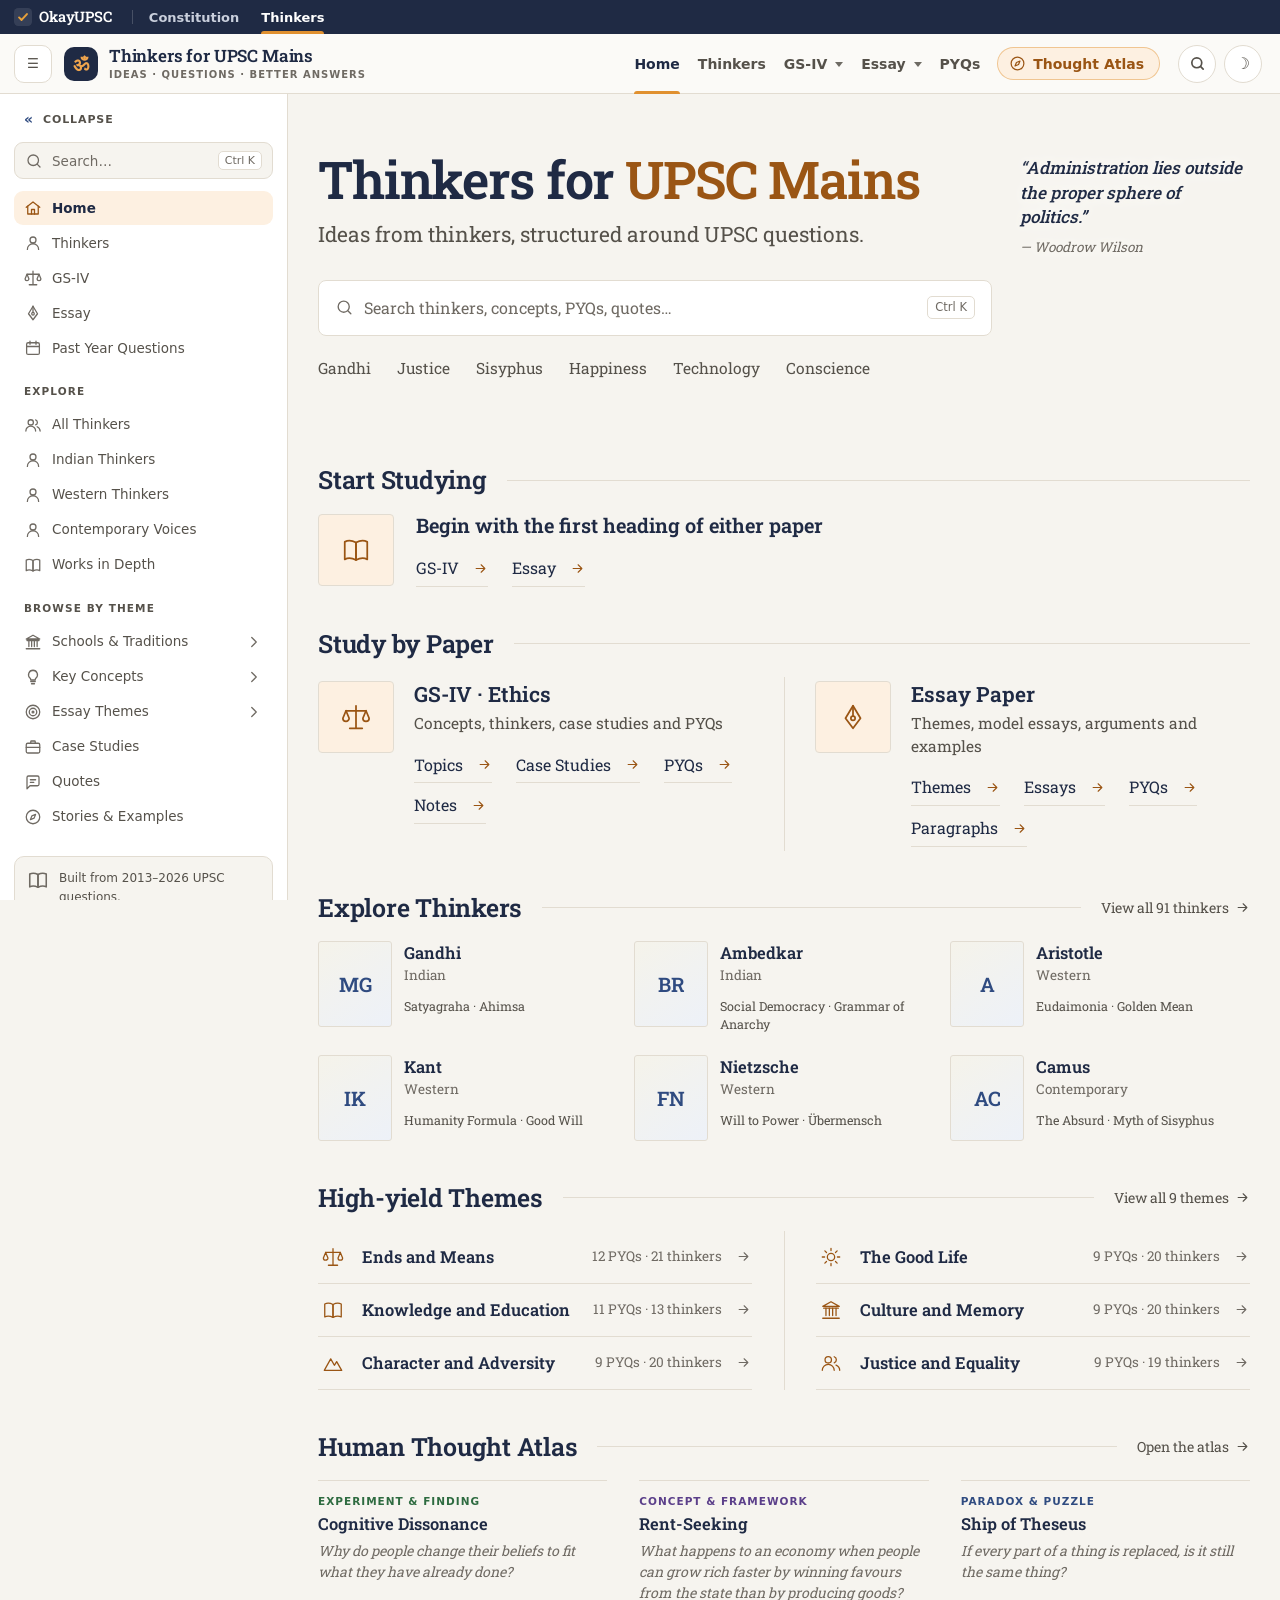
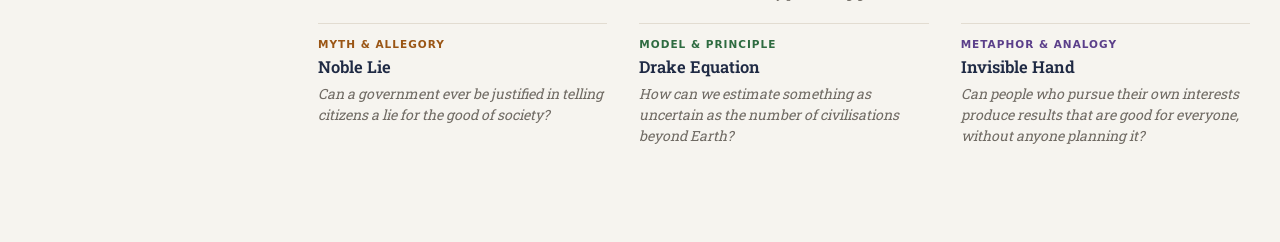
<file: index.html>
<!DOCTYPE html>
<html lang="en" data-theme="light">
<head>
<meta charset="utf-8">
<meta name="viewport" content="width=device-width, initial-scale=1">
<meta name="theme-color" content="#1F2A44">
<meta http-equiv="Cache-Control" content="no-store, no-cache, must-revalidate">
<meta http-equiv="Pragma" content="no-cache">
<meta http-equiv="Expires" content="0">
<title>Thinkers for UPSC Mains — Essay &amp; Ethics</title>
<meta name="description" content="Philosophers and thinkers asked in UPSC Essay and GS-IV Ethics, organised with core ideas, quotations and syllabus links.">
<!-- The app's logo: a simpler cut for browser tabs, the full one for phone home screens. -->
<link rel="icon" href="favicon-32.png" type="image/png" sizes="32x32">
<link rel="icon" href="favicon.svg" type="image/svg+xml">
<link rel="apple-touch-icon" href="apple-touch-icon.png">
<!-- Roboto Slab carries the headings and the reading text, as on the other two
     OkayUPSC sites. Both it and the Devanagari font come from fonts/. -->
<link rel="preload" href="fonts/roboto-slab-latin.woff2" as="font" type="font/woff2" crossorigin>
<!-- The stylesheet and scripts below are loaded with a fresh timestamp every visit,
     so an edited file is never served from a stale browser cache. -->
<script>
  document.write('<link rel="stylesheet" href="okay-ui.css?v=' + Date.now() + '">');
  document.write('<link rel="stylesheet" href="styles.css?v=' + Date.now() + '">');
</script>
<noscript><link rel="stylesheet" href="okay-ui.css"><link rel="stylesheet" href="styles.css"></noscript>
</head>
<body>

<a class="skip" href="#main">Skip to main content</a>
<nav class="ok-suite" aria-label="OkayUPSC">
  <a class="ok-home" href="https://okayupsc.com/"><svg viewBox="0 0 64 64" aria-hidden="true"><rect width="64" height="64" rx="15" fill="rgba(255,255,255,.1)"/><path d="M18 33.5l9 9 19-21" fill="none" stroke="#E8A13A" stroke-width="7" stroke-linecap="round" stroke-linejoin="round"/></svg>OkayUPSC</a>
  <span class="ok-sep" aria-hidden="true"></span>
  <a href="https://constitution.okayupsc.com/">Constitution</a>
  <a href="https://thinkers.okayupsc.com/" aria-current="page">Thinkers</a>
</nav>

<header class="topbar" id="topbar">
  <button class="icon-btn menu-btn" id="menuBtn" aria-label="Show or hide the navigation"
          aria-controls="sidebar" aria-expanded="true" title="Show or hide the navigation">&#9776;</button>
  <a class="brand" href="./" data-to="home|0|" title="Home">
    <div class="brand-mark">&#x0950;</div>
    <div class="brand-text">
      <h1>Thinkers for UPSC Mains</h1>
      <p>Ideas &middot; Questions &middot; Better answers</p>
    </div>
  </a>
  <!-- the sections, on a band that runs out to the right edge -->
  <div class="band">
    <nav class="topnav" id="topNav" aria-label="Sections"></nav>
    <button class="band-btn" id="searchBtn" aria-label="Search" aria-controls="searchBar"
            aria-expanded="false" title="Search (press /)">
      <svg width="17" height="17" viewBox="0 0 24 24" fill="none" stroke="currentColor" stroke-width="2.4" stroke-linecap="round">
        <circle cx="11" cy="11" r="7"></circle><path d="M20 20l-3.5-3.5"></path>
      </svg>
    </button>
    <button class="band-btn band-atlas" data-to="atlas|0|" aria-label="Human Thought Atlas" title="Human Thought Atlas">
      <svg width="18" height="18" viewBox="0 0 24 24" fill="none" stroke="currentColor" stroke-width="2" stroke-linecap="round" stroke-linejoin="round">
        <circle cx="12" cy="12" r="9"></circle><path d="m15.5 8.5-2 5-5 2 2-5z"></path>
      </svg>
    </button>
    <button class="band-btn" id="themeBtn" aria-label="Toggle theme" title="Toggle light / dark">&#9789;</button>
  </div>
  <div class="searchbar" id="searchBar">
    <div class="search-wrap">
      <svg width="16" height="16" viewBox="0 0 24 24" fill="none" stroke="currentColor" stroke-width="2.2" stroke-linecap="round">
        <circle cx="11" cy="11" r="7"></circle><path d="M20 20l-3.5-3.5"></path>
      </svg>
      <input id="search" type="search" placeholder="Search a thinker, idea, quote or theme…" autocomplete="off">
      <span class="kbd">Esc</span>
    </div>
  </div>
</header>

<div class="shell">
  <nav class="sidebar" id="sidebar">
    <button class="rail-btn" id="railBtn" aria-controls="sidebar" aria-expanded="true"
            title="Collapse the panel"><i>&laquo;</i><span>Collapse</span></button>
    <div id="viewNav"></div>
    <div class="side-label" id="catLabel">Schools &amp; Traditions</div>
    <div id="catNav"></div>
  </nav>

  <main class="main" id="main" tabindex="-1"></main>
</div>

<div class="overlay" id="overlay">
  <article class="sheet" id="sheet"></article>
</div>

<script>
  // async=false keeps them executing in this exact order.
  //
  // Locally we bust the cache on every load, so an edited file shows up on a
  // plain refresh. Once deployed that would be wasteful -- the data files are
  // well over a megabyte and never change between releases -- so a published
  // copy uses a fixed version instead and lets the browser cache properly.
  // Bump BUILD when the data files change.
  (function () {
    var BUILD = '2026-10-10e';
    var local = ['localhost', '127.0.0.1', '::1', ''].indexOf(location.hostname) !== -1
                || location.protocol === 'file:';
    var v = local ? Date.now() : BUILD;
    ['data.js', 'portraits.js', 'profiles.js',
     'works.js', 'worklab.js', 'covers.js', 'mcqs.js', 'answers.js', 'guides.js', 'essays.js','pyq.js', 'glossary.js', 'openouts.js', 'gs4pyq.js', 'gs4concepts.js', 'cases.js', 'gs4gloss.js', 'atlas.js', 'app.js'].forEach(function (f) {
      var s = document.createElement('script');
      s.src = f + '?v=' + v;
      s.async = false;
      document.head.appendChild(s);
    });
  })();
</script>
</body>
</html>
</file>
<file: okay-ui.css>
/* OkayUPSC: the look shared by okayupsc.com and its two study sites.

   Each site keeps a copy of this file next to its page. Edit the copy in the
   okayupsc repo only, then run `node tools/sync-ui.js` there to copy it into
   the Constitution and Thinkers sites.

   The file holds the colours, type, borders and shadows every site reads, and
   the navy suite bar at the top of every page that links the three sites.
   Each site maps its own variable names onto these.

   Dark mode follows the site's theme button where it has one (data-theme on
   <html>), and the phone's setting where it does not. */

/* Roboto Slab, served from each site's fonts folder so the app has it offline.
   One variable file holds every weight from 400 to 700. The latin-ext file
   carries the marks on transliterated words, such as ā, ṣ and ṇ. Licence:
   Apache 2.0, in fonts/LICENSE-roboto-slab.txt. */
@font-face {
  font-family: "Roboto Slab"; font-style: normal; font-weight: 400 700; font-display: swap;
  src: url("fonts/roboto-slab-latin-ext.woff2") format("woff2");
  unicode-range: U+0100-02BA, U+02BD-02C5, U+02C7-02CC, U+02CE-02D7, U+02DD-02FF, U+0304, U+0308, U+0329, U+1D00-1DBF, U+1E00-1E9F, U+1EF2-1EFF, U+2020, U+20A0-20AB, U+20AD-20C4, U+2113, U+2C60-2C7F, U+A720-A7FF;
}
@font-face {
  font-family: "Roboto Slab"; font-style: normal; font-weight: 400 700; font-display: swap;
  src: url("fonts/roboto-slab-latin.woff2") format("woff2");
  unicode-range: U+0000-00FF, U+0131, U+0152-0153, U+02BB-02BC, U+02C6, U+02DA, U+02DC, U+0304, U+0308, U+0329, U+2000-206F, U+20AC, U+2122, U+2191, U+2193, U+2212, U+2215, U+FEFF, U+FFFD;
}

:root {
  /* paper and ink */
  --ok-bg: #f6f4ef;            /* the page */
  --ok-surface: #ffffff;       /* cards and panels */
  --ok-surface-2: #fbfaf7;     /* the site header */
  --ok-sunk: #ece8df;          /* wells, inputs and quiet chips */
  --ok-ink: #1d1c1a;           /* body text */
  --ok-ink-2: #55514a;         /* secondary text */
  --ok-ink-3: #6f6a63;         /* captions and labels, 4.8:1 on the page */
  --ok-read-ink: #3a3835;      /* long reading text, a step softer than body ink */
  --ok-head: #1f2a44;          /* headings */
  --ok-line: #e2dcd1;
  --ok-line-2: #ece7de;

  /* the brand: navy for headings and the suite bar, saffron for rules,
     navy blue for links and the item you are on, saffron-brown for buttons */
  --ok-navy: #1f2a44;
  --ok-saffron: #e0902f;       /* rules and underlines, never small text */
  --ok-saffron-ink: #9a5514;   /* saffron as text: the captions over headings */
  --ok-saffron-soft: #fdf0e1;
  --ok-accent: #2f4b80;        /* links and the current item, 8.3:1 */
  --ok-accent-2: #4a6aa6;
  --ok-accent-soft: #edf1f8;
  --ok-cta: #a8501a;           /* filled buttons */
  --ok-cta-h: #8f4415;
  --ok-cta-ink: #ffffff;

  /* the suite bar, and the square mark beside each site's name */
  --ok-suite: #1f2a44;
  --ok-suite-ink: #c9cfdc;
  --ok-mark-bg: #1f2a44;
  --ok-mark-ink: #f0a54d;

  /* type: Roboto Slab for headings and reading, the system sans for menus,
     labels and buttons */
  --ok-serif: "Roboto Slab", Rockwell, Georgia, "Noto Serif", serif;
  --ok-sans: "Segoe UI", Inter, system-ui, -apple-system, Roboto, "Helvetica Neue", Arial, sans-serif;
  --ok-mono: "Cascadia Mono", "SF Mono", Consolas, "Liberation Mono", monospace;

  /* shape */
  --ok-r-sm: 8px;
  --ok-r: 12px;
  --ok-r-lg: 16px;
  --ok-r-mark: 10px;           /* the brand mark and the header's buttons */
  --ok-shadow: 0 1px 2px rgba(31, 26, 18, .05), 0 6px 22px rgba(31, 26, 18, .06);
  --ok-shadow-lg: 0 4px 12px rgba(31, 26, 18, .09), 0 24px 60px rgba(31, 26, 18, .14);

  /* the two bars at the top of every page */
  --ok-suite-h: 34px;
  --ok-header-h: 60px;
  --ok-suite-vis: 0px;         /* how much of the suite bar is on screen, set by each site's script */
}

@media (prefers-color-scheme: dark) {
  :root:not([data-theme="light"]) {
    --ok-bg: #16171a; --ok-surface: #1e2024; --ok-surface-2: #1b1d21; --ok-sunk: #121316;
    --ok-ink: #e8e6e1; --ok-ink-2: #b3afa7; --ok-ink-3: #8f8a82; --ok-head: #e6e8ef; --ok-read-ink: #dcd8d2;
    --ok-line: #2f3238; --ok-line-2: #26282d;
    --ok-saffron: #f0a54d; --ok-saffron-ink: #e8a55a; --ok-saffron-soft: #33261a;
    --ok-accent: #9fb5e3; --ok-accent-2: #bccbee; --ok-accent-soft: #212838;
    --ok-cta: #e8a55a; --ok-cta-h: #f0b672; --ok-cta-ink: #1b1a19;
    --ok-suite: #10141f; --ok-suite-ink: #aab3c5; --ok-mark-bg: #2a3553;
    --ok-shadow: 0 1px 2px rgba(0, 0, 0, .3), 0 6px 22px rgba(0, 0, 0, .28);
    --ok-shadow-lg: 0 4px 12px rgba(0, 0, 0, .4), 0 24px 60px rgba(0, 0, 0, .55);
  }
}
:root[data-theme="dark"] {
  --ok-bg: #16171a; --ok-surface: #1e2024; --ok-surface-2: #1b1d21; --ok-sunk: #121316;
  --ok-ink: #e8e6e1; --ok-ink-2: #b3afa7; --ok-ink-3: #8f8a82; --ok-head: #e6e8ef; --ok-read-ink: #dcd8d2;
  --ok-line: #2f3238; --ok-line-2: #26282d;
  --ok-saffron: #f0a54d; --ok-saffron-ink: #e8a55a; --ok-saffron-soft: #33261a;
  --ok-accent: #9fb5e3; --ok-accent-2: #bccbee; --ok-accent-soft: #212838;
  --ok-cta: #e8a55a; --ok-cta-h: #f0b672; --ok-cta-ink: #1b1a19;
  --ok-suite: #10141f; --ok-suite-ink: #aab3c5; --ok-mark-bg: #2a3553;
  --ok-shadow: 0 1px 2px rgba(0, 0, 0, .3), 0 6px 22px rgba(0, 0, 0, .28);
  --ok-shadow-lg: 0 4px 12px rgba(0, 0, 0, .4), 0 24px 60px rgba(0, 0, 0, .55);
}

/* ---------- the suite bar ----------
   A thin navy bar above each site's own header: OkayUPSC, then the two
   sites, with a saffron rule under the one you are on. It scrolls away with
   the page, and the site's header stays. */
.ok-suite {
  position: relative; z-index: 70;
  display: flex; align-items: center; gap: 2px;
  box-sizing: content-box;
  height: var(--ok-suite-h); padding: env(safe-area-inset-top, 0px) 10px 0;
  background: var(--ok-suite); color: var(--ok-suite-ink);
  font: 600 13px/1 var(--ok-sans);
  overflow-x: auto; scrollbar-width: none;
  -webkit-font-smoothing: antialiased;
}
.ok-suite::-webkit-scrollbar { display: none; }
.ok-suite a {
  position: relative; flex: none;
  display: inline-flex; align-items: center; gap: 7px;
  height: 100%; padding: 0 10px;
  color: inherit; text-decoration: none; white-space: nowrap;
  transition: color .15s ease;
}
.ok-suite a:hover { color: #fff; text-decoration: none; }
.ok-suite a:focus-visible { outline: 2px solid var(--ok-saffron); outline-offset: -4px; border-radius: 6px; }
.ok-suite a[aria-current="page"] { color: #fff; }
.ok-suite a[aria-current="page"]::after {
  content: ""; position: absolute; left: 10px; right: 10px; bottom: 0;
  height: 3px; border-radius: 3px 3px 0 0; background: var(--ok-saffron);
}
.ok-suite .ok-home { margin-right: 4px; padding-left: 4px; color: #fff; font: 600 14.5px/1 var(--ok-serif); letter-spacing: -.01em; }
.ok-suite .ok-home svg { width: 18px; height: 18px; flex: none; }
.ok-suite .ok-sep { flex: none; width: 1px; height: 14px; margin: 0 4px; background: rgba(255, 255, 255, .18); }

@media (prefers-reduced-motion: reduce) {
  .ok-suite a { transition: none; }
}
</file>
<file: styles.css>
/* ================= UPSC THINKERS — STYLES ================= */

/* The colours, type and shapes come from okay-ui.css, the look shared by the
   three OkayUPSC sites. The names below are this site's own, mapped onto it.
   Only what belongs to this site alone is set here. */
:root{
  --bg:var(--ok-bg);
  --bg-2:var(--ok-surface-2);
  --panel:var(--ok-surface);
  /* the brand gradient runs across both of these and carries white text, so it
     stays the same in either theme; --accent alone is too pale in dark mode */
  --brand-a:#2f4b80;
  --brand-b:#1f2a44;
  --ink:var(--ok-ink);
  --ink-2:var(--ok-ink-2);
  --ink-3:var(--ok-ink-3);
  --line:var(--ok-line);
  --line-2:var(--ok-line-2);
  --rail:var(--ok-surface);   /* the sidebar, a step lighter than the page */
  --accent:var(--ok-accent);
  --accent-2:var(--ok-accent-2);
  --accent-soft:var(--ok-accent-soft);
  --head:var(--ok-head);
  --saffron:var(--ok-saffron);
  --saffron-ink:var(--ok-saffron-ink);
  --saffron-soft:var(--ok-saffron-soft);
  --cta:var(--ok-cta);
  --cta-h:var(--ok-cta-h);
  --cta-ink:var(--ok-cta-ink);
  --hero:linear-gradient(180deg,#f3eee5,var(--ok-bg));
  --gold:#7d6a3c;
  --gold-soft:#f5f3ea;
  --shadow:var(--ok-shadow);
  --shadow-lg:var(--ok-shadow-lg);
  --radius:var(--ok-r);
  --serif:var(--ok-serif);
  --sans:var(--ok-sans);
  /* quotations are set in the sans so they stand apart from the serif reading */
  --quote:var(--ok-sans);
  --quote-ink:#2b2927;
  --sidebar-w:288px;
  --read:var(--ok-serif);
  --display:var(--ok-serif);
  --read-ink:var(--ok-read-ink);
  --band:var(--ok-navy);
  /* the masthead: the header paper every OkayUPSC site uses */
  --mast:var(--ok-surface-2);
  --mast-line:var(--ok-line);
  --mast-ink:var(--ok-ink-2);
  --mark-bg:var(--ok-mark-bg);
  --mark-ink:var(--ok-mark-ink);
}

html[data-theme="dark"]{
  --rail:#131316;      /* the sidebar, a step deeper than the page */
  --hero:linear-gradient(180deg,#1f1e1d,var(--ok-bg));
  --gold:#cbb47c;
  --gold-soft:#282318;
  --quote-ink:#eeeae4;
}

*{box-sizing:border-box;margin:0;padding:0}
html{scroll-behavior:smooth}
body{
  background:var(--bg);
  color:var(--ink);
  font-family:var(--sans);
  line-height:1.6;
  -webkit-font-smoothing:antialiased;
}
a{color:var(--accent);text-decoration:none}
button{font-family:inherit;cursor:pointer;border:none;background:none;color:inherit}
::selection{background:var(--accent);color:var(--panel)}

/* ---------------- Header ----------------
   A paper masthead: the page's own warm off-white, the name in navy at the
   left, the sections at the right with a saffron underline under the one you
   are in, and the Thought Atlas as a saffron pill of its own. The colour on the
   page comes from the pictures in the header bands below it. */
.topbar{
  position:sticky;top:0;z-index:60;
  display:flex;align-items:center;gap:12px;
  height:var(--ok-header-h);padding:0 0 0 14px;
  background:var(--mast);color:var(--head);
  border-bottom:1px solid var(--mast-line);
}
.skip{
  position:absolute;left:12px;top:-52px;z-index:90;
  padding:8px 14px;border-radius:8px;background:var(--band);color:#fff;
  font-size:13px;font-weight:600;transition:top .15s}
.skip:focus{top:12px}

.brand{display:flex;align-items:center;gap:11px;flex-shrink:0;min-width:0;color:inherit}
.brand:focus-visible{outline:2px solid var(--saffron);outline-offset:3px;border-radius:8px}
.brand-mark{
  width:34px;height:34px;border-radius:var(--ok-r-mark);flex-shrink:0;
  background:var(--mark-bg);color:var(--mark-ink);
  display:grid;place-items:center;
  font-family:var(--serif);font-size:19px;font-weight:700;line-height:1;
}
.brand-text h1{
  font:600 17px/1.1 var(--serif);letter-spacing:-.01em;
  color:var(--head);white-space:nowrap}
.brand-text p{
  font-size:10px;font-weight:600;color:var(--ink-3);letter-spacing:.1em;text-transform:uppercase;
  margin-top:3px;line-height:1.15;white-space:nowrap}

.band{
  position:relative;align-self:stretch;margin-left:auto;
  display:flex;align-items:center;gap:8px;
  padding:0 18px 0 24px;color:var(--head)}

.topnav{align-self:stretch;margin-right:6px}
.tn-list{display:flex;height:100%;list-style:none}
.tn{position:relative;display:flex}
.tn-btn{
  position:relative;display:flex;align-items:center;gap:8px;height:100%;
  padding:0 11px;font:600 14.5px/1 var(--sans);
  color:var(--mast-ink);white-space:nowrap;transition:color .15s}
.tn:hover .tn-btn,.tn:focus-within .tn-btn,.tn.open .tn-btn,.tn.on .tn-btn{color:var(--head)}
/* a saffron bar under the section you are in; a fainter one under the menu you are in */
.tn-btn::after{
  content:"";position:absolute;left:11px;right:11px;bottom:-1px;height:3px;
  border-radius:3px 3px 0 0;background:var(--saffron);opacity:0;transition:opacity .15s}
.tn:hover .tn-btn::after,.tn:focus-within .tn-btn::after,.tn.open .tn-btn::after{opacity:.5}
.tn.on .tn-btn::after{opacity:1}
.tn-btn:focus-visible{outline:2px solid var(--saffron);outline-offset:-8px;border-radius:10px}
/* the Thought Atlas: a saffron pill with a compass, set apart from the sections */
.tn-feature{align-items:center;margin:0 4px 0 8px}
.tn-feature .tn-btn{
  height:auto;gap:7px;padding:7px 15px 7px 11px;border-radius:20px;
  border:1px solid color-mix(in srgb,var(--saffron) 45%,transparent);background:var(--saffron-soft);color:var(--saffron-ink);font-weight:600}
.tn-feature .tn-btn .ic{width:17px;height:17px}
.tn-feature .tn-btn::after{display:none}
.tn-feature:hover .tn-btn,.tn-feature:focus-within .tn-btn{border-color:var(--saffron);color:var(--saffron-ink)}
.tn-feature.on .tn-btn{background:var(--cta);border-color:var(--cta);color:var(--cta-ink)}
.tn-feature .tn-btn:focus-visible{outline-offset:2px;border-radius:20px}
.tn-caret{
  width:0;height:0;margin-top:2px;opacity:.85;
  border-left:4px solid transparent;border-right:4px solid transparent;border-top:5px solid currentColor}

.dd{
  display:none;position:absolute;top:100%;left:0;z-index:80;
  min-width:300px;padding:6px;
  background:var(--panel);border:1px solid var(--line);border-top:3px solid var(--saffron);
  border-radius:0 0 var(--ok-r) var(--ok-r);box-shadow:var(--shadow-lg)}
.tn:last-child .dd{left:auto;right:0}
@media (hover:hover){ .topnav:not(.shut) .tn:hover > .dd{display:block} }
.topnav:not(.shut) .tn:focus-within > .dd,.tn.open > .dd{display:block}
.dd ul{list-style:none}
.dd-item{
  display:block;width:100%;text-align:left;padding:9px 12px;border-radius:8px;
  transition:background .12s}
.dd-item b{
  display:block;font-family:var(--sans);font-size:14.5px;font-weight:600;
  line-height:1.35;color:var(--ink)}
.dd-item span{display:block;margin-top:2px;font-size:12.5px;line-height:1.45;color:var(--ink-2)}
.dd-item:hover,.dd-item:focus-visible{background:var(--accent-soft)}
.dd-item:hover b,.dd-item:focus-visible b{color:var(--accent)}
.dd-item:focus-visible{outline:none;box-shadow:inset 0 0 0 2px var(--accent)}

.band-btn{
  width:38px;height:38px;border-radius:50%;display:grid;place-items:center;flex-shrink:0;
  border:1px solid var(--mast-line);background:var(--panel);color:var(--ink-2);font-size:16px;transition:.15s}
.band-btn:hover{background:var(--saffron-soft);border-color:var(--saffron);color:var(--saffron-ink)}
/* on a narrow screen the sections leave for the drawer, but the atlas keeps a button */
.band-atlas{display:none;border-color:color-mix(in srgb,var(--saffron) 50%,transparent);background:var(--saffron-soft);color:var(--saffron-ink)}
.band-btn:focus-visible{outline:2px solid var(--saffron);outline-offset:2px}

/* search drops out of the band's end, and stays open while it holds a query */
.searchbar{
  display:none;position:absolute;top:100%;right:14px;z-index:85;
  width:min(560px,calc(100vw - 28px));padding:10px;
  background:var(--panel);border:1px solid var(--line);border-top:0;
  border-radius:0 0 var(--ok-r) var(--ok-r);box-shadow:var(--shadow-lg)}
.searchbar.open{display:block}
.search-wrap{position:relative}
.search-wrap svg{position:absolute;left:13px;top:50%;transform:translateY(-50%);color:var(--ink-3)}
#search{
  width:100%;padding:10px 62px 10px 38px;
  border:1px solid var(--line);border-radius:10px;
  background:var(--panel);color:var(--ink);font-size:14px;
  transition:border-color .15s, box-shadow .15s;
}
#search:focus{outline:none;border-color:var(--accent);box-shadow:0 0 0 3px var(--accent-soft)}
#search::placeholder{color:var(--ink-3)}
.kbd{
  position:absolute;right:10px;top:50%;transform:translateY(-50%);
  font-size:11px;color:var(--ink-3);border:1px solid var(--line);
  border-radius:5px;padding:1px 6px;background:var(--bg);pointer-events:none;
}
.icon-btn{
  width:38px;height:38px;border-radius:10px;display:grid;place-items:center;
  border:1px solid var(--line);background:var(--panel);color:var(--ink-2);
  transition:.15s;flex-shrink:0;
}
.icon-btn:hover{border-color:var(--saffron);color:var(--saffron-ink)}

/* the menu button collapses the sidebar on a wide screen and opens the drawer
   on a narrow one, so one control means one thing: show me the navigation */
.menu-btn{display:grid}
.topbar .menu-btn{background:var(--panel);border-color:var(--mast-line);color:var(--ink-2)}
.topbar .menu-btn:hover{border-color:var(--saffron);color:var(--saffron-ink)}
.topbar .menu-btn:focus-visible{outline:2px solid var(--saffron);outline-offset:2px}

/* The band gives up air first, then the name steps back to its mark, and only
   then do the sections leave for the drawer, which already lists them all. */
@media (max-width:1340px){
  .tn-btn{padding:0 9px;font-size:14px}
  .tn-btn::after{left:9px;right:9px}
  .band{padding-left:16px}
}
@media (max-width:1260px) and (min-width:1001px){ .brand-text{display:none} }
@media (max-width:1000px){ .topnav{display:none} .band-atlas{display:grid} }

/* ---------------- Layout ---------------- */
.shell{display:flex;align-items:flex-start;max-width:1560px;margin:0 auto}

.sidebar{
  width:var(--sidebar-w);flex-shrink:0;
  position:sticky;top:var(--ok-header-h);
  height:calc(100vh - var(--ok-header-h) - var(--ok-suite-vis));overflow-y:auto;
  padding:12px 14px 40px;
  background:var(--rail);
  border-right:1px solid var(--line);
}
/* the panel's own control, where a reader looks for it */
.rail-btn{
  display:flex;align-items:center;gap:9px;width:100%;
  padding:6px 10px;margin-bottom:10px;border:0;border-radius:8px;
  background:none;color:var(--ink-3);cursor:pointer;
  font-family:var(--sans);font-size:11px;font-weight:700;
  letter-spacing:.9px;text-transform:uppercase;transition:.13s}
.rail-btn:hover{background:var(--line-2);color:var(--accent)}
.rail-btn:focus-visible{outline:2px solid var(--accent);outline-offset:1px}
.rail-btn i{font-style:normal;font-size:14px;line-height:1;color:var(--accent)}
/* the panel now sits on a deeper ground, so its small text steps up a shade */
.rail-btn,.sidebar .side-label,.sidebar .syl-no{color:var(--ink-2)}
@media (min-width:881px){
  html[data-side="off"] .rail-btn{justify-content:center;padding:8px 0}
  html[data-side="off"] .rail-btn span{display:none}
  html[data-side="off"] .sidebar{
    width:58px;padding-left:8px;padding-right:8px;overflow-x:hidden}
  html[data-side="off"] .nav-name,
  html[data-side="off"] .nav-count,
  html[data-side="off"] .side-label{display:none}
  html[data-side="off"] .nav-item{justify-content:center;padding:9px 0}
  html[data-side="off"] .nav-ico{width:auto;font-size:16px}
  html[data-side="off"] .syl-no{font-size:12px}
  html[data-side="off"] #catNav{
    margin-top:10px;padding-top:10px;border-top:1px solid var(--line)}
  html[data-side="off"] .nav-back .nav-ico{color:var(--accent)}
}
/* With the header band carrying the sections, a wide screen's sidebar keeps only
   the schools and traditions (and, inside a map, its headings). Below 1001px the
   band has no room for the sections, so the drawer goes on listing them. */
@media (min-width:1001px){
  .sidebar .nav-back{display:none}   /* .nav-item sets display later on */
  #catLabel{margin-top:4px}
  html[data-side="off"] #catNav{margin-top:0;padding-top:0;border-top:0}
}
.sidebar::-webkit-scrollbar{width:8px}
.sidebar::-webkit-scrollbar-thumb{background:var(--line);border-radius:4px}

.side-label{
  font-size:10.5px;font-weight:700;letter-spacing:1.1px;text-transform:uppercase;
  color:var(--ink-3);padding:0 10px;margin:18px 0 8px;
}
#viewNav > .side-label:first-child{margin-top:0}
.nav-item + .side-label{margin-top:18px}
.side-label:first-child{margin-top:0}

.nav-item{
  display:flex;align-items:center;gap:10px;width:100%;
  padding:8px 10px;border-radius:9px;text-align:left;
  font-size:13.5px;color:var(--ink-2);transition:.13s;margin-bottom:1px;
}
.nav-item:hover{background:var(--line-2);color:var(--ink)}
.nav-item.active{background:var(--saffron-soft);color:var(--head);font-weight:600}
.nav-item.active .nav-count{background:rgba(154,85,20,.12);color:var(--saffron-ink)}
html[data-theme="dark"] .nav-item.active .nav-count{background:rgba(232,165,90,.18)}
.nav-ico{font-size:15px;width:20px;text-align:center;flex-shrink:0}
.nav-name{flex:1;line-height:1.3}
.nav-count{
  font-size:11px;font-weight:600;padding:1px 7px;border-radius:20px;
  background:var(--line-2);color:var(--ink-2);flex-shrink:0;
}
/* the sidebar outside a map: line icons, the section you are in on a saffron
   wash, and three browse groups that fold open */
.nav-item > .ic.nav-ico{width:18px;height:18px;color:var(--ink-3)}
.nav-item.active > .ic.nav-ico{color:var(--saffron-ink)}
.nav-item.sub.active{background:none;color:var(--saffron-ink)}
.nav-chev{width:15px;height:15px;margin-left:auto;color:var(--ink-3);transition:transform .15s}
.nav-fold[aria-expanded="true"] .nav-chev{transform:rotate(90deg)}
.nav-kids{margin:2px 0 6px 19px;padding-left:10px;border-left:1px solid var(--line)}
.nav-kid{
  display:flex;align-items:baseline;justify-content:space-between;gap:8px;width:100%;
  padding:5px 8px;border:0;border-radius:7px;background:none;text-align:left;cursor:pointer;
  font:13px/1.4 var(--sans);color:var(--ink-2)}
.nav-kid:hover{background:var(--line-2);color:var(--ink)}
.nav-kid.on{color:var(--saffron-ink);font-weight:600}
.nav-kid i{font-style:normal;font-size:11px;color:var(--ink-3)}
.nav-kid:focus-visible,.side-search:focus-visible{outline:2px solid var(--saffron);outline-offset:1px}
.side-search{
  display:flex;align-items:center;gap:9px;width:100%;margin:0 0 12px;padding:8px 10px;
  border:1px solid var(--line);border-radius:9px;background:var(--bg);color:var(--ink-3);
  font:13.5px/1.2 var(--sans);text-align:left;cursor:pointer;transition:.13s}
.side-search:hover{border-color:var(--saffron)}
.side-search span{flex:1}
.side-search kbd{
  font:11px/1.4 var(--sans);padding:1px 6px;border:1px solid var(--line);border-radius:5px;
  background:var(--panel);color:var(--ink-3)}
.side-foot{
  display:flex;gap:10px;align-items:flex-start;margin:22px 0 0;padding:12px;
  border:1px solid var(--line);border-radius:10px;background:var(--bg)}
.side-foot .ic{width:22px;height:22px;color:var(--ink-3)}
.side-foot p{font:12px/1.55 var(--sans);color:var(--ink-2)}
@media (min-width:881px){
  html[data-side="off"] .side-search{justify-content:center;padding:8px 0}
  html[data-side="off"] .side-search span,
  html[data-side="off"] .side-search kbd,
  html[data-side="off"] .nav-chev,
  html[data-side="off"] .nav-kids,
  html[data-side="off"] .side-foot{display:none}
}

.main{flex:1;min-width:0;padding:26px 30px 80px}

/* ---------------- Section head + filters ---------------- */
.sec-head{margin-bottom:18px}
/* every page heading stands in ink blue behind a saffron rule; where a small
   label sits over it, the rule runs down beside both so they read as one */
.sec-head h3{
  font-family:var(--serif);font-size:23px;font-weight:600;letter-spacing:-.3px;
  color:var(--head);border-left:4px solid var(--saffron);padding-left:14px}
.sec-head p{color:var(--ink-2);font-size:14px;margin-top:3px;max-width:720px}

.chips{display:flex;gap:7px;flex-wrap:wrap;margin:14px 0 20px}
.chip{
  padding:5px 13px;border-radius:20px;font-size:12.5px;font-weight:500;
  border:1px solid var(--line);background:var(--panel);color:var(--ink-2);transition:.13s;
}
.chip:hover{border-color:var(--accent);color:var(--accent)}
.chip.on{background:var(--accent);border-color:var(--accent);color:var(--panel)}

/* ---------------- The front page ----------------
   A hero with the site search and a statue fading in from the right, then the
   reader's place, the two papers, six thinkers and the most-asked themes. The
   pictures are public-domain and CC0 photographs from Wikimedia Commons: Rodin's
   Thinker (National Gallery of Art), Aristotle (Palazzo Altemps) and a pen nib. */
.art-thinker{background-image:url("https://upload.wikimedia.org/wikipedia/commons/thumb/a/a1/Auguste_Rodin%2C_The_Thinker_%28Le_Penseur%29%2C_model_1880%2C_cast_1901%2C_NGA_1005.jpg/960px-Auguste_Rodin%2C_The_Thinker_%28Le_Penseur%29%2C_model_1880%2C_cast_1901%2C_NGA_1005.jpg")}
.art-aristotle{background-image:url("https://upload.wikimedia.org/wikipedia/commons/thumb/a/ae/Aristotle_Altemps_Inv8575.jpg/500px-Aristotle_Altemps_Inv8575.jpg")}
.art-pen{background-image:url("https://upload.wikimedia.org/wikipedia/commons/thumb/e/e7/Fountain_pen_nib_%28Unsplash%29.jpg/500px-Fountain_pen_nib_%28Unsplash%29.jpg")}

.ic{
  width:18px;height:18px;flex-shrink:0;fill:none;stroke:currentColor;stroke-width:1.7;
  stroke-linecap:round;stroke-linejoin:round}

.hero{
  --art:min(27%,330px);   /* the statue's strip at the right; the quote stands just left of it */
  position:relative;isolation:isolate;overflow:hidden;
  display:grid;grid-template-columns:minmax(0,1fr) 200px;gap:28px;align-items:start;
  margin:-26px -30px 0;padding:46px calc(var(--art) + 4px) 34px 30px;
  background:var(--hero);border-bottom:1px solid var(--line)}
/* multiply lets the photograph's grey ground take on the page's warm colour */
.hero-art{
  position:absolute;z-index:-1;top:0;right:0;bottom:0;width:calc(var(--art) + 70px);
  background-repeat:no-repeat;background-size:cover;background-position:50% 22%;
  -webkit-mask-image:linear-gradient(90deg,transparent 0,#000 40%);
          mask-image:linear-gradient(90deg,transparent 0,#000 40%);
  mix-blend-mode:multiply;opacity:.7;filter:sepia(.4) saturate(.85)}
.hero-body{min-width:0}
.hero-t{
  font-family:var(--read);font-size:clamp(30px,4.2vw,46px);font-weight:600;line-height:1.1;
  letter-spacing:-.6px;color:var(--head)}
.hero-s{
  font-family:var(--read);font-size:clamp(16px,1.6vw,19px);line-height:1.5;
  color:var(--ink-2);margin:10px 0 22px}
.hero-q{
  margin-top:14px;padding:0;border:0;background:none;text-align:left;cursor:pointer;
  font-family:var(--read);color:var(--ink-2)}
.hero-q q{display:block;font-style:italic;font-size:17px;line-height:1.5;color:var(--head)}
.hero-q span{display:block;margin-top:8px;font:500 12.5px/1.4 var(--sans);color:var(--ink-3)}
.hero-q:hover q{color:var(--saffron-ink)}
.hero-q:focus-visible{outline:2px solid var(--saffron);outline-offset:4px;border-radius:4px}

.hsearch{
  display:flex;align-items:center;gap:10px;max-width:720px;padding:5px 5px 5px 16px;
  background:var(--panel);border:1px solid var(--line);border-radius:12px;box-shadow:var(--shadow)}
.hsearch:focus-within{border-color:var(--saffron);box-shadow:0 0 0 3px var(--saffron-soft),var(--shadow)}
.hsearch > .ic{width:19px;height:19px;color:var(--ink-3)}
.hsearch input{
  flex:1;min-width:0;border:0;outline:0;background:none;color:var(--ink);
  font:15px/1.4 var(--sans);padding:10px 0}
.hsearch input::placeholder{color:var(--ink-3)}
.hsearch input::-webkit-search-cancel-button{cursor:pointer}

.hero-pop{display:flex;flex-wrap:wrap;align-items:center;gap:8px;margin-top:16px;max-width:720px}
.hero-pop > span{font:600 12.5px/1 var(--sans);color:var(--ink-2);margin-right:2px}
.pop{
  padding:6px 12px;border:1px solid var(--line);border-radius:7px;background:var(--panel);
  font:500 12.5px/1.2 var(--sans);color:var(--ink-2);cursor:pointer;transition:.13s}
.pop:hover{border-color:var(--saffron);background:var(--saffron-soft);color:var(--saffron-ink)}

/* the two buttons of the page: a filled one to go, an outlined one to explore */
.cta{
  display:inline-flex;align-items:center;justify-content:center;gap:8px;padding:10px 20px;
  border:0;border-radius:9px;background:var(--cta);color:var(--cta-ink);
  font:600 14px/1.2 var(--sans);white-space:nowrap;cursor:pointer;transition:.15s}
.cta:hover{background:var(--cta-h)}
.obtn{
  display:inline-flex;align-items:center;gap:8px;padding:9px 16px;
  border:1px solid var(--saffron);border-radius:9px;background:var(--saffron-soft);color:var(--saffron-ink);
  font:600 13.5px/1.2 var(--sans);white-space:nowrap;cursor:pointer;transition:.15s}
.obtn:hover{background:var(--saffron);color:var(--band)}
.cta .ic,.obtn .ic,.hb-link .ic{width:16px;height:16px}
.cta:focus-visible,.obtn:focus-visible,.pop:focus-visible,.hb-link:focus-visible,
.tcard:focus-visible,.topic:focus-visible,.srow:focus-visible{outline:2px solid var(--saffron);outline-offset:2px}

.home{max-width:1240px}
.hblock{margin-top:28px}
.hb-head{display:flex;align-items:flex-end;justify-content:space-between;gap:16px;margin-bottom:14px}
.hb-t{
  font-family:var(--read);font-size:21px;font-weight:600;line-height:1.25;color:var(--head);
  border-left:4px solid var(--saffron);padding-left:12px}
.hb-t small{margin-left:6px;font:600 12px/1 var(--sans);color:var(--ink-3);vertical-align:middle}
.hb-s{font-family:var(--read);font-size:14px;line-height:1.5;color:var(--ink-2);margin-top:5px;padding-left:16px}
.hb-link{
  display:inline-flex;align-items:center;gap:6px;padding:4px 0;border:0;background:none;
  font:600 13px/1.3 var(--sans);color:var(--accent);white-space:nowrap;cursor:pointer}
.hb-link:hover{color:var(--saffron-ink)}

.cont{
  display:grid;grid-template-columns:112px minmax(0,1fr) auto;align-items:center;gap:20px;
  padding:14px 20px 14px 14px;background:var(--panel);border:1px solid var(--line);
  border-radius:12px;box-shadow:var(--shadow)}
.cont-art{
  width:112px;height:84px;border-radius:8px;background-color:var(--line-2);
  background-size:cover;background-position:center 28%;filter:sepia(.2)}
.cont-t{display:flex;align-items:center;flex-wrap:wrap;gap:6px 10px}
.cont-t b{font-family:var(--read);font-size:19px;font-weight:600;line-height:1.3;color:var(--head)}
.cont-tag{
  font:600 11.5px/1 var(--sans);color:var(--saffron-ink);background:var(--saffron-soft);
  border-radius:6px;padding:5px 9px}
.cont-w{font-family:var(--read);font-size:14px;line-height:1.5;color:var(--ink-2);margin-top:4px}
.cont-bar{height:6px;max-width:520px;margin-top:12px;border-radius:6px;background:var(--line-2);overflow:hidden}
.cont-bar i{display:block;height:100%;border-radius:6px;background:var(--saffron)}
.cont-n{display:flex;justify-content:space-between;gap:12px;max-width:520px;margin-top:6px;font:500 12px/1.4 var(--sans);color:var(--ink-3)}
.cont-n b{color:var(--ink-2)}
.cont-go{display:flex;flex-wrap:wrap;gap:8px}

.pcards{display:grid;grid-template-columns:repeat(auto-fit,minmax(min(100%,380px),1fr));gap:18px}
.pcard{
  position:relative;isolation:isolate;overflow:hidden;
  display:flex;flex-direction:column;align-items:flex-start;padding:22px 24px;
  background:var(--panel);border:1px solid var(--line);border-radius:12px;box-shadow:var(--shadow)}
.pcard-art{
  position:absolute;z-index:-1;top:0;right:0;width:48%;height:132px;
  background-size:cover;background-position:center 30%;
  -webkit-mask-image:radial-gradient(ellipse 100% 100% at 100% 0,#000 35%,transparent 80%);
          mask-image:radial-gradient(ellipse 100% 100% at 100% 0,#000 35%,transparent 80%);
  mix-blend-mode:multiply;opacity:.5;filter:sepia(.35)}
.pcard-h{display:flex;gap:16px;align-items:flex-start;max-width:72%}
.pcard-ico{
  flex:0 0 auto;width:52px;height:52px;border-radius:11px;display:grid;place-items:center;
  background:var(--saffron-soft);color:var(--saffron-ink)}
.pcard-ico .ic{width:26px;height:26px}
.pcard h4{font-family:var(--read);font-size:23px;font-weight:600;line-height:1.2;color:var(--head)}
.pcard-h p{font-family:var(--read);font-size:14.5px;line-height:1.5;color:var(--ink-2);margin-top:5px}
/* where each paper's material lives: plain named links, a quiet tile each */
.pcard-links{display:grid;grid-template-columns:repeat(2,minmax(0,1fr));gap:10px;width:100%;margin-top:22px}
.pcard-links button{
  display:flex;align-items:center;gap:10px;min-height:48px;padding:9px 12px 9px 9px;text-align:left;
  background:var(--bg);border:1px solid var(--line);border-radius:10px;cursor:pointer;
  transition:border-color .15s,background .15s}
.pl-ico{
  flex:0 0 auto;width:30px;height:30px;border-radius:8px;display:grid;place-items:center;
  background:var(--saffron-soft);color:var(--saffron-ink)}
.pl-ico .ic{width:16px;height:16px}
.pcard-links b{flex:1;min-width:0;font:600 15px/1.25 var(--read);color:var(--head)}
.pcard-links button > .ic{flex:0 0 auto;width:15px;height:15px;color:var(--ink-3);transition:transform .15s,color .15s}
.pcard-links button:hover{border-color:var(--saffron);background:var(--panel)}
.pcard-links button:hover > .ic{color:var(--saffron-ink);transform:translateX(2px)}
.pcard-links button:focus-visible{outline:2px solid var(--saffron);outline-offset:2px}

.tcards{display:grid;grid-template-columns:repeat(auto-fill,minmax(min(100%,150px),1fr));gap:12px}
.tcard{
  display:flex;flex-direction:column;gap:10px;padding:12px;text-align:left;
  background:var(--panel);border:1px solid var(--line);border-radius:10px;box-shadow:var(--shadow);
  cursor:pointer;transition:.15s}
.tcard:hover{border-color:var(--saffron);box-shadow:var(--shadow-lg);transform:translateY(-2px)}
.tcard-top{display:flex;gap:10px;align-items:flex-start}
.tcard .portrait{width:58px;height:66px;border-radius:7px}
.tcard .portrait img{filter:grayscale(1)}
.tcard:hover .portrait img{filter:none}
.tcard-id{min-width:0}
.tcard-id b{display:block;font-family:var(--read);font-size:15.5px;font-weight:600;line-height:1.3;color:var(--head)}
.tcard-id span{font:12.5px/1.4 var(--sans);color:var(--ink-3)}
.tcard-tags{display:flex;flex-wrap:wrap;gap:5px}
.tcard-tags span{font:500 11.5px/1.3 var(--sans);color:var(--ink-2);background:var(--line-2);border-radius:5px;padding:4px 8px}

.topics{display:grid;grid-template-columns:repeat(auto-fill,minmax(min(100%,200px),1fr));gap:12px}
.topic{
  display:flex;align-items:center;gap:12px;padding:14px;text-align:left;
  background:var(--panel);border:1px solid var(--line);border-radius:10px;box-shadow:var(--shadow);
  cursor:pointer;transition:.15s}
.topic:hover{border-color:var(--saffron);transform:translateY(-2px)}
.topic-ico{flex:0 0 auto;width:40px;height:40px;border-radius:50%;display:grid;place-items:center}
.topic-ico .ic{width:20px;height:20px}
.topic-t b{display:block;font-family:var(--read);font-size:14.5px;font-weight:600;line-height:1.3;color:var(--head)}
.topic-t small{display:block;margin-top:3px;font:12px/1.4 var(--sans);color:var(--ink-3)}
.tone-0{background:#fdefe0;color:#a8581a}
.tone-1{background:#e9eef7;color:#2f4b80}
.tone-2{background:#fbf3d9;color:#86660e}
.tone-3{background:#e7f3ea;color:#2e6b40}
.tone-4{background:#efeaf6;color:#5b3f8a}
.tone-5{background:#e6f1f3;color:#1f6470}
html[data-theme="dark"] .tone-0{background:rgba(232,165,90,.16);color:#f0b672}
html[data-theme="dark"] .tone-1{background:rgba(159,181,227,.16);color:#b6c8ee}
html[data-theme="dark"] .tone-2{background:rgba(226,196,110,.16);color:#e6cd7c}
html[data-theme="dark"] .tone-3{background:rgba(126,196,146,.16);color:#9ad3aa}
html[data-theme="dark"] .tone-4{background:rgba(178,152,222,.16);color:#c8b4ea}
html[data-theme="dark"] .tone-5{background:rgba(120,190,202,.16);color:#9fd2db}

/* the photographs sit on a dark page as faint grey prints */
html[data-theme="dark"] .hero-art,
html[data-theme="dark"] .pcard-art{mix-blend-mode:normal;opacity:.16;filter:grayscale(1)}
html[data-theme="dark"] .cont-art{filter:grayscale(.4) brightness(.85)}

/* ---------------- The front page, quietly ----------------
   Fewer boxes and more air: a display serif for names and headings, hairline
   rules beside each heading, links set as underlined words with an arrow, and
   lists in place of cards. The statue stands larger in the hero and fades into
   the page. In the dark theme the page reads as ink and gold. */
.hero.hero-home{
  --art:min(44%,560px);
  grid-template-columns:minmax(0,1fr) 230px;padding:58px 30px 40px;
  background:none;border-bottom:0}
.hero-home .hero-body{max-width:780px}
.hero-home .hero-art{
  width:calc(var(--art) + 120px);background-position:60% 18%;
  -webkit-mask-image:linear-gradient(90deg,transparent 0,#000 45%),linear-gradient(0deg,transparent 0,#000 30%);
          mask-image:linear-gradient(90deg,transparent 0,#000 45%),linear-gradient(0deg,transparent 0,#000 30%);
  -webkit-mask-composite:source-in;mask-composite:intersect;opacity:.55}
html[data-theme="dark"] .hero-home .hero-art{opacity:.62;filter:grayscale(.55) sepia(.35) brightness(.5) contrast(1.15)}
.hero-home .hero-t{font:600 clamp(34px,4.6vw,52px)/1.06 var(--display);letter-spacing:-.022em;color:var(--head)}
.hero-home .hero-t span{color:var(--saffron-ink)}
.hero-home .hero-s{margin:12px 0 30px;font:400 clamp(17px,1.7vw,21px)/1.45 var(--serif);color:var(--ink-2)}
.hero-home .hsearch{max-width:700px;padding:4px 16px;background:var(--panel);border-color:var(--line);border-radius:8px;box-shadow:none}
html[data-theme="dark"] .hero-home .hsearch{background:rgba(25,24,23,.72)}
.hero-home .hsearch:focus-within{border-color:var(--saffron);box-shadow:0 0 0 3px var(--saffron-soft)}
.hero-home .hsearch input{font:16px/1.4 var(--serif);padding:12px 0}
.hs-kbd{
  flex:0 0 auto;padding:3px 7px;border:1px solid var(--line);border-radius:5px;
  font:500 11.5px/1.3 var(--sans);color:var(--ink-3);background:none;white-space:nowrap}
@media (hover:none){ .hs-kbd{display:none} }
.hero-home .hero-pop{gap:6px 26px;margin-top:18px}
.hero-home .pop{
  padding:4px 0;border:0;border-bottom:1px solid transparent;border-radius:0;background:none;
  font:400 15.5px/1.3 var(--serif);color:var(--ink-2)}
.hero-home .pop:hover{background:none;border-bottom-color:var(--saffron);color:var(--saffron-ink)}
.hero-home .hero-q{margin-top:4px;text-align:left}
.hero-home .hero-q q{font:italic 500 17px/1.45 var(--display);color:var(--head)}
.hero-home .hero-q span{font:italic 400 13.5px/1.4 var(--serif);color:var(--ink-3)}
.hero-home .hero-q q,.hero-home .hero-q span{text-shadow:0 0 18px var(--bg),0 0 6px var(--bg),0 0 2px var(--bg)}

.home{max-width:1240px}
.home .hblock{margin-top:42px}
.home .hb-head{align-items:center;gap:20px;margin-bottom:18px}
.home .hb-head > :first-child{flex:1;min-width:0;display:flex;align-items:center;gap:20px}
.home .hb-head > :first-child::after{content:"";flex:1;height:1px;background:var(--line)}
.home .hb-t{border:0;padding:0;font:600 clamp(21px,2vw,25px)/1.2 var(--display);letter-spacing:-.01em;white-space:nowrap}
.home .hb-link{font:400 14px/1.3 var(--serif);color:var(--ink-2)}
.home .hb-link:hover{color:var(--saffron-ink)}
.home .hb-link .ic{width:15px;height:15px}

/* a square tile carries each section's mark in gold */
.cont-tile,.home .pcard-ico{
  flex:0 0 auto;display:grid;place-items:center;width:76px;height:72px;border-radius:4px;
  background:var(--saffron-soft);border:1px solid var(--line);color:var(--saffron-ink)}
.cont-tile .ic,.home .pcard-ico .ic{width:30px;height:30px;stroke-width:1.4}
.home .cont{
  display:flex;align-items:center;gap:22px;width:100%;padding:0;text-align:left;
  background:none;border:0;border-radius:0;box-shadow:none;cursor:pointer}
.home .cont-body{display:flex;flex-direction:column;min-width:0;flex:1}
.cont-name{font:600 20px/1.25 var(--display);color:var(--head)}
.home .cont:hover .cont-name{color:var(--saffron-ink)}
.home .cont-w{margin-top:4px;font:400 15px/1.4 var(--serif);color:var(--ink-2)}
.cont-prog{display:flex;align-items:center;gap:16px;max-width:460px;margin-top:12px}
.home .cont-bar{flex:1;height:5px;max-width:none;margin:0;background:var(--line)}
.cont-prog b{font:400 13px/1 var(--serif);color:var(--ink-2)}

/* links as words: underlined, with an arrow that moves on hover */
.hlinks{display:flex;flex-wrap:wrap;gap:12px 24px;margin-top:20px}
.hlinks button{
  display:inline-flex;align-items:center;gap:14px;padding:0 0 7px;border:0;
  border-bottom:1px solid var(--line);background:none;cursor:pointer;
  font:400 16px/1.3 var(--serif);color:var(--head);transition:border-color .15s,color .15s}
.hlinks button .ic{width:15px;height:15px;color:var(--saffron-ink);transition:transform .15s}
.hlinks button:hover{border-bottom-color:var(--saffron);color:var(--saffron-ink)}
.hlinks button:hover .ic{transform:translateX(3px)}
.hlinks button:focus-visible,.home .cont:focus-visible,.arow:focus-visible{outline:2px solid var(--saffron);outline-offset:3px}

.home .pcards{grid-template-columns:repeat(2,minmax(0,1fr));gap:0}
.home .pcard{
  flex-direction:row;align-items:flex-start;gap:20px;padding:4px 30px 4px 0;
  background:none;border:0;border-radius:0;box-shadow:none;overflow:visible}
.home .pcard + .pcard{padding:4px 0 4px 30px;border-left:1px solid var(--line)}
.home .pcard-main{min-width:0}
.home .pcard h4{font:600 21px/1.25 var(--display);color:var(--head)}
.home .pcard-main p{margin-top:5px;font:400 15.5px/1.45 var(--serif);color:var(--ink-2)}

.home .tcards{grid-template-columns:repeat(6,minmax(0,1fr));gap:22px 16px}
@media (max-width:1320px){ .home .tcards{grid-template-columns:repeat(3,minmax(0,1fr))} }
.home .tcard{
  flex-direction:row;align-items:flex-start;gap:14px;padding:0;
  background:none;border:0;border-radius:0;box-shadow:none}
.home .tcard:hover{box-shadow:none;transform:none}
.home .tcard{gap:12px}
.home .tcard .portrait{flex:0 0 auto;width:74px;height:86px;border-radius:3px}
.home .tcard-id{display:flex;flex-direction:column;min-width:0;padding-top:2px}
.home .tcard-id b{font:600 16.5px/1.25 var(--display);color:var(--head)}
.home .tcard:hover .tcard-id b{color:var(--saffron-ink)}
.home .tcard-id > span{margin-top:3px;font:400 13.5px/1.35 var(--serif);color:var(--ink-3)}
.home .tcard-id small{margin-top:12px;font:400 12.5px/1.45 var(--serif);color:var(--ink-2)}

/* the themes as a list in two columns, read down each column */
.home .topics{
  grid-template-columns:repeat(2,minmax(0,1fr));grid-template-rows:repeat(3,auto);grid-auto-flow:column;
  gap:0 0}
.home .topic{
  display:grid;grid-template-columns:30px minmax(0,1fr) auto 16px;align-items:center;gap:14px;
  padding:15px 0;margin:0 32px 0 0;background:none;border:0;border-bottom:1px solid var(--line);
  border-radius:0;box-shadow:none}
.home .topic:nth-child(n+4){margin:0 0 0 32px}
.home .topics{background:linear-gradient(var(--line),var(--line)) 50% 0/1px 100% no-repeat}
.home .topic:hover{transform:none}
.home .topic-ico{width:auto;height:auto;border-radius:0;background:none;color:var(--saffron-ink)}
.home .topic-ico .ic{width:22px;height:22px;stroke-width:1.4}
.home .topic b{font:600 16.5px/1.3 var(--display);color:var(--head)}
.home .topic small{font:400 13.5px/1.3 var(--serif);color:var(--ink-3);white-space:nowrap}
.home .topic > .ic{width:15px;height:15px;color:var(--ink-3);transition:transform .15s,color .15s}
.home .topic:hover b,.home .topic:hover > .ic{color:var(--saffron-ink)}
.home .topic:hover > .ic{transform:translateX(3px)}

/* atlas entries: kind, name and question, under a hairline */
.arows{display:grid;grid-template-columns:repeat(3,minmax(0,1fr));gap:4px 32px}
.arow{
  display:flex;flex-direction:column;gap:5px;padding:14px 0 16px;text-align:left;
  background:none;border:0;border-top:1px solid var(--line);cursor:pointer}
.arow-k{font:600 10.5px/1.3 var(--sans);letter-spacing:1px;text-transform:uppercase;color:var(--fam)}
.arow b{font:600 16.5px/1.3 var(--display);color:var(--head)}
.arow-q{font:italic 400 14px/1.5 var(--serif);color:var(--ink-3)}
.arow:hover b{color:var(--saffron-ink)}

@media (max-width:900px){
  .hero.hero-home{grid-template-columns:minmax(0,1fr);padding-top:40px}
  .hero-home .hero-q{max-width:420px}
  .home .pcards{grid-template-columns:minmax(0,1fr);gap:26px}
  .home .pcard,.home .pcard + .pcard{padding:0;border-left:0}
  .home .topics{grid-template-columns:minmax(0,1fr);grid-template-rows:none;grid-auto-flow:row;background:none}
  .home .topic,.home .topic:nth-child(n+4){margin:0}
  .arows{grid-template-columns:repeat(2,minmax(0,1fr))}
}
@media (max-width:620px){
  .hero-home .hero-art{opacity:.3}
  html[data-theme="dark"] .hero-home .hero-art{opacity:.4}
  .cont-tile,.home .pcard-ico{width:60px;height:58px}
  .cont-tile .ic,.home .pcard-ico .ic{width:24px;height:24px}
  .home .cont,.home .pcard{gap:16px}
  .home .tcards{grid-template-columns:minmax(0,1fr)}
  .home .topic{grid-template-columns:26px minmax(0,1fr) 16px}
  .home .topic small{grid-column:2;grid-row:2;margin-top:-8px}
  .home .topic > .ic{grid-column:3;grid-row:1 / 3}
  .arows{grid-template-columns:minmax(0,1fr)}
  .hb-atlas .arow:nth-child(n+4){display:none}
  .home .hb-t{white-space:normal}
  /* a heading with a description (the Quote Bank's schools): the description
     goes on its own line under the title, instead of squeezing in beside it */
  .home .hb-head > :first-child{flex-wrap:wrap;row-gap:6px}
  .home .hb-head .hb-s{flex-basis:100%;order:1;margin-top:0;padding-left:0}
}

/* ---------------- Site search ---------------- */
.srch{max-width:1100px}
.srch .hsearch{max-width:none}
.srch-sum{margin:14px 0 0;font:14px/1.5 var(--sans);color:var(--ink-2)}
.srch-g{margin-top:24px}
.srows{display:grid;gap:8px}
.srow{
  display:flex;flex-direction:column;gap:3px;width:100%;padding:12px 16px;text-align:left;
  background:var(--panel);border:1px solid var(--line);border-radius:10px;cursor:pointer;transition:.13s}
.srow:hover{border-color:var(--saffron)}
.srow b{font-family:var(--read);font-size:15px;font-weight:500;line-height:1.45;color:var(--ink)}
.srow span{font:12.5px/1.4 var(--sans);color:var(--ink-3)}
.srch-more{margin-top:12px}

/* ---------------- One section for past questions, two papers ---------------- */
.pyq-switch{display:inline-flex;gap:4px;padding:4px;margin:0 0 18px;background:var(--line-2);border-radius:10px}
.pyq-switch button{
  padding:7px 16px;border:0;border-radius:7px;background:none;cursor:pointer;
  font:600 13px/1.2 var(--sans);color:var(--ink-2)}
.pyq-switch button:hover{color:var(--head)}
.pyq-switch button.on{background:var(--panel);color:var(--head);box-shadow:var(--shadow)}
.pyq-switch button:focus-visible{outline:2px solid var(--saffron);outline-offset:1px}

@media (max-width:1100px){
  .hero{grid-template-columns:minmax(0,1fr);padding-right:calc(var(--art) - 30px)}
  .hero-q{display:none}
}
@media (max-width:880px){
  .hero{margin:-20px -16px 0;padding:30px 16px 24px}
  .hero-art{width:60%;opacity:.35}
}
@media (max-width:620px){
  .hsearch{padding-left:12px}
  .hsearch .cta{padding:10px 14px}
  .cont{grid-template-columns:72px minmax(0,1fr);gap:14px;padding:12px}
  .cont-art{width:72px;height:72px}
  .cont-go{grid-column:1 / -1}
  .pcard{padding:18px 16px}
  .pcard-h{max-width:none}
  .pcard-art{width:60%;opacity:.3}
  .pcard-links{gap:8px;margin-top:18px}
  .pcard-links button{padding:8px 10px 8px 8px}
  .hb-head{flex-wrap:wrap;align-items:flex-start}
}
/* one column of atlas cards on a phone: three are enough for the home page */
@media (max-width:540px){ .hb-atlas .acard:nth-child(n+4){display:none} }
/* narrow phones: the tile itself reads as a link, so the label keeps the room */
@media (max-width:420px){
  .pcard-links button{gap:8px;padding:8px}
  .pcard-links button > .ic{display:none}
  .pl-ico{width:26px;height:26px}
  .pcard-links b{font-size:14px}
}

/* ---------------- The Thought Atlas in the Essay paper ---------------- */
.essay-stories{
  margin-top:30px;padding:18px 20px;border:1px solid var(--line);border-radius:12px;
  background:var(--bg)}
.essay-stories > b{
  display:block;font:700 10.5px/1.4 var(--sans);letter-spacing:.8px;text-transform:uppercase;
  color:var(--accent)}
.essay-doc .essay-stories p{
  font-family:var(--read);font-size:14.5px;line-height:1.6;color:var(--ink-2);margin:6px 0 12px}
@media print{ .essay-stories{break-inside:avoid} }

/* ---------------- Thinker cards ----------------
   Who they were, the line to remember, three ideas to name in an answer, and
   the paper they serve. The portrait stays grey until the card is pointed at. */
.tgrid{display:grid;grid-template-columns:repeat(auto-fill,minmax(min(100%,270px),1fr));gap:14px}
.tk{
  display:flex;flex-direction:column;gap:11px;padding:16px;text-align:left;
  background:var(--panel);border:1px solid var(--line);border-radius:12px;box-shadow:var(--shadow);
  cursor:pointer;transition:.15s}
.tk:hover{border-color:var(--saffron);box-shadow:var(--shadow-lg);transform:translateY(-2px)}
.tk:focus-visible{outline:2px solid var(--saffron);outline-offset:2px}
.tk-top{display:flex;gap:13px;align-items:flex-start}
.tk .portrait{width:64px;height:72px;border-radius:8px}
.tk .portrait img{filter:grayscale(1);transition:filter .2s}
.tk:hover .portrait img{filter:none}
.tk-id{min-width:0;display:flex;flex-direction:column;gap:2px}
.tk-id b{font-family:var(--read);font-size:17px;font-weight:600;line-height:1.25;color:var(--head)}
.tk-meta{font:12px/1.4 var(--sans);color:var(--ink-3)}
.tk-school{font:600 12px/1.35 var(--sans);color:var(--saffron-ink)}
.tk-gist{flex:1;font-family:var(--read);font-size:14px;line-height:1.6;color:var(--ink-2)}
.tk-tags{display:flex;flex-wrap:wrap;gap:5px}
.tk-tags span{font:500 11.5px/1.3 var(--sans);color:var(--ink-2);background:var(--line-2);border-radius:5px;padding:4px 8px}
.tk-foot{display:flex;align-items:center;gap:6px;padding-top:10px;border-top:1px solid var(--line-2)}
.tk-paper{
  font:700 10px/1 var(--sans);letter-spacing:.6px;text-transform:uppercase;
  padding:4px 8px;border-radius:5px;background:var(--accent-soft);color:var(--accent)}
.tk-go{margin-left:auto;display:inline-flex;align-items:center;gap:5px;font:600 12.5px/1 var(--sans);color:var(--accent)}
.tk-go .ic{width:14px;height:14px}
.tk:hover .tk-go{color:var(--saffron-ink)}
.portrait{
  width:60px;height:60px;border-radius:11px;flex-shrink:0;overflow:hidden;
  background:linear-gradient(145deg,var(--gold-soft),var(--accent-soft));
  display:grid;place-items:center;position:relative;
  border:1px solid var(--line);
}
.portrait img{
  position:absolute;inset:0;width:100%;height:100%;
  object-fit:cover;object-position:center top;display:block;
}
.portrait .mono{font-family:var(--serif);font-size:20px;font-weight:600;color:var(--accent)}

/* ---------------- The thinkers page ----------------
   The home page's header band, smaller, with The School of Athens (public
   domain, Wikimedia Commons) at the right; then region and school filters. */
.art-athens{background-image:url("https://upload.wikimedia.org/wikipedia/commons/thumb/4/49/%22The_School_of_Athens%22_by_Raffaello_Sanzio_da_Urbino.jpg/960px-%22The_School_of_Athens%22_by_Raffaello_Sanzio_da_Urbino.jpg")}
.hero-sm{padding-top:34px;padding-bottom:26px}
.hero-sm .hero-art{background-position:50% 42%}
.hero-k{
  margin-bottom:8px;font:700 11px/1.4 var(--sans);letter-spacing:.9px;text-transform:uppercase;
  color:var(--saffron-ink)}
.hero-sm .hero-t{font-size:clamp(28px,3.4vw,40px)}
.hero-sm .hero-s{max-width:640px;margin-bottom:18px}
.t-paper{
  display:inline-flex;gap:4px;margin-top:14px;padding:4px;
  background:var(--panel);border:1px solid var(--line);border-radius:10px}
.t-paper button,.t-regions button{
  padding:7px 15px;border:0;border-radius:7px;background:none;cursor:pointer;
  font:600 13px/1.2 var(--sans);color:var(--ink-2)}
.t-paper button:hover,.t-regions button:hover{color:var(--head)}
.t-paper button.on{background:var(--saffron-soft);color:var(--saffron-ink)}
.t-paper button:focus-visible,.t-regions button:focus-visible,
.hero-aside button:focus-visible{outline:2px solid var(--saffron);outline-offset:1px}
.hero-aside{display:grid;gap:10px;margin-top:4px}
.hero-aside button{
  display:flex;align-items:baseline;gap:9px;padding:10px 14px;text-align:left;cursor:pointer;
  background:var(--panel);border:1px solid var(--line);border-radius:10px;transition:.13s}
.hero-aside button:hover{border-color:var(--saffron)}
.hero-aside b{font-family:var(--read);font-size:22px;font-weight:600;line-height:1.1;color:var(--head)}
.hero-aside span{font:13px/1.3 var(--read);color:var(--ink-2)}
.t-scope{display:grid;gap:12px;margin-top:22px}
.t-regions{display:inline-flex;justify-self:start;gap:4px;padding:4px;background:var(--line-2);border-radius:10px}
.t-regions button.on{background:var(--panel);color:var(--head);box-shadow:var(--shadow)}
.t-cats{display:flex;flex-wrap:wrap;gap:7px}
.t-cats i{margin-left:3px;font-style:normal;font-size:11.5px;color:var(--ink-3)}
.pop.on{border-color:var(--saffron);background:var(--saffron-soft);color:var(--saffron-ink)}
.t-count{margin:18px 0 0;font:500 13px/1.4 var(--sans);color:var(--ink-3)}
.t-group{margin-top:22px}
.t-group[hidden],.tk[hidden]{display:none}
@media (max-width:1100px){ .hero-aside{display:none} }
/* on a phone the schools scroll sideways in one row instead of filling a screen */
@media (max-width:620px){
  .t-cats{flex-wrap:nowrap;overflow-x:auto;margin:0 -16px;padding:0 16px 4px;scrollbar-width:none}
  .t-cats::-webkit-scrollbar{display:none}
  .t-cats .pop{flex:0 0 auto}
}

.empty{text-align:center;padding:70px 20px;color:var(--ink-3)}
.empty b{display:block;font-family:var(--serif);font-size:19px;color:var(--ink);margin-bottom:6px}

/* ---------------- Detail modal ---------------- */
.overlay{
  position:fixed;inset:0;z-index:100;
  background:rgba(30,22,16,.55);backdrop-filter:blur(4px);
  display:none;padding:34px 20px;overflow-y:auto;
}
.overlay.open{display:block}
.sheet{
  max-width:820px;margin:0 auto;background:var(--bg-2);
  border-radius:18px;box-shadow:var(--shadow-lg);overflow:hidden;
  border:1px solid var(--line);
}
.sheet-head{
  display:flex;gap:20px;padding:28px;align-items:flex-start;
  background:linear-gradient(135deg,var(--brand-a) 0%,var(--brand-b) 100%);color:#fff;position:relative;
}
.sheet-head .portrait{
  width:104px;height:104px;border-radius:13px;border:2px solid rgba(255,255,255,.3);
  background:rgba(255,255,255,.12);
}
.sheet-head .portrait .mono{color:#fff;font-size:34px}
.sheet-title{flex:1;min-width:0;padding-right:34px}
.sheet-title h2{font-family:var(--serif);font-size:27px;font-weight:600;line-height:1.2;letter-spacing:-.4px}
.sheet-meta{font-size:13px;opacity:.86;margin-top:5px}
.sheet-school{
  display:inline-block;margin-top:11px;font-size:11.5px;font-weight:600;
  background:rgba(255,255,255,.17);padding:3px 11px;border-radius:20px;
}
.sheet-gist{
  font-family:var(--serif);font-size:15.5px;font-style:italic;
  margin-top:13px;opacity:.95;line-height:1.5;
}
.close-btn{
  position:absolute;top:16px;right:16px;width:32px;height:32px;border-radius:8px;
  background:rgba(255,255,255,.16);color:#fff;display:grid;place-items:center;font-size:19px;line-height:1;
}
.close-btn:hover{background:rgba(255,255,255,.3)}

.sheet-body{padding:26px 28px 32px}

/* ---- Expandable 200-word introduction ---- */
.profile{
  border:1px solid var(--line);border-radius:11px;
  background:var(--panel);margin-bottom:26px;overflow:hidden;
}
.profile summary{
  display:flex;align-items:center;gap:10px;
  padding:12px 16px;cursor:pointer;list-style:none;
  font-size:13.5px;font-weight:600;color:var(--accent);
  transition:background .13s;
}
.profile summary::-webkit-details-marker{display:none}
.profile summary:hover{background:var(--accent-soft)}
.profile summary:focus-visible{outline:2px solid var(--accent);outline-offset:-2px}
.profile .chev{font-size:11px;transition:transform .18s;display:inline-block}
.profile[open] .chev{transform:rotate(90deg)}
.profile .ptitle{flex:1}
.profile .pmeta{font-size:11px;font-weight:500;color:var(--ink-3);letter-spacing:.3px}
.profile[open] summary{border-bottom:1px solid var(--line)}

.profile-body{padding:22px 26px 24px}
.profile-body p:last-child{margin-bottom:0}
.profile-body .essence{
  font-family:var(--serif);font-size:14.5px;font-style:italic;color:var(--ink);
  border-left:3px solid var(--gold);background:var(--gold-soft);
  padding:11px 14px;border-radius:0 8px 8px 0;line-height:1.6;
}
.profile-body .essence b{font-style:normal;color:var(--gold);font-weight:700}

/* ---------------- Practice questions ---------------- */
.quiz{
  border:1px solid var(--line);border-radius:11px;background:var(--panel);
  margin-top:26px;overflow:hidden;
}
.quiz summary{
  display:flex;align-items:center;gap:10px;padding:12px 16px;cursor:pointer;list-style:none;
  font-size:13.5px;font-weight:600;color:var(--accent);transition:background .13s;
}
.quiz summary::-webkit-details-marker{display:none}
.quiz summary:hover{background:var(--accent-soft)}
.quiz summary:focus-visible{outline:2px solid var(--accent);outline-offset:-2px}
.quiz[open] summary{border-bottom:1px solid var(--line)}
.quiz .chev{font-size:11px;transition:transform .18s;display:inline-block}
.quiz[open] .chev{transform:rotate(90deg)}
.quiz .ptitle{flex:1}
.quiz .pmeta{font-size:11px;font-weight:500;color:var(--ink-3)}
.quiz-body{padding:18px}

.q{padding-bottom:18px;margin-bottom:18px;border-bottom:1px dashed var(--line)}
.q:last-child{padding-bottom:0;margin-bottom:0;border-bottom:none}
.q-head{font-size:13.6px;font-weight:600;line-height:1.55;color:var(--ink);margin-bottom:9px}
.q-no{
  display:inline-block;font-size:10px;font-weight:700;letter-spacing:.5px;
  background:var(--accent);color:var(--panel);border-radius:4px;padding:1.5px 6px;margin-right:8px;
  vertical-align:1px;
}
.q-stmts{margin:0 0 9px 0;padding-left:24px}
.q-stmts li{font-size:13.3px;line-height:1.6;color:var(--ink-2);margin-bottom:5px}
.q-ask{font-size:13.2px;font-weight:600;color:var(--ink);margin-bottom:9px}

.opts{display:grid;gap:6px}
.opt{
  display:flex;align-items:flex-start;gap:9px;width:100%;text-align:left;
  padding:8px 12px;border:1px solid var(--line);border-radius:8px;
  background:var(--bg);font-size:13.2px;color:var(--ink);transition:.13s;
}
.opt:hover:not(.right):not(.wrong):not(.muted){border-color:var(--accent);background:var(--accent-soft)}
.opt .tick{
  flex-shrink:0;width:19px;height:19px;border-radius:50%;display:grid;place-items:center;
  font-size:10.5px;font-weight:700;text-transform:uppercase;
  background:var(--line-2);color:var(--ink-3);transition:.13s;
}
.opt.right{border-color:#2e7d52;background:rgba(46,125,82,.10);font-weight:600}
.opt.right .tick{background:#2e7d52;color:#fff}
.opt.right .tick::after{content:"\2713";font-size:11px}
.opt.right .tick{font-size:0}
.opt.wrong{border-color:#b3402f;background:rgba(179,64,47,.09)}
.opt.wrong .tick{background:#b3402f;color:#fff;font-size:0}
.opt.wrong .tick::after{content:"\00d7";font-size:13px}
.opt.muted{opacity:.5}
.q.done .opt{cursor:default}

.why{
  margin-top:10px;padding:11px 14px;border-radius:0 8px 8px 0;
  border-left:3px solid var(--gold);background:var(--gold-soft);
  font-size:13px;line-height:1.62;color:var(--ink-2);
}
.why b{color:var(--gold);font-weight:700}

/* ---------------- Major works ---------------- */
.works{display:grid;grid-template-columns:repeat(auto-fill,minmax(240px,1fr));gap:14px}
.work{display:flex;gap:12px;align-items:flex-start}
.cover{
  width:58px;flex-shrink:0;aspect-ratio:3/4;border-radius:5px;overflow:hidden;position:relative;
  background:linear-gradient(150deg,var(--brand-a) 0%,var(--brand-b) 100%);
  box-shadow:0 1px 3px rgba(60,45,30,.25);border:1px solid var(--line);
  display:grid;place-items:center;
}
.cover img{position:absolute;inset:0;width:100%;height:100%;object-fit:cover;display:block}
.cover .spine{display:none}
.cover.nocover .spine{
  display:block;font-family:var(--serif);font-size:8.5px;line-height:1.25;color:#fff;
  padding:5px;text-align:center;overflow:hidden;max-height:100%;
}
.work-txt{min-width:0;flex:1}
.work-txt b{display:block;font-size:13.2px;font-weight:650;line-height:1.3;color:var(--ink)}
.work-txt .yr{display:block;font-size:11px;color:var(--accent);font-weight:600;margin:2px 0 3px}
.work-txt .note{display:block;font-size:12.4px;color:var(--ink-2);line-height:1.5}
.block{margin-bottom:28px}
.block:last-child{margin-bottom:0}
.block-h{
  display:flex;align-items:center;gap:9px;margin-bottom:13px;
  font-family:var(--read);font-size:18px;font-weight:600;color:var(--head);
  border-left:4px solid var(--saffron);padding-left:11px;
}
.block-h::after{content:"";flex:1;height:1px;background:var(--line)}
.block-h .dot{display:none}   /* the saffron rule marks the heading now */

.idea{
  border-left:2.5px solid var(--line);padding:2px 0 2px 15px;margin-bottom:15px;
  transition:border-color .15s;
}
.idea:hover{border-left-color:var(--saffron)}
.idea b{display:block;font-family:var(--read);font-size:14.5px;font-weight:600;margin-bottom:3px;color:var(--head)}
.idea span{font-size:13.6px;color:var(--ink-2);line-height:1.62}

.quote{
  background:var(--gold-soft);border-left:4px solid var(--gold);
  border-radius:0 9px 9px 0;padding:16px 20px 17px;margin-bottom:14px;
  font-family:var(--quote);font-size:15.5px;font-weight:400;font-style:normal;
  color:var(--quote-ink);line-height:1.72;letter-spacing:.1px;
}
.quote::before{content:"\201C";font-size:21px;color:var(--gold);margin-right:3px;vertical-align:-5px;font-weight:500}
.quote::after{content:"\201D";font-size:21px;color:var(--gold);margin-left:3px;vertical-align:-5px;font-weight:500}

.uselist{list-style:none}
.uselist li{
  position:relative;padding:6px 0 6px 22px;font-size:13.6px;color:var(--ink-2);
  border-bottom:1px dashed var(--line-2);line-height:1.55;
}
.uselist li:last-child{border-bottom:none}
.uselist li::before{
  content:"";position:absolute;left:6px;top:14px;
  width:5px;height:5px;border-radius:50%;background:var(--accent);
}
/* collapsible section — the heading itself is the toggle */
.fold > summary{
  cursor:pointer;list-style:none;user-select:none;
  transition:color .13s;
}
.fold > summary::-webkit-details-marker{display:none}
.fold > summary:hover{color:var(--accent-2)}
.fold > summary:focus-visible{outline:2px solid var(--accent);outline-offset:3px;border-radius:4px}
.fold > summary::after{order:1}            /* keep the rule between title and hint */
.fold .foldhint{
  order:2;font-family:var(--sans);font-size:10.5px;font-weight:600;
  letter-spacing:.3px;color:var(--ink-3);white-space:nowrap;
}
.fold .chev{order:3;font-size:11px;transition:transform .18s;display:inline-block;color:var(--ink-3)}
.fold[open] > summary .chev{transform:rotate(90deg)}
.fold[open] > summary{margin-bottom:13px}
.fold:not([open]) > summary{margin-bottom:0}

.two-col{display:grid;grid-template-columns:1fr 1fr;gap:22px}
.usebox{background:var(--panel);border:1px solid var(--line);border-radius:11px;padding:15px 17px}
.usebox h5{
  font-size:11px;font-weight:700;letter-spacing:.9px;text-transform:uppercase;
  color:var(--accent);margin-bottom:7px;
}

.wiki-link{
  display:inline-flex;align-items:center;gap:6px;margin-top:6px;
  font-size:12.5px;color:var(--ink-3);
}
.wiki-link:hover{color:var(--accent)}

/* ---------------- Quote bank ----------------
   The thinkers page's look, with Maccari's fresco of Cicero speaking in the
   Senate (1889, public domain) in the band. Each thinker is a card holding their
   quotations; the cards flow in columns because they differ in length. */
.art-cicero{background-image:url("https://upload.wikimedia.org/wikipedia/commons/thumb/8/81/Cicero_Denounces_Catiline_in_the_Roman_Senate_by_Cesare_Maccari_-_3.jpg/960px-Cicero_Denounces_Catiline_in_the_Roman_Senate_by_Cesare_Maccari_-_3.jpg")}
.hero-sm .hero-art.art-cicero{background-position:30% 40%}
.q-tools{display:flex;flex-wrap:wrap;align-items:center;gap:10px 14px;margin-top:26px;scroll-margin-top:84px}
.q-short[aria-pressed="true"]{border-color:var(--saffron);background:var(--saffron-soft);color:var(--saffron-ink)}
.q-group{scroll-margin-top:84px}
.q-group[hidden],.qk[hidden],.qk-q[hidden]{display:none}
.qgrid{columns:2 320px;column-gap:14px}
.qk{
  break-inside:avoid;margin:0 0 14px;padding:14px 18px 6px;
  background:var(--panel);border:1px solid var(--line);border-radius:12px;box-shadow:var(--shadow)}
.qk-top{display:flex;align-items:center;gap:12px;padding-bottom:10px;border-bottom:1px solid var(--line-2)}
.qk-top .portrait{width:40px;height:40px;border-radius:50%}
.qk-top .portrait .mono{font-size:14px}
.qk-name{display:flex;flex-direction:column;gap:2px;min-width:0;padding:0;border:0;background:none;text-align:left;cursor:pointer}
.qk-name b{font:600 15.5px/1.25 var(--read);color:var(--head)}
.qk-name span{font:12px/1.35 var(--sans);color:var(--ink-3)}
.qk-name:hover b{color:var(--saffron-ink)}
.qk-name:focus-visible{outline:2px solid var(--saffron);outline-offset:3px;border-radius:4px}
.qk-list{list-style:none;margin:0;padding:0}
.qk-q{position:relative;padding:11px 0 11px 24px;border-top:1px solid var(--line-2)}
.qk-q:first-child{border-top:0}
.qk-q::before{
  content:"\201C";position:absolute;left:0;top:7px;
  font:700 28px/1 var(--read);color:var(--saffron)}
.qk-q p{font-family:var(--quote);font-size:15px;line-height:1.62;color:var(--quote-ink)}

/* ---------------- Syllabus map ---------------- */
.map-card{
  background:var(--panel);border:1px solid var(--line);border-radius:var(--radius);
  padding:20px 22px;margin-bottom:14px;
}
.map-card h4{font-family:var(--serif);font-size:17px;font-weight:600;margin-bottom:4px}
.map-card .sub{font-size:12.5px;color:var(--ink-3);margin-bottom:12px}
.pills{display:flex;gap:7px;flex-wrap:wrap}
.pill{
  padding:5px 12px;border-radius:8px;font-size:12.5px;font-weight:500;
  background:var(--accent-soft);color:var(--accent);border:1px solid transparent;transition:.13s;
}
.pill:hover{border-color:var(--accent);transform:translateY(-1px)}

/* ---------------- Model paragraphs ---------------- */
.answers{
  margin-top:14px;border:1px solid var(--line);border-radius:10px;
  background:var(--bg);overflow:hidden;
}
.answers summary{
  display:flex;align-items:center;gap:10px;padding:10px 14px;cursor:pointer;list-style:none;
  font-size:13px;font-weight:600;color:var(--accent);transition:background .13s;
}
.answers summary::-webkit-details-marker{display:none}
.answers summary:hover{background:var(--accent-soft)}
.answers summary:focus-visible{outline:2px solid var(--accent);outline-offset:-2px}
.answers[open] summary{border-bottom:1px solid var(--line)}
.answers .chev{font-size:11px;transition:transform .18s;display:inline-block}
.answers[open] .chev{transform:rotate(90deg)}
.answers .ptitle{flex:1}
.answers .pmeta{font-size:11px;font-weight:500;color:var(--ink-3)}
.answers-body{padding:16px 18px 18px}
.ans-note{
  font-size:12.2px;color:var(--ink-3);font-style:italic;
  padding-bottom:12px;margin-bottom:16px;border-bottom:1px dashed var(--line);
}
.ans{padding-bottom:20px;margin-bottom:20px;border-bottom:1px dashed var(--line)}
.ans:last-child{padding-bottom:0;margin-bottom:0;border-bottom:none}
.ans h5{
  font-family:var(--serif);font-size:15.5px;font-weight:600;color:var(--accent);
  line-height:1.35;margin-bottom:10px;display:flex;gap:9px;align-items:baseline;
}
.ans-no{
  flex-shrink:0;font-family:var(--sans);font-size:10px;font-weight:700;
  background:var(--accent);color:var(--panel);border-radius:4px;padding:2px 7px;
}
.ans p{font-size:13.8px;line-height:1.72;color:var(--ink-2);margin-bottom:10px}
.ans-open{
  margin-top:12px;padding:12px 15px;border-radius:0 8px 8px 0;
  background:var(--bg);border:1px solid var(--line);
  border-left:3px solid var(--accent);
}
.ans-open b{
  display:block;font-size:10.5px;font-weight:700;letter-spacing:.8px;
  text-transform:uppercase;color:var(--accent);margin-bottom:7px;
}
.ans-open ul{list-style:none;padding:0;margin:0}
.ans-open li{
  position:relative;padding:3px 0 3px 16px;font-size:12.8px;
  color:var(--ink);line-height:1.55;
}
.ans-open li::before{
  content:"";position:absolute;left:3px;top:11px;
  width:4px;height:4px;border-radius:50%;background:var(--accent);
}

/* ---------------- Model essay: launcher, index, page ---------------- */
.essay-launch{
  display:flex;align-items:center;gap:12px;width:100%;text-align:left;
  margin-top:18px;padding:13px 16px;border-radius:10px;
  border:1px solid var(--accent);background:var(--accent-soft);transition:.15s;
}
.essay-launch:hover{background:var(--accent);border-color:var(--accent)}
.essay-launch:hover .el-txt b,.essay-launch:hover .el-txt span,.essay-launch:hover .el-go{color:var(--panel)}
.essay-launch:hover .radio{border-color:var(--panel)}
.essay-launch:hover .radio::after{background:var(--panel)}
.essay-launch .radio{
  flex-shrink:0;width:17px;height:17px;border-radius:50%;
  border:2px solid var(--accent);position:relative;transition:.15s;
}
.essay-launch .radio::after{
  content:"";position:absolute;inset:3px;border-radius:50%;
  background:var(--accent);transform:scale(0);transition:transform .15s;
}
.essay-launch:hover .radio::after{transform:scale(1)}
.el-txt{flex:1;min-width:0}
.el-txt b{display:block;font-size:13.2px;font-weight:650;color:var(--accent);transition:.15s}
.el-txt span{display:block;font-size:11.8px;color:var(--ink-3);margin-top:2px;transition:.15s}
.el-go{font-size:16px;color:var(--accent);flex-shrink:0;transition:.15s}

.backlink{
  display:inline-flex;align-items:center;gap:6px;margin-bottom:16px;
  font-size:12.5px;font-weight:600;color:var(--accent);
  padding:5px 11px;border:1px solid var(--line);border-radius:20px;background:var(--panel);
}
.backlink:hover{border-color:var(--accent);background:var(--accent-soft)}

/* ---------------- The Model Essays page ----------------
   The maps' look: a header band with Durer's Saint Jerome in His Study (1514,
   CC0, National Gallery of Art), then the essays by theme as cards. */
.art-jerome{background-image:url("https://upload.wikimedia.org/wikipedia/commons/thumb/b/b1/Albrecht_D%C3%BCrer%2C_Saint_Jerome_in_His_Study%2C_1514%2C_NGA_6642.jpg/960px-Albrecht_D%C3%BCrer%2C_Saint_Jerome_in_His_Study%2C_1514%2C_NGA_6642.jpg")}
.hero-sm .hero-art.art-jerome{background-position:50% 55%}
.es-theme{display:flex;align-items:center;gap:9px}
.es-theme .ic{width:20px;height:20px;color:var(--saffron-ink)}
.escard-open{
  display:-webkit-box;-webkit-line-clamp:3;-webkit-box-orient:vertical;overflow:hidden;
  font:italic 14.5px/1.55 var(--read);color:var(--ink-2)}
.escard .scard-top > .ic{width:18px;height:18px}
.escard.done .scard-top em{color:var(--accent);font-weight:700}
.scard-top-c small{font:600 11.5px/1 var(--sans);color:var(--ink-3)}
/* an essay: where it sits, and what it holds, before the argument starts */
.es-crumbs{margin:0 0 14px;max-width:760px}
.es-stats{
  display:flex;flex-wrap:wrap;gap:6px 16px;margin:0 0 16px !important;padding:0 0 16px;
  border-bottom:1px solid var(--line);font:13px/1.4 var(--sans) !important;color:var(--ink-3) !important}
.es-stats b{font-weight:700;color:var(--head)}
.essay-stories .arelated{margin:6px 0 0}

/* switch between the thinker-led and editorial versions */
.modebar{display:flex;gap:6px;margin-bottom:14px}
.modebtn{
  font-size:11.5px;font-weight:600;padding:4px 13px;border-radius:20px;
  border:1px solid var(--line);background:var(--bg);color:var(--ink-3);transition:.13s;
}
.modebtn:hover{border-color:var(--accent);color:var(--accent)}
.modebtn.on{background:var(--accent);border-color:var(--accent);color:var(--panel)}
.mode-note{
  font-family:var(--sans)!important;font-size:12.2px!important;font-style:italic;
  color:var(--ink-3)!important;line-height:1.55!important;
  padding-bottom:16px;margin-bottom:20px!important;border-bottom:1px dashed var(--line);
}

.essay-doc{
  max-width:760px;background:var(--panel);border:1px solid var(--line);
  border-radius:var(--radius);padding:38px 44px 44px;box-shadow:var(--shadow);
}
.essay-kicker{
  font-size:10.5px;font-weight:700;letter-spacing:1px;text-transform:uppercase;
  color:var(--saffron-ink);padding:0 0 9px 14px;border-left:4px solid var(--saffron);
}
/* the style buttons sit between the label and the title, so the rule runs past them */
.essay-kicker + .modebar{margin:0;padding:0 0 14px 14px;border-left:4px solid var(--saffron)}
.essay-doc h1{
  font-family:var(--read);font-size:28px;font-weight:500;line-height:1.3;
  letter-spacing:-.4px;color:var(--head);margin-bottom:8px;
  border-left:4px solid var(--saffron);padding-left:14px;
}
.essay-meta{
  font-size:11.5px;color:var(--ink-3);padding-bottom:18px;margin-bottom:22px;
  border-bottom:1px solid var(--line);
}
.essay-doc p{margin-bottom:1.05em}
/* the conclusion, set apart */
.essay-doc p.es-close{
  margin-bottom:0;margin-top:24px;padding:15px 18px;border-radius:0 9px 9px 0;
  border-left:4px solid var(--gold);background:var(--gold-soft);font-weight:500;
}
.essay-doc p b{font-weight:650;color:var(--ink)}

@media (max-width:620px){
  .essay-doc{padding:24px 20px 28px}
  .essay-doc h1{font-size:22px}
}
@media print{
  .backlink,.essay-launch{display:none!important}
  .essay-doc{border:none;box-shadow:none;padding:0;max-width:100%}
}

/* ---------------- Responsive ---------------- */
@media (max-width:880px){
  .menu-btn{display:grid}
  .rail-btn{display:none}   /* the drawer has nothing to collapse into */
  .topbar{gap:10px;padding-left:12px}
  .brand-mark{width:34px;height:34px;font-size:18px}
  .brand-text h1{font-size:15px}
  .sidebar{
    position:fixed;left:0;top:calc(var(--ok-header-h) + var(--ok-suite-vis));z-index:70;background:var(--bg-2);
    transform:translateX(-100%);transition:transform .22s;box-shadow:var(--shadow-lg);
  }
  .sidebar.open{transform:translateX(0)}
  .main{padding:20px 16px 70px}
  .brand-text p{display:none}
  .two-col{grid-template-columns:1fr}
  .sheet-head{flex-direction:column;padding:22px}
  .overlay{padding:0}
  .sheet{border-radius:0;min-height:100vh}
  .kbd{display:none}
}
@media (max-width:620px){
  .brand-text{display:none}          /* logo mark alone — keeps the search box usable */
  .icon-btn{width:34px;height:34px}
  .band{padding:0 12px;gap:6px}
  .band-btn{width:34px;height:34px}
}

/* ---------------- Print ---------------- */
@media print{
  .topbar,.sidebar,.chips{display:none!important}
  .main{padding:0}
  .tk{break-inside:avoid;box-shadow:none}
  .overlay{position:static;display:block;background:none;padding:0}
  .sheet{box-shadow:none;max-width:100%}
  .sheet-head{background:none!important;color:#000!important;border-bottom:2px solid #000}
  .close-btn{display:none}
  /* print collapsed sections in full, whatever their state on screen */
  .profile summary{display:none}
  .profile-body{display:block!important;padding:0}
  .profile{border:none;break-inside:avoid}
  .fold > summary .chev, .fold > summary .foldhint{display:none}
  .fold > *{display:revert!important}
  .quiz{break-inside:avoid}
}

/* ================= PAST QUESTIONS =================
   The maps' look: a header band with Socrates (public domain, Vatican Museums)
   holding the switch between the papers, then the groups as cards, each with a
   bar for its share and a strip of the years it was asked. Questions are read,
   so both pages use the reading face. */
.art-socrates{background-image:url("https://upload.wikimedia.org/wikipedia/commons/thumb/9/92/Socrates_Pio-Clementino_Inv314.jpg/500px-Socrates_Pio-Clementino_Inv314.jpg")}
.hero-sm .hero-art.art-socrates{background-position:50% 25%}
.hero-body .pyq-switch{margin:18px 0 0;background:var(--panel);border:1px solid var(--line)}
.hero-body .pyq-switch button.on{background:var(--saffron-soft);color:var(--saffron-ink);box-shadow:none}
.pyq.page{margin-top:0;padding-top:0;border-top:0}
.pyq .sec-head{margin-bottom:16px}

/* the two views are a segmented control, as elsewhere */
.pyq-tabs.t-regions{margin:24px 0 14px}
.pyq-tabs .pyqtab:focus-visible{outline:2px solid var(--saffron);outline-offset:1px}

/* --- by theme --- */
.pyqt{
  background:var(--panel);border:1px solid var(--line);border-radius:var(--radius);
  padding:0 18px;margin-bottom:9px;box-shadow:var(--shadow)}
.pyqt > summary{
  display:grid;grid-template-columns:26px minmax(0,1fr) auto 14px;column-gap:12px;row-gap:10px;
  align-items:center;padding:14px 0}
.pyqt .pyq-rank{grid-column:1;grid-row:1}
.pyqt .pyq-name{grid-column:2;grid-row:1}
.pyqt > summary .foldhint{grid-column:3;grid-row:1}
.pyqt > summary .chev{grid-column:4;grid-row:1}
.pyq-viz{
  grid-column:2 / 4;grid-row:2;display:grid;grid-template-columns:minmax(80px,1fr) minmax(0,1.7fr);
  gap:18px;align-items:center}
.pyq-viz .pyq-bar{margin:0;min-width:0;height:6px}
.pyqt[open] > summary{border-bottom:1px solid var(--line)}
.pyqt[open] > summary .chev{transform:rotate(90deg)}
.pyq-rank{
  flex:0 0 auto;width:26px;height:26px;border-radius:50%;background:var(--saffron-soft);
  color:var(--saffron-ink);font-family:var(--sans);font-size:12px;font-weight:700;
  display:grid;place-items:center;order:0}
.pyq-name{
  order:0;font-family:var(--read);font-size:16.5px;font-weight:600;color:var(--head);
  letter-spacing:-.2px}
.pyq-bar{
  min-width:44px;height:5px;border-radius:3px;
  background:var(--line);overflow:hidden;margin:0 2px}
.pyq-bar i{display:block;height:100%;border-radius:3px;background:var(--viz-a)}
.pyqt .foldhint{white-space:nowrap}

.pyq-body{padding:15px 0 19px}
.pyq-why{
  font-size:13.5px;line-height:1.68;color:var(--ink-2);
  border-left:2px solid var(--gold);padding-left:13px;margin-bottom:15px;max-width:780px}
.pyq-list{list-style:none;display:grid;gap:11px}
.pyq-list li{display:flex;flex-wrap:wrap;align-items:baseline;gap:10px}
.pyq-yr{
  flex:0 0 auto;font-family:var(--sans);font-size:10.5px;font-weight:700;letter-spacing:.4px;
  color:var(--ink-3);background:var(--bg);border:1px solid var(--line);border-radius:5px;
  padding:2px 6px;line-height:1.5}
.pyq-yr i{font-style:normal;color:var(--accent);margin-left:5px}
.pyq-q{
  flex:1 1 260px;font-family:var(--read);font-size:15px;line-height:1.66;
  color:var(--read-ink)}
.pyq-also{
  flex:0 0 100%;font-size:11.5px;color:var(--ink-3);padding-left:44px;font-style:italic}

.pyq-foot{margin-top:17px;padding-top:14px;border-top:1px dashed var(--line);display:grid;gap:9px}
.pyq-row{display:flex;flex-wrap:wrap;align-items:center;gap:7px}
.pyq-row > b{
  font-family:var(--sans);font-size:10.5px;font-weight:700;letter-spacing:.8px;
  text-transform:uppercase;color:var(--ink-3);margin-right:3px}
.pyq-link{
  font-family:var(--sans);font-size:12px;font-weight:600;padding:5px 12px;
  border:1px solid var(--accent);border-radius:999px;background:var(--accent-soft);
  color:var(--accent);cursor:pointer;transition:.15s}
.pyq-link:hover{background:var(--accent);color:var(--panel)}

/* --- by year --- */
.pyq-paper{
  background:var(--panel);border:1px solid var(--line);border-radius:var(--radius);
  padding:16px 20px 18px;margin-bottom:11px;box-shadow:var(--shadow)}
.pyq-paper > h4{
  font-family:var(--read);font-size:19px;font-weight:600;color:var(--head);
  display:flex;align-items:baseline;gap:10px;margin-bottom:11px;
  border-left:4px solid var(--saffron);padding-left:12px}
.pyq-paper > h4 span{
  font-family:var(--sans);font-size:11px;font-weight:600;color:var(--ink-3);letter-spacing:.3px}
.pyq-sec{margin-top:12px}
.pyq-sec > b{
  font-family:var(--sans);font-size:10.5px;font-weight:700;letter-spacing:.9px;
  text-transform:uppercase;color:var(--ink-3);display:block;margin-bottom:7px}
.pyq-sec ol{list-style:none;counter-reset:pq;display:grid;gap:9px}
.pyq-sec li{counter-increment:pq;padding-left:24px;position:relative}
.pyq-sec li::before{
  content:counter(pq) ".";position:absolute;left:0;top:1px;font-family:var(--sans);
  font-size:11.5px;font-weight:700;color:var(--ink-3)}
.pyq-tag{
  display:inline-block;margin-top:4px;font-family:var(--sans);font-size:10.5px;
  font-weight:600;padding:2px 9px;border:1px solid var(--line);border-radius:999px;
  background:var(--bg);color:var(--ink-3);cursor:pointer;transition:.15s}
.pyq-tag:hover{border-color:var(--accent);color:var(--accent);background:var(--accent-soft)}

/* --- GS-IV: theory and cases apart inside a topic; a long case folds --- */
.g4-sub{
  display:flex;align-items:baseline;gap:8px;margin:2px 0 10px;
  font-family:var(--sans);font-size:10.5px;font-weight:700;letter-spacing:.9px;
  text-transform:uppercase;color:var(--ink-3)}
.g4-sub span{color:var(--accent);letter-spacing:0}
.pyq-list + .g4-sub{margin-top:22px}
.g4pyq .pyq-list li{gap:12px}
.g4-case{flex:1 1 260px;min-width:0}
.g4-case > summary{cursor:pointer;list-style:none}
.g4-case > summary::-webkit-details-marker{display:none}
.g4-case > summary:focus-visible{outline:2px solid var(--accent);outline-offset:3px;border-radius:4px}
.g4-case .pyq-q{display:block}
.g4-case .g4-clip{display:inline}
.g4-more{
  display:inline-block;margin-left:7px;font-family:var(--sans);font-size:11.5px;
  font-weight:600;color:var(--accent);white-space:nowrap}
.g4-more::after{content:"Read the whole case \25B8"}
.g4-case[open] .g4-clip{display:none}
.g4-case[open] .g4-more{margin:0 0 6px}
.g4-case[open] .g4-more::after{content:"Fold the case \25B4"}
.g4-case > summary:hover .g4-more{text-decoration:underline}
.pyq-sec .g4-case{display:block}
@media (max-width:700px){ .g4pyq .pyqt .foldhint{white-space:normal} }

@media (max-width:700px){
  .pyqt > summary{grid-template-columns:26px minmax(0,1fr) 14px}
  .pyqt > summary .foldhint{grid-column:2;grid-row:2;white-space:normal;font-size:11px}
  .pyqt > summary .chev{grid-column:3}
  .pyq-viz{grid-column:2 / 4;grid-row:3;grid-template-columns:minmax(0,1fr);gap:8px}
  .pyq-also{padding-left:0}
}

@media print{
  .pyq-tabs,.pyq-tag,.pyq-link,.pyq-bar{display:none}
  .pyqt .pyq-body{display:block !important}
}

/* --- sub-theme model paragraphs, and the ties between the three sections --- */
.ans-for{
  font-size:12.5px;color:var(--ink-3);font-style:italic;margin:-2px 0 9px 30px;max-width:700px}
.ans-serves{
  display:flex;flex-wrap:wrap;gap:6px;align-items:flex-start;margin:0 0 12px 30px}
.ans-serves > b{
  font-family:var(--sans);font-size:10px;font-weight:700;letter-spacing:.8px;
  text-transform:uppercase;color:var(--ink-3);padding-top:4px;margin-right:2px}
.ans-q{
  display:inline-flex;align-items:baseline;gap:7px;max-width:100%;
  font-family:var(--quote);font-size:12.5px;line-height:1.45;color:var(--quote-ink);
  background:var(--gold-soft);border:1px solid var(--line);border-radius:8px;padding:3px 9px}
.ans-q i{
  font-style:normal;font-family:var(--sans);font-size:9.5px;font-weight:700;
  letter-spacing:.4px;color:var(--accent);white-space:nowrap}
.pyq-para{
  flex:0 0 100%;text-align:left;margin-top:3px;margin-left:44px;
  font-family:var(--sans);font-size:11.5px;font-weight:600;color:var(--accent);
  background:none;border:0;padding:0;cursor:pointer}
.pyq-para:hover{text-decoration:underline}
@media (max-width:700px){
  .ans-for,.ans-serves{margin-left:0}
  .pyq-para{margin-left:0}
}

/* --- the past questions an essay is the home for --- */
.essay-serves{
  border:1px solid var(--line);border-left:3px solid var(--gold);border-radius:10px;
  background:var(--gold-soft);padding:12px 16px 13px;margin:0 0 26px}
.essay-serves > b{
  display:block;font-family:var(--sans);font-size:10px;font-weight:700;letter-spacing:.9px;
  text-transform:uppercase;color:var(--ink-3);margin-bottom:8px}
.essay-serves ul{list-style:none;display:grid;gap:7px}
.essay-serves li{
  display:flex;flex-wrap:wrap;align-items:baseline;gap:9px;
  font-family:var(--quote);font-size:13.5px;line-height:1.5;color:var(--quote-ink)}
.essay-serves li i{
  flex:0 0 auto;font-style:normal;font-family:var(--sans);font-size:10px;font-weight:700;
  letter-spacing:.4px;color:var(--accent);white-space:nowrap}
@media print{ .essay-serves{break-inside:avoid} }

/* ================= WORKS IN DEPTH ================= */
.block-hint{
  font-family:var(--sans);font-size:10.5px;font-weight:600;letter-spacing:.2px;
  text-transform:none;color:var(--ink-3);margin-left:10px}

/* a Major Works card that leads somewhere */
button.work.deep{
  text-align:left;background:none;border:1px solid transparent;border-radius:12px;
  padding:8px;margin:-8px;cursor:pointer;transition:.15s;font:inherit;color:inherit;
  display:flex;gap:14px;align-items:flex-start;width:100%}
button.work.deep:hover{border-color:var(--accent);background:var(--accent-soft)}
button.work.deep:focus-visible{outline:2px solid var(--accent);outline-offset:2px}
button.work.deep .work-txt{position:relative;padding-left:20px}
button.work.deep .radio{
  position:absolute;left:0;top:4px;width:12px;height:12px;border-radius:50%;
  border:2px solid var(--accent);background:var(--panel);display:block}
button.work.deep:hover .radio{background:var(--accent);box-shadow:inset 0 0 0 2px var(--panel)}
.work-go{
  display:block;margin-top:5px;font-family:var(--sans);font-size:11px;font-weight:700;
  letter-spacing:.2px;color:var(--accent)}

/* the deep-dive page */
.worklab{max-width:760px}
.worklab h1{
  font-family:var(--serif);font-size:31px;font-weight:600;line-height:1.2;
  letter-spacing:-.5px;margin:0 0 8px;color:var(--head);
  border-left:4px solid var(--saffron);padding-left:14px}
.worklab > p{
  font-family:var(--serif);font-size:16.5px;line-height:1.78;margin-bottom:17px;color:var(--ink)}
.wl-close{
  margin-top:30px;padding:16px 20px 4px;border-left:4px solid var(--gold);
  background:var(--gold-soft);border-radius:0 12px 12px 0}
.wl-close > b{
  display:block;margin-bottom:8px;font:700 11px/1.4 var(--sans);letter-spacing:.8px;
  text-transform:uppercase;color:var(--saffron-ink)}
.wl-close p{
  font-family:var(--serif);font-size:16px;line-height:1.78;margin-bottom:14px;color:var(--ink)}
.wl-open{margin-top:22px}
.atl-work{display:inline-flex;align-items:center;gap:6px;margin-top:6px}

/* ---------------- Share ---------------- */
.share-btn{
  display:inline-flex;align-items:center;gap:6px;margin-left:auto;padding:5px 12px 5px 10px;
  border:1px solid var(--line);border-radius:20px;background:var(--panel);color:var(--accent);
  font:700 11px/1.3 var(--sans);letter-spacing:.7px;text-transform:uppercase;cursor:pointer;transition:.13s}
.share-btn .ic{width:14px;height:14px}
.share-btn:hover{border-color:var(--accent)}
.share-btn:focus-visible{outline:2px solid var(--accent);outline-offset:2px}
.share-ico{
  position:absolute;top:16px;right:56px;width:32px;height:32px;padding:0;margin:0;justify-content:center;
  border:0;border-radius:8px;background:rgba(255,255,255,.16);color:#fff}
.share-ico:hover{background:rgba(255,255,255,.3)}
.share-ico .ic{width:16px;height:16px}
#toast{
  position:fixed;left:50%;bottom:26px;z-index:400;transform:translate(-50%,16px);opacity:0;pointer-events:none;
  max-width:calc(100vw - 32px);padding:9px 16px;border-radius:20px;background:var(--head);color:var(--panel);
  font:600 13px/1.4 var(--sans);box-shadow:0 6px 20px rgba(0,0,0,.18);transition:opacity .2s,transform .2s;overflow-wrap:anywhere}
#toast.on{opacity:1;transform:translate(-50%,0)}
@media print{ .share-btn{display:none} }

/* ---------------- A scene that opens a work ---------------- */
.wl-scene{margin:4px 0 26px}
.wl-scene-frame{
  position:relative;overflow:hidden;border-radius:14px;aspect-ratio:16/10;background:#0b0a22;
  box-shadow:0 12px 32px rgba(20,14,40,.28)}
.wl-scene-frame img{position:absolute;inset:0;width:100%;height:100%;object-fit:cover;display:block}
.wl-scene figcaption{margin:12px 0 0}
@media (max-width:700px){ .wl-scene-frame{aspect-ratio:4/3} }

@media (max-width:700px){
  .worklab > h1{font-size:25px}
}
@media print{
  .work-go,.wl-open,.atl-work,.backlink{display:none}
}

/* --- Works in Depth: the page ---
   The other pages' look, with Carl Spitzweg's The Bookworm (about 1850, public
   domain) in the band; then every work on one rail of time, and a shelf of
   cards for each thinker. */
.art-bookworm{background-image:url("https://upload.wikimedia.org/wikipedia/commons/thumb/9/99/Carl_Spitzweg_-_%22The_Bookworm%22.jpg/500px-Carl_Spitzweg_-_%22The_Bookworm%22.jpg")}
.hero-sm .hero-art.art-bookworm{background-position:50% 30%}
#wl-time,.wl-grp{scroll-margin-top:84px}

.wlt-card{
  background:var(--panel);border:1px solid var(--line);border-radius:12px;
  padding:12px 18px;box-shadow:var(--shadow)}
.wlt-line{--wlt-w:128px;position:relative;list-style:none;margin:0;padding:0}
.wlt-line::before{
  content:"";position:absolute;left:calc(var(--wlt-w) + 19px);top:16px;bottom:16px;
  width:2px;background:var(--saffron);opacity:.4}
.wlt{
  display:grid;grid-template-columns:var(--wlt-w) 12px minmax(0,1fr);gap:0 14px;align-items:center;
  width:100%;padding:7px 0;border:0;background:none;text-align:left;cursor:pointer}
.wlt-when{font:600 12px/1.3 var(--sans);font-style:normal;color:var(--ink-3);text-align:right}
.wlt-dot{
  position:relative;z-index:1;width:12px;height:12px;border-radius:50%;
  background:var(--panel);border:2px solid var(--saffron)}
.wlt-txt{min-width:0}
.wlt-txt b{font:600 15px/1.35 var(--read);color:var(--head)}
.wlt-txt span{font:12.5px/1.35 var(--sans);color:var(--ink-3);margin-left:4px}
.wlt:hover .wlt-dot{background:var(--saffron)}
.wlt:hover .wlt-txt b{color:var(--saffron-ink)}
.wlt:focus-visible{outline:2px solid var(--saffron);outline-offset:2px;border-radius:6px}
/* a break in the rail, where centuries pass */
.wlt-gap{position:relative;padding:8px 0 8px calc(var(--wlt-w) + 40px);font:italic 13px/1.3 var(--read);color:var(--ink-3)}
.wlt-gap::before{
  content:"";position:absolute;left:calc(var(--wlt-w) + 14px);top:50%;width:12px;height:6px;
  transform:translateY(-50%) skewY(-20deg);background:var(--panel);
  border-top:2px solid var(--ink-3);border-bottom:2px solid var(--ink-3)}

.wl-grp-id{display:flex;align-items:center;gap:14px;min-width:0}
.wl-grp-id .portrait{width:50px;height:50px;border-radius:50%}
.wl-grp-id .portrait .mono{font-size:16px}
.wl-grp-ico{
  flex:0 0 50px;width:50px;height:50px;border-radius:50%;display:grid;place-items:center;
  background:var(--saffron-soft);color:var(--saffron-ink)}
.wl-grp-ico .ic{width:22px;height:22px}
.wl-grp .hb-t{border:0;padding:0}
.wl-grp .hb-s{padding:0;margin-top:3px;font:600 12px/1.4 var(--sans);letter-spacing:.3px;color:var(--ink-3)}
.wl-why{margin:0 0 14px;max-width:780px;font:italic 14.5px/1.6 var(--read);color:var(--ink-2)}

.wlc-top{display:flex;gap:13px;align-items:flex-start}
.wlc .cover{flex:0 0 54px;width:54px}
.wlc-id{display:flex;flex-direction:column;gap:5px;min-width:0}
.wlc-id em{font:700 11px/1.2 var(--sans);font-style:normal;letter-spacing:.4px;color:var(--saffron-ink)}
.wlc-id b{font:600 17px/1.3 var(--read);color:var(--head)}
.wlc-gist{font:14px/1.5 var(--read);color:var(--ink-2)}
.wlc-meta{font:12px/1.5 var(--sans);color:var(--ink-3)}
.wlc-meta i{
  margin-right:7px;font:700 10px/1 var(--sans);font-style:normal;letter-spacing:.7px;
  text-transform:uppercase;color:var(--accent)}
.wlc-go{
  margin-top:auto;padding-top:4px;display:inline-flex;align-items:center;gap:6px;
  font:600 12.5px/1 var(--sans);color:var(--accent)}
.wlc-go .ic{width:14px;height:14px}
.wlc:hover .wlc-go{color:var(--saffron-ink)}
.worklab .wl-shelf{margin:24px 0 6px}

@media (max-width:620px){
  .wlt-line{--wlt-w:86px}
  .wlt{gap:0 10px}
  .wlt-line::before{left:calc(var(--wlt-w) + 15px)}
  .wlt-gap{padding-left:calc(var(--wlt-w) + 32px)}
  .wlt-gap::before{left:calc(var(--wlt-w) + 10px)}
  .wlt-txt span{display:block;margin:1px 0 0}
  .wl-grp .hb-head{flex-wrap:wrap}
}

/* --- a single work --- */
.work-one .wl-head{display:flex;gap:20px;align-items:flex-start;margin-bottom:22px}
.work-one .wl-head .cover{flex:0 0 84px;width:84px}
.work-one .wl-head > div{min-width:0}
.wl-tags{display:grid;gap:6px;margin-top:11px}
.wl-tag{
  font-size:12.5px;line-height:1.5;color:var(--ink-2);
  border-left:2px solid var(--gold);padding-left:11px}
.wl-tag i{
  font-style:normal;font-family:var(--sans);font-size:10px;font-weight:700;letter-spacing:.8px;
  text-transform:uppercase;color:var(--ink-3);margin-right:8px}
.work-one > p{
  font-family:var(--serif);font-size:16.5px;line-height:1.8;margin-bottom:17px;color:var(--ink)}
.wl-sibs{margin-top:30px;padding-top:18px;border-top:1px solid var(--line)}
.wl-sibs > b{
  display:block;margin-bottom:12px;font:700 11px/1.4 var(--sans);letter-spacing:.8px;
  text-transform:uppercase;color:var(--saffron-ink)}

@media (max-width:700px){
  .work-one .wl-head{gap:14px}
  .work-one .wl-head .cover{flex:0 0 62px;width:62px}
}
@media print{ .wl-sibs,.wlc-go,.sm-move{display:none} }

/* --- long-form work pages: sections, lists, timeline --- */
.wl-prose h2{
  font-family:var(--serif);font-size:20px;font-weight:600;letter-spacing:-.2px;
  color:var(--head);margin:32px 0 12px;padding-bottom:7px;border-bottom:1px solid var(--line)}
.wl-prose h2:first-child{margin-top:6px}
.wl-prose p{
  font-family:var(--serif);font-size:16.5px;line-height:1.8;margin-bottom:16px;color:var(--ink)}
.wl-prose ul{list-style:none;display:grid;gap:8px;margin:0 0 18px}
.wl-prose li{
  font-size:15px;line-height:1.65;color:var(--ink);padding-left:17px;position:relative}
.wl-prose li::before{
  content:"";position:absolute;left:0;top:.66em;width:5px;height:5px;border-radius:50%;
  background:var(--gold)}
.wl-covernote{
  font-size:12.5px;line-height:1.55;color:var(--ink-3);font-style:italic;
  border-left:2px solid var(--line);padding-left:12px;margin:-8px 0 24px}

.wl-timeline{
  margin-top:30px;background:var(--gold-soft);border:1px solid var(--line);
  border-radius:var(--radius);padding:18px 20px 16px}
.wl-timeline > b{
  display:block;font-family:var(--sans);font-size:10.5px;font-weight:700;letter-spacing:.9px;
  text-transform:uppercase;color:var(--ink-3);margin-bottom:12px}
.wl-timeline ol{list-style:none;display:grid;gap:11px;position:relative}
.wl-timeline li{display:flex;gap:14px;align-items:baseline}
.wl-timeline li i{
  flex:0 0 132px;font-style:normal;font-family:var(--sans);font-size:11px;font-weight:700;
  letter-spacing:.3px;color:var(--accent);text-align:right}
.wl-timeline li span{
  flex:1 1 auto;font-size:13.5px;line-height:1.55;color:var(--ink-2);
  border-left:2px solid var(--line);padding-left:14px}

@media (max-width:700px){
  .wl-prose h2{font-size:18px;margin-top:26px}
  .wl-timeline li{display:block}
  .wl-timeline li i{display:block;text-align:left;margin-bottom:3px}
  .wl-timeline li span{border-left:0;padding-left:0}
}
@media print{ .wl-prose h2{break-after:avoid} .wl-timeline{break-inside:avoid} }

/* ================= GS-IV SYLLABUS MAP: FIRST PAGE =================
   The home page's look: a header band, how a heading is built, where the paper
   asks most, and every heading as a card. The chart's two colours were checked
   for lightness, chroma, colour-blind separation and contrast in both themes. */
:root{--viz-a:#3d68b8;--viz-b:#c97218}
html[data-theme="dark"]{--viz-a:#5a86d4;--viz-b:#c9792b}
.hero-note{max-width:640px;margin-top:14px;font:13.5px/1.6 var(--sans);color:var(--ink-3)}

.schart-card{padding:18px 20px 12px;background:var(--panel);border:1px solid var(--line);border-radius:12px;box-shadow:var(--shadow)}
.schart-legend{display:flex;flex-wrap:wrap;gap:6px 20px;margin:0 0 12px;font:500 12.5px/1.3 var(--sans);color:var(--ink-2)}
.schart-legend span{display:inline-flex;align-items:center;gap:7px}
.schart-legend i{width:12px;height:12px;border-radius:3px}
.sw-a{background:var(--viz-a)}
.sw-b{background:var(--viz-b)}
.schart{list-style:none;margin:0;padding:0}
.schart-row{
  display:grid;grid-template-columns:minmax(0,38%) minmax(0,1fr);gap:14px;align-items:center;
  width:100%;padding:6px 8px;margin:0 -8px;border:0;border-radius:8px;background:none;text-align:left;cursor:pointer}
.schart-row:hover,.schart-row:focus-visible{background:var(--line-2)}
.schart-row:focus-visible{outline:2px solid var(--saffron);outline-offset:0}
.schart-t{font:13.5px/1.35 var(--sans);color:var(--ink-2)}
.schart-row:hover .schart-t{color:var(--head)}
.schart-track{display:flex;align-items:center;gap:8px;min-width:0}
/* bars grow from one baseline: square there, a 4px rounded data-end, a 2px gap
   in the surface colour between the two segments */
.schart-bar{display:flex;gap:2px;height:14px;flex:0 0 auto}
.schart-bar i{display:block;height:100%;min-width:3px}
.schart-bar i:last-child{border-radius:0 4px 4px 0}
.seg-a{background:var(--viz-a)}
.seg-b{background:var(--viz-b)}
.schart-row:hover .schart-bar i{filter:brightness(1.08)}
.schart-n{font:600 13px/1 var(--sans);font-variant-numeric:tabular-nums;color:var(--ink)}
.schart-table{margin:10px 0 4px}
.schart-table summary{
  display:inline-block;cursor:pointer;font:600 12.5px/1.4 var(--sans);color:var(--accent)}
.schart-table table{width:100%;margin-top:10px;border-collapse:collapse;font:13px/1.45 var(--sans);color:var(--ink-2)}
.schart-table th,.schart-table td{padding:6px 8px;border-top:1px solid var(--line);text-align:left}
.schart-table td{text-align:right;font-variant-numeric:tabular-nums}
.schart-table thead th{border-top:0;font-weight:700;color:var(--ink-3);font-size:11.5px;letter-spacing:.4px;text-transform:uppercase}
.schart-table thead th:not(:first-child){text-align:right}
.schart-table tbody th{font-weight:500;color:var(--ink)}
/* the tooltip: values first, in ink; the series keyed by a short line */
.viz-tip{
  position:fixed;z-index:95;pointer-events:none;min-width:160px;max-width:280px;padding:9px 12px;
  background:var(--panel);border:1px solid var(--line);border-radius:8px;box-shadow:var(--shadow-lg);
  font:12.5px/1.5 var(--sans);color:var(--ink-2)}
.viz-tip div{display:flex;align-items:center;gap:7px}
.viz-tip b{font-weight:700;color:var(--ink);font-variant-numeric:tabular-nums}
.viz-tip i{width:12px;height:2px;border-radius:2px}
.viz-tip .tk-a{background:var(--viz-a)}
.viz-tip .tk-b{background:var(--viz-b)}
.viz-tip span{display:block;margin-top:4px;padding-top:4px;border-top:1px solid var(--line);color:var(--ink-3)}

.scards{display:grid;grid-template-columns:repeat(auto-fill,minmax(min(100%,300px),1fr));gap:14px}
.scard{
  display:flex;flex-direction:column;gap:9px;padding:16px 16px 14px;text-align:left;
  background:var(--panel);border:1px solid var(--line);border-radius:12px;box-shadow:var(--shadow);
  cursor:pointer;transition:.15s}
.scard:hover{border-color:var(--saffron);box-shadow:var(--shadow-lg);transform:translateY(-2px)}
.scard:focus-visible{outline:2px solid var(--saffron);outline-offset:2px}
.scard-top{display:flex;align-items:center;gap:9px}
.scard-no{
  display:inline-grid;place-items:center;width:26px;height:26px;border-radius:50%;
  background:var(--saffron-soft);color:var(--saffron-ink);font:700 12.5px/1 var(--sans)}
.scard-top > .ic{width:20px;height:20px;color:var(--saffron-ink)}
.scard-top em{margin-left:auto;font:500 11.5px/1 var(--sans);font-style:normal;color:var(--ink-3)}
.scard > b{font:600 16.5px/1.3 var(--read);color:var(--head)}
.scard-s{
  display:-webkit-box;-webkit-line-clamp:3;-webkit-box-orient:vertical;overflow:hidden;
  font:13px/1.5 var(--sans);color:var(--ink-3)}
.scard-stats{display:flex;gap:6px}
.scard-stats span{
  flex:1;display:flex;flex-direction:column;gap:1px;padding:7px 9px;border-radius:8px;background:var(--line-2);
  font:12px/1.2 var(--sans);color:var(--ink-3)}
.scard-stats b{font:600 17px/1.1 var(--read);color:var(--head)}
.scard-top-c{font:13px/1.5 var(--read);color:var(--ink-2)}
.scard-top-c i{
  display:block;margin-bottom:2px;font:700 10px/1.4 var(--sans);font-style:normal;letter-spacing:.8px;
  text-transform:uppercase;color:var(--saffron-ink)}
.scard .atile-bar{margin-top:auto}

/* a heading page says what the heading holds */
.rd-stats{display:flex;flex-wrap:wrap;align-items:center;gap:6px 16px;margin-top:10px;font:13px/1.4 var(--sans);color:var(--ink-3)}
.rd-stats .ic{width:18px;height:18px;color:var(--saffron-ink)}
.rd-stats b{font-weight:700;color:var(--head)}
.rd-stat{padding:0 0 1px;font:inherit;color:inherit;border-bottom:1px solid var(--line)}
.rd-stat:hover{color:var(--saffron-ink);border-color:currentColor}
.rd-stat.on{color:var(--saffron-ink);border-color:currentColor}
.rd-stat.on b{color:inherit}

/* a concept note's strip of its parts */
.gc-jump{margin-top:-4px}
.gc-jump button span{max-width:24ch;overflow:hidden;text-overflow:ellipsis}
.gc-jump button i .ic{width:11px;height:11px}
.gc-item [id^="cp-"]{scroll-margin-top:132px}
@media (max-width:620px){
  .schart-row{grid-template-columns:minmax(0,1fr);gap:5px}
  .schart-card{padding:14px 14px 8px}
}

/* ---------------- The Essay Theme Map's cards ----------------
   A strip of the paper's years under each theme: pale where the theme was
   asked once, full saffron where it was asked more than once. */
.tyears{display:flex;align-items:center;gap:3px}
.tyears .ty{flex:1;height:10px;border-radius:2px;background:var(--line-2)}
.tyears .ty1{background:var(--viz-b);opacity:.45}
.tyears .ty2{background:var(--viz-b)}
.tyears-l{padding:0 4px;font:600 10.5px/1 var(--sans);font-style:normal;color:var(--ink-3)}

/* ---------------- Continue where you left off ---------------- */
.resume{
  display:grid;grid-template-columns:minmax(0,1fr) auto;align-items:center;column-gap:14px;
  width:100%;max-width:720px;text-align:left;margin:0 0 22px;padding:14px 18px;
  border:1px solid var(--line);border-left:4px solid var(--accent);border-radius:12px;
  background:var(--panel);box-shadow:var(--shadow);cursor:pointer;font:inherit;color:inherit;transition:.15s}
.resume:hover{border-color:var(--accent);box-shadow:var(--shadow-lg)}
.resume:focus-visible{outline:2px solid var(--accent);outline-offset:2px}
.resume-k{
  grid-column:1;font:700 10.5px/1.5 var(--sans);letter-spacing:.8px;text-transform:uppercase;
  color:var(--accent)}
.resume b{
  grid-column:1;font-family:var(--read);font-size:17px;font-weight:500;line-height:1.35;
  color:var(--ink);margin:2px 0}
.resume-w{grid-column:1;font-size:12.5px;line-height:1.45;color:var(--ink-2)}
.resume i{grid-column:2;grid-row:1 / span 3;font-style:normal;font-size:20px;color:var(--accent)}

/* the panel's own link back to it */
.nav-intro .nav-ico{color:var(--accent);font-size:15px}
.nav-intro .nav-name{font-weight:600}

/* ================= READING A MAP =================
   One column of navigation and one of reading. The sidebar carries the map's
   contents as a tree: every heading, the open one showing what is in it, and a
   tick against whatever has been read. The reading column is capped at a
   comfortable measure and opens with a header that says where the reader is. */

/* the contents tree, inside the sidebar */
.tree{
  display:flex;flex-direction:column;gap:1px;
  margin:3px 0 12px 19px;padding-left:9px;border-left:1.5px solid var(--line)}
.tree-g{
  display:flex;justify-content:space-between;gap:8px;padding:11px 8px 5px;
  font-size:10px;font-weight:700;letter-spacing:.9px;text-transform:uppercase;color:var(--ink-3)}
.tree-g:first-child{padding-top:5px}
.tree-g span{font-weight:600;letter-spacing:0}
.tree-item{
  display:flex;align-items:flex-start;gap:9px;width:100%;text-align:left;
  padding:6px 8px;border:0;border-radius:7px;background:none;cursor:pointer;
  font:inherit;font-size:13px;line-height:1.42;color:var(--ink-2);transition:.12s}
.tree-item:hover{background:var(--line-2);color:var(--ink)}
.tree-item:focus-visible{outline:2px solid var(--accent);outline-offset:1px}
.tree-item.on{background:var(--accent-soft);color:var(--accent);font-weight:600}
.tree-t{flex:1;min-width:0}
/* an empty ring until read, then a filled tick */
.tree-mark{
  position:relative;flex:0 0 auto;width:13px;height:13px;margin-top:2.5px;
  border-radius:50%;border:1.5px solid var(--line)}
.tree-item.on .tree-mark{border-color:var(--accent)}
.tree-item.done .tree-mark{border-color:var(--accent);background:var(--accent)}
.tree-item.done .tree-mark::after{
  content:"";position:absolute;left:3.2px;top:.6px;width:3px;height:6.5px;
  border:solid var(--panel);border-width:0 1.6px 1.6px 0;transform:rotate(45deg)}
/* the count against each heading reads as progress */
.nav-count.full{background:var(--accent-soft);color:var(--accent)}
.nav-item.active .nav-count.full{background:rgba(0,0,0,.20);color:var(--panel)}
@media (min-width:881px){
  html[data-side="off"] .tree,
  html[data-side="off"] .atl-side{display:none}
}
@media (max-width:880px){
  /* a finger needs more than a pointer does */
  .tree-item{padding:10px 10px;font-size:14px}
}

/* the reading column */
.rd{max-width:860px}
.rd-head{margin:0 0 22px;padding:0 0 16px;border-bottom:1px solid var(--line)}
.rd-crumbs{
  display:flex;align-items:center;flex-wrap:wrap;gap:8px;margin:0;padding:0 0 9px 14px;
  border-left:4px solid var(--saffron);
  font-family:var(--sans);font-size:11px;font-weight:700;letter-spacing:.8px;
  text-transform:uppercase;color:var(--saffron-ink)}
.rd-up{
  border:0;background:none;padding:0;cursor:pointer;color:var(--accent);
  font:inherit;letter-spacing:inherit;text-transform:inherit}
.rd-up:hover{text-decoration:underline;text-underline-offset:3px}
.rd-up:focus-visible{outline:2px solid var(--accent);outline-offset:2px;border-radius:3px}
.rd-sep{color:var(--line)}
.rd-toc{display:none}
.rd-title{
  font-family:var(--read);font-size:27px;font-weight:500;line-height:1.22;
  letter-spacing:-.3px;color:var(--head);border-left:4px solid var(--saffron);padding-left:14px}
.rd-sub{
  font-family:var(--read);font-size:15px;line-height:1.66;color:var(--ink-2);
  margin-top:7px;max-width:70ch}
.rd-where{display:flex;align-items:center;justify-content:space-between;gap:12px;margin-top:14px}
.rd-kind{
  font-family:var(--sans);font-size:12px;font-weight:700;line-height:1;
  color:var(--accent);background:var(--accent-soft);border-radius:20px;padding:6px 12px}
.rd-steps{display:flex;gap:6px}
.rd-step{
  width:34px;height:34px;border-radius:50%;display:grid;place-items:center;
  border:1px solid var(--line);background:var(--panel);color:var(--ink-2);
  font-size:15px;line-height:1;cursor:pointer;transition:.13s}
.rd-step:hover{border-color:var(--accent);color:var(--accent)}
.rd-step:focus-visible{outline:2px solid var(--accent);outline-offset:2px}
.rd-step.off{opacity:.35;cursor:default}
.rd .sm-move{margin-top:22px}
@media (max-width:880px){
  .rd-toc{
    display:inline-flex;align-items:center;gap:7px;margin-right:4px;padding:8px 13px;
    border:1px solid var(--accent);border-radius:20px;background:var(--accent-soft);
    color:var(--accent);font:700 12px/1 var(--sans);letter-spacing:0;text-transform:none;cursor:pointer}
  .rd-title{font-size:23px}
}

/* ---------------- The item being read ----------------
   A paragraph, a concept, a list of thinkers or questions: a plain sheet. */
.sm-pane{
  background:var(--panel);border:1px solid var(--line);
  border-left:3px solid var(--accent);border-radius:var(--radius);
  padding:20px 22px 18px}
.sm-pane .ans-head{margin-top:0}

/* ---------------- Reading ----------------
   A plain white sheet with room inside it, and the prose set in Roboto Slab at
   17px on 1.78 leading, left-aligned. The accent stripe comes off the sheet:
   the reference has none, and the type now does the work the stripe was doing. */
.sm-pane,.sm-pane.gc-item,.sm-pane.ans{
  background:var(--panel);border:1px solid var(--line);border-radius:10px;
  padding:34px 40px 32px;box-shadow:0 1px 3px rgba(30,30,28,.04)}
.sm-pane.ans{border-bottom:1px solid var(--line);margin-bottom:0}

.sm-pane.gc-item h5,.sm-pane.ans h5{
  font-family:var(--read);font-size:21px;font-weight:500;line-height:1.35;
  letter-spacing:-.1px;margin:0 0 18px}

.sm-pane.gc-item > p,.sm-pane.ans > p,.profile-body p,.essay-doc p{
  font-family:var(--read);font-size:17px;font-weight:400;line-height:1.78;
  color:var(--read-ink);text-align:left;
  margin:0 0 1.05em}
.sm-pane.gc-item > p b,.sm-pane.ans > p b{font-weight:600;color:var(--ink)}

/* call-outs: the same face, a size down */
.sm-pane .gc-q,.sm-pane .ans-open li,.sm-pane .oo p,.sm-pane .ans-q{
  font-family:var(--read);font-size:15px;line-height:1.66;color:var(--read-ink)}
.sm-pane .gc-qs,.sm-pane .ans-open{padding:16px 20px;margin-top:22px}
.sm-pane .ans-open li::before{top:12px}
.sm-pane .gc-src{margin-top:18px !important;padding-top:12px}
.sm-pane .sm-move{margin-top:26px}
/* previous and next run across the whole map, not just this heading */
.sm-move{
  display:grid;grid-template-columns:1fr 1fr;gap:12px;margin-top:18px;
  padding-top:16px;border-top:1px solid var(--line)}
.mv{
  display:flex;flex-direction:column;gap:2px;text-align:left;
  padding:12px 15px;border:1px solid var(--line);border-radius:var(--radius);
  background:var(--panel);cursor:pointer;transition:.15s;min-width:0}
.mv:hover{border-color:var(--accent);box-shadow:var(--shadow)}
.mv:focus-visible{outline:2px solid var(--accent);outline-offset:2px}
.mv.next{text-align:right}
.mv em{
  font-style:normal;font-family:var(--sans);font-size:10px;font-weight:700;
  letter-spacing:.9px;text-transform:uppercase;color:var(--accent)}
.mv > span{
  font-family:var(--serif);font-size:14.5px;font-weight:600;color:var(--ink);
  line-height:1.32}
.mv i{font-style:normal;font-size:11.5px;color:var(--ink-3);line-height:1.4}
.mv-end{
  display:flex;align-items:center;padding:12px 15px;font-size:12px;
  color:var(--ink-3);border:1px dashed var(--line);border-radius:var(--radius)}
.sm-move .mv.next,.sm-move .mv-end:last-child{justify-content:flex-end;text-align:right}

/* the sidebar, while it is carrying a map's contents */
.nav-back{color:var(--accent) !important;font-weight:600}
.syl-no{
  font-family:var(--sans);font-size:10.5px;font-weight:700;
  color:var(--ink-3);font-variant-numeric:tabular-nums}
.nav-item.active .syl-no{color:inherit}

@media (max-width:1120px){ .sm-move{grid-template-columns:1fr} }
@media (max-width:700px){
  .sm-pane,.sm-pane.gc-item,.sm-pane.ans{padding:22px 18px 20px}
  .sm-pane.gc-item > p,.sm-pane.ans > p,.profile-body p,.essay-doc p{
    font-size:16px;line-height:1.72}
  .sm-pane.gc-item h5,.sm-pane.ans h5{font-size:19px}
  .profile-body{padding:18px 16px 20px}
}

@media print{
  .sm-move,.rd-steps,.rd-toc,.rd-kind{display:none}
  .rd{max-width:100%}
}

/* ================= HUMAN THOUGHT ATLAS =================
   An overview page shows how every entry is built and lays all of them out as
   cards; the sidebar keeps the same list for moving between entries. Every
   entry carries its eight parts as a numbered strip, and each part has a look
   of its own, so a reader always knows what they are reading and what is next. */
.atl-side{display:flex;flex-direction:column;gap:9px;padding:0 2px 6px}
.atl-tree{margin:0;padding:0;border:0}
.atl-search{
  width:100%;padding:8px 11px;border:1px solid var(--line);border-radius:8px;
  background:var(--panel);color:var(--ink);font:13.5px/1.3 var(--sans)}
.atl-search::placeholder{color:var(--ink-3)}
.atl-search:focus{outline:2px solid var(--accent);outline-offset:-1px}
.atl-modes{display:flex;flex-wrap:wrap;gap:5px}
.atl-mode{
  font:600 11.5px/1 var(--sans);padding:6px 10px;border-radius:20px;cursor:pointer;
  border:1px solid var(--line);background:var(--panel);color:var(--ink-2)}
.atl-mode:hover{border-color:var(--accent);color:var(--accent)}
.atl-mode.on{background:var(--accent);border-color:var(--accent);color:var(--panel)}
.atl-mode:focus-visible{outline:2px solid var(--accent);outline-offset:2px}
.atl-none{padding:6px 8px;font-size:13px;line-height:1.55;color:var(--ink-3)}

.atl-eyebrow{
  font-family:var(--sans);font-size:10.5px;font-weight:700;letter-spacing:.9px;
  text-transform:uppercase;color:var(--saffron-ink);margin:0;padding:0 0 8px 14px;
  border-left:4px solid var(--saffron)}
.sm-pane.atl-entry h5{
  font-family:var(--read);font-size:28px;font-weight:500;line-height:1.22;
  letter-spacing:-.3px;color:var(--head);margin:0 0 18px;
  border-left:4px solid var(--saffron);padding-left:14px}
.atl-meta{
  display:grid;grid-template-columns:max-content minmax(0,1fr);gap:8px 18px;
  padding:14px 0;margin:0 0 14px;border-top:1px solid var(--line);border-bottom:1px solid var(--line)}
.atl-meta dt{
  padding-top:3px;font-family:var(--sans);font-size:10px;font-weight:700;letter-spacing:.8px;
  text-transform:uppercase;color:var(--ink-3);white-space:nowrap}
.atl-meta dd{font-family:var(--read);font-size:14.5px;line-height:1.55;color:var(--read-ink)}
/* ---- Kinds of entry: one colour each, wherever an entry appears ---- */
.fam-imagined{--fam:#2f4b80;--fam-bg:#e9eef7}
.fam-story{--fam:#9a5514;--fam-bg:#fdefe0}
.fam-finding{--fam:#2e6b40;--fam-bg:#e7f3ea}
.fam-idea{--fam:#5b3f8a;--fam-bg:#efeaf6}
html[data-theme="dark"] .fam-imagined{--fam:#b6c8ee;--fam-bg:rgba(159,181,227,.16)}
html[data-theme="dark"] .fam-story{--fam:#f0b672;--fam-bg:rgba(232,165,90,.16)}
html[data-theme="dark"] .fam-finding{--fam:#9ad3aa;--fam-bg:rgba(126,196,146,.16)}
html[data-theme="dark"] .fam-idea{--fam:#c8b4ea;--fam-bg:rgba(178,152,222,.16)}
.akind{
  display:inline-flex;align-items:center;gap:6px;padding:4px 9px 4px 7px;border-radius:6px;
  font:600 11.5px/1.2 var(--sans);white-space:nowrap;color:var(--fam);background:var(--fam-bg)}
.akind .ic{width:14px;height:14px}

/* ---- The overview: every entry as a card ---- */
.atl-ix{max-width:1180px}
.atl-bar{display:flex;flex-wrap:wrap;align-items:center;gap:12px}
.atl-bar .hsearch{flex:1 1 320px;max-width:none}
.atl-arrange{flex-wrap:wrap}
.atl-legend{display:flex;flex-wrap:wrap;gap:8px 18px;margin:16px 0 0}
.akey{display:inline-flex;align-items:center;gap:7px;font:500 12.5px/1.3 var(--sans);color:var(--ink-2);cursor:help}
.akey i{width:11px;height:11px;border-radius:3px;background:var(--fam)}
.akey em{font-style:normal;color:var(--ink-3)}
.atl-tiles{display:grid;grid-template-columns:repeat(auto-fill,minmax(min(100%,205px),1fr));gap:10px;margin-top:16px}
.atile{
  display:grid;grid-template-columns:auto minmax(0,1fr);column-gap:10px;row-gap:2px;align-items:center;
  padding:12px 14px;text-align:left;background:var(--panel);border:1px solid var(--line);
  border-radius:10px;cursor:pointer;transition:.13s}
.atile:hover{border-color:var(--saffron)}
.atile > .ic{grid-row:1 / span 2;width:22px;height:22px;color:var(--saffron-ink)}
.atile b{font:600 13.5px/1.3 var(--read);color:var(--head)}
.atile > span{font:12px/1.3 var(--sans);color:var(--ink-3)}
.atile-bar{grid-column:1 / -1;height:4px;margin-top:8px;border-radius:4px;background:var(--line-2);overflow:hidden}
.atile-bar i{display:block;height:100%;background:var(--saffron)}
.atile[hidden],.atl-group[hidden],.acard[hidden]{display:none}
.atl-group{scroll-margin-top:84px}
.acards{display:grid;grid-template-columns:repeat(auto-fill,minmax(min(100%,250px),1fr));gap:12px}
.acard{
  display:flex;flex-direction:column;gap:8px;padding:14px 15px;text-align:left;
  background:var(--panel);border:1px solid var(--line);border-top:3px solid var(--fam);
  border-radius:10px;box-shadow:var(--shadow);cursor:pointer;transition:.15s}
.acard:hover{box-shadow:var(--shadow-lg);transform:translateY(-2px)}
.acard-top{display:flex;align-items:center;justify-content:space-between;gap:8px}
.acard-tick{flex:0 0 auto;width:18px;height:18px;border-radius:50%;border:1.5px solid var(--line)}
.acard.done .acard-tick{
  border-color:var(--accent);background:var(--accent) center/12px no-repeat
  url("data:image/svg+xml,%3Csvg xmlns='http://www.w3.org/2000/svg' viewBox='0 0 24 24' fill='none' stroke='white' stroke-width='3.2' stroke-linecap='round' stroke-linejoin='round'%3E%3Cpath d='M5 12.5l4.5 4.5L19 7.5'/%3E%3C/svg%3E")}
.acard b{font:600 16px/1.3 var(--read);color:var(--head)}
.acard-q{flex:1;font:14px/1.55 var(--read);color:var(--ink-2)}
.acard-foot{font:12px/1.4 var(--sans);color:var(--ink-3)}
.acard:focus-visible,.atile:focus-visible,.arel:focus-visible,
.atl-jump button:focus-visible{outline:2px solid var(--saffron);outline-offset:2px}

/* ---- One entry: a summary, a strip of its eight parts, then the parts ---- */
.atl-crumbs{margin-bottom:14px}
.atl-top-row{display:flex;flex-wrap:wrap;align-items:center;gap:8px;margin:-6px 0 16px}
.atl-time{font:500 12px/1 var(--sans);color:var(--ink-3)}
.atl-theme{font:600 11.5px/1 var(--sans);padding:5px 10px;border-radius:20px;background:var(--line-2);color:var(--ink-2)}
/* the strip stays in view, and marks the part being read */
.atl-jump{
  position:sticky;top:var(--ok-header-h);z-index:5;display:flex;gap:4px;overflow-x:auto;
  margin:0 -40px 26px;padding:10px 40px;background:var(--panel);
  border-top:1px solid var(--line);border-bottom:1px solid var(--line);scrollbar-width:none}
.atl-jump::-webkit-scrollbar{display:none}
.atl-jump button{
  flex:0 0 auto;display:inline-flex;align-items:center;gap:6px;padding:6px 11px 6px 7px;
  border:0;border-radius:20px;background:none;cursor:pointer;white-space:nowrap;
  font:600 12.5px/1 var(--sans);color:var(--ink-3)}
.atl-jump button i{
  display:inline-grid;place-items:center;width:18px;height:18px;border-radius:50%;
  font-style:normal;font-size:10.5px;background:var(--line-2);color:var(--ink-2)}
.atl-jump button:hover{color:var(--head)}
.atl-jump button.on{background:var(--saffron-soft);color:var(--saffron-ink)}
.atl-jump button.on i{background:var(--saffron);color:#fff}
.apart{margin:0 0 36px;scroll-margin-top:132px}
.apart-h{display:flex;align-items:center;gap:10px;margin:0 0 14px;font:600 19px/1.3 var(--read);color:var(--head)}
.apart-h .ic{width:20px;height:20px;color:var(--saffron-ink)}
.apart-n{
  display:inline-grid;place-items:center;width:26px;height:26px;border-radius:50%;
  background:var(--saffron-soft);color:var(--saffron-ink);font:700 12.5px/1 var(--sans)}
.apart p,.abreaks li{font-family:var(--read);font-size:17px;line-height:1.78;color:var(--read-ink)}
.apart > p{margin:0 0 1.05em}
.apart > p:last-child{margin-bottom:0}
/* the question stands out as a question; the insight as the thing to keep */
.ap-question .atl-q{
  margin:0;padding:18px 22px;border-left:4px solid var(--accent);border-radius:0 10px 10px 0;
  background:var(--accent-soft);font-size:21px;font-weight:500;line-height:1.45;color:var(--head)}
.abox{padding:18px 22px;border-radius:0 10px 10px 0;background:var(--saffron-soft);border-left:4px solid var(--saffron)}
.abox p{margin:0;color:var(--ink)}
.areadings{display:grid;grid-template-columns:repeat(auto-fit,minmax(min(100%,230px),1fr));gap:12px}
.areading{padding:14px 16px;border:1px solid var(--line);border-radius:10px;background:var(--bg)}
.areading b{display:block;margin-bottom:6px;font:600 15px/1.35 var(--read);color:var(--head)}
.apart .areading p{margin:0;font-size:15px;line-height:1.65}
.abreaks{list-style:none;display:grid;gap:10px;margin:0;padding:0}
.abreaks li{
  position:relative;padding:12px 16px 12px 46px;border:1px solid var(--line);border-radius:10px;
  background:var(--bg);font-size:16px;line-height:1.7}
.abreaks li::before{
  content:"!";position:absolute;left:15px;top:14px;width:20px;height:20px;border-radius:50%;
  background:#f6e3de;color:#a33a26;font:700 12px/20px var(--sans);text-align:center}
html[data-theme="dark"] .abreaks li::before{background:rgba(221,128,100,.2);color:#eba08a}
.auses{display:grid;gap:12px}
.ause{padding:14px 16px;border:1px solid var(--line);border-left:3px solid var(--accent);border-radius:0 10px 10px 0}
.ause b{display:block;margin-bottom:4px;font:700 11px/1.4 var(--sans);letter-spacing:.7px;text-transform:uppercase;color:var(--accent)}
.apart .ause p{margin:0;font-size:16px;line-height:1.7}
.aexam{border:1px solid var(--line);border-radius:10px;overflow:hidden;background:var(--panel)}
.aexam-row{display:grid;grid-template-columns:130px minmax(0,1fr);gap:14px;align-items:start;padding:13px 16px;border-top:1px solid var(--line)}
.aexam-row:first-child{border-top:0;background:var(--saffron-soft)}
.aexam-row > b{font:700 12px/1.6 var(--sans);letter-spacing:.4px;color:var(--saffron-ink)}
.aexam-row > span{font:15.5px/1.65 var(--read);color:var(--read-ink)}
.aexam-row > span.pills{display:flex}
.arelated{display:grid;grid-template-columns:repeat(auto-fill,minmax(min(100%,220px),1fr));gap:10px;margin-bottom:24px}
.arel{
  display:flex;flex-direction:column;align-items:flex-start;gap:6px;padding:12px 14px;text-align:left;
  background:var(--panel);border:1px solid var(--line);border-radius:10px;cursor:pointer;transition:.13s}
.arel:hover{border-color:var(--saffron)}
.arel b{font:600 15px/1.3 var(--read);color:var(--head)}
.arel > span:last-child{font:12.5px/1.45 var(--sans);color:var(--ink-3)}
.apart-sub{margin:0 0 10px;font:700 10.5px/1.4 var(--sans);letter-spacing:.9px;text-transform:uppercase;color:var(--ink-3)}
.atl-refs{list-style:none;display:grid;gap:12px}
.atl-refs li{font-family:var(--read);font-size:15px;line-height:1.55;color:var(--read-ink)}
.atl-refs a{
  color:var(--accent);text-decoration:underline;text-decoration-thickness:1px;
  text-underline-offset:3px}
.atl-refs span{display:block;font-family:var(--sans);font-size:12.5px;line-height:1.5;color:var(--ink-3)}
@media (max-width:700px){
  .sm-pane.atl-entry h5{font-size:23px}
  .apart p,.abreaks li{font-size:16px;line-height:1.72}
  .ap-question .atl-q{font-size:18.5px;padding:14px 16px}
  .atl-meta{grid-template-columns:minmax(0,1fr);gap:2px}
  .atl-meta dd{margin-bottom:8px}
  .atl-jump{margin:0 -18px 20px;padding:8px 18px}
  .aexam-row{grid-template-columns:minmax(0,1fr);gap:4px}
}

/* ---- The atlas in the other pages' look ----
   The overview and every entry open on the header band, with the Flammarion
   engraving (1888, public domain): a traveller putting his head through the sky
   to see how the world works. An entry read in the atlas is a run of cards, one
   per part, under a strip that works like the other pages' segmented controls. */
.art-flammarion{background-image:url("https://upload.wikimedia.org/wikipedia/commons/thumb/8/87/Flammarion.jpg/960px-Flammarion.jpg")}
.hero-sm .hero-art.art-flammarion{background-position:12% 30%}
.hero-k .rd-toc{margin-right:10px;vertical-align:middle}
.hero-k .rd-sep{margin:0 4px}
.atl-hero .atl-top-row{margin:4px 0 0}
.atl-hero .hero-s{margin-bottom:14px}
.hero-aside button[data-apart].on{border-color:var(--line)}

.atl-read{margin-top:26px}
.atl-glance{
  margin:0 0 18px;padding:18px 22px 16px;background:var(--panel);border:1px solid var(--line);
  border-left:4px solid var(--saffron);border-radius:0 12px 12px 0;box-shadow:var(--shadow)}
.atl-glance .hb-t{border:0;padding:0;margin-bottom:12px;font-size:17px}
.atl-glance dl{display:grid;grid-template-columns:repeat(2,minmax(0,1fr));gap:12px 22px;margin:0}
.atl-glance dl > div{min-width:0}
.atl-glance dl > .wide{grid-column:1 / -1}
.atl-glance dt{
  margin-bottom:3px;font:700 10px/1.4 var(--sans);letter-spacing:.8px;text-transform:uppercase;
  color:var(--saffron-ink)}
.atl-glance dd{margin:0;font:14.5px/1.55 var(--read);color:var(--read-ink)}

.atl-cards .atl-jump{
  top:70px;margin:0 0 16px;padding:4px;background:var(--line-2);border:0;border-radius:10px;
  box-shadow:0 0 0 6px var(--bg)}
.atl-cards .atl-jump button{border-radius:7px;padding:7px 12px 7px 8px;color:var(--ink-2)}
.atl-cards .atl-jump button i{background:var(--panel)}
.atl-cards .atl-jump button.on{background:var(--panel);color:var(--head);box-shadow:var(--shadow)}
.atl-cards .atl-jump button.on i{background:var(--saffron);color:#fff}
.atl-cards .apart{
  margin:0 0 16px;padding:22px 28px 24px;background:var(--panel);border:1px solid var(--line);
  border-radius:12px;box-shadow:var(--shadow);scroll-margin-top:130px}
.atl-cards .apart-h{margin:0 0 16px;padding:0 0 12px;border-bottom:1px solid var(--line-2);font-size:20px}
.atl-cards .areading{background:var(--bg)}
.atl-cards .arelated{margin-bottom:22px}
.atl-cards .sm-move{margin-top:6px}

@media (max-width:620px){
  .atl-glance{padding:16px 16px 14px}
  .atl-glance dl{grid-template-columns:minmax(0,1fr)}
  .atl-cards .apart{padding:18px 16px 20px}
  .atl-cards .apart-h{font-size:18px}
  .atl-cards .atl-jump{top:var(--ok-header-h)}
}

/* ---- A story told in chapters (an entry's saga) ----
   Each chapter has a tone: --k for its text and marks, --k-soft for washes,
   --k-line for hairlines and --k-bar for rules. Every --k passes 4.5:1 on the
   page, on the panel and on its own wash, in both themes. Verses are set in
   Noto Serif Devanagari. */
@font-face{
  font-family:"Noto Serif Devanagari";font-style:normal;font-weight:400 700;font-display:swap;
  src:url("fonts/noto-serif-devanagari.woff2") format("woff2");
  unicode-range:U+0900-097F,U+1CD0-1CF4,U+1CF7-1CF9,U+200C-200D,U+20A8,U+20B9,U+20F0,U+25CC,U+A830-A839,U+A8E0-A8FF,U+11B00-11B0A}
.saga{--dev:"Noto Serif Devanagari","Nirmala UI","Mangal",serif}
.saga,.k-dawn{--k:#9a5514;--k-soft:#fdf0e1;--k-line:#f0d3ad;--k-bar:#e0902f}
.k-ember{--k:#a63a26;--k-soft:#fbebe7;--k-line:#efc6bc;--k-bar:#d0573e}
.k-night{--k:#34418a;--k-soft:#eceffa;--k-line:#c9cfee;--k-bar:#5566c0}
.k-gold{--k:#735709;--k-soft:#faf4df;--k-line:#e9daa8;--k-bar:#c9a227}
.k-leaf{--k:#276643;--k-soft:#e8f4ec;--k-line:#c0dfcb;--k-bar:#3f9a66}
.k-violet{--k:#5f4190;--k-soft:#f2edf9;--k-line:#d8cbec;--k-bar:#8a68c0}
.k-sky{--k:#255b92;--k-soft:#e7f0fa;--k-line:#bed4ec;--k-bar:#4a8ad0}
.k-river{--k:#17646a;--k-soft:#e2f2f2;--k-line:#b8dcdc;--k-bar:#2f9aa0}
html[data-theme="dark"] .saga,html[data-theme="dark"] .k-dawn{--k:#f0b672;--k-soft:rgba(232,165,90,.12);--k-line:rgba(232,165,90,.32);--k-bar:#e0902f}
html[data-theme="dark"] .k-ember{--k:#f09a86;--k-soft:rgba(221,110,90,.12);--k-line:rgba(221,110,90,.34);--k-bar:#d8705a}
html[data-theme="dark"] .k-night{--k:#aab6f0;--k-soft:rgba(130,145,230,.13);--k-line:rgba(130,145,230,.36);--k-bar:#7d8de0}
html[data-theme="dark"] .k-gold{--k:#e2c66e;--k-soft:rgba(214,180,80,.12);--k-line:rgba(214,180,80,.32);--k-bar:#c9a227}
html[data-theme="dark"] .k-leaf{--k:#8fd3a8;--k-soft:rgba(110,190,140,.12);--k-line:rgba(110,190,140,.32);--k-bar:#4fb07a}
html[data-theme="dark"] .k-violet{--k:#c8b4ea;--k-soft:rgba(178,152,222,.13);--k-line:rgba(178,152,222,.34);--k-bar:#a184d6}
html[data-theme="dark"] .k-sky{--k:#9cc4ee;--k-soft:rgba(120,170,225,.13);--k-line:rgba(120,170,225,.34);--k-bar:#5e9ee0}
html[data-theme="dark"] .k-river{--k:#8fd6d8;--k-soft:rgba(90,190,195,.12);--k-line:rgba(90,190,195,.32);--k-bar:#3fb0b5}

/* the chapters as a row of stops to jump to */
.sg-route{display:flex;flex-wrap:wrap;gap:6px;margin:0 0 8px;padding:12px;border:1px solid var(--line);border-radius:12px;background:var(--bg)}
.sg-route button{
  display:inline-flex;align-items:center;gap:7px;padding:4px 12px 4px 4px;border-radius:999px;
  background:var(--panel);border:1px solid var(--k-line);font:600 12.5px/1.2 var(--sans);color:var(--ink-2);transition:.13s}
.sg-route button i{
  display:inline-grid;place-items:center;min-width:26px;height:26px;padding:0 4px;border-radius:999px;
  background:var(--k-soft);color:var(--k);font:600 14px/1 var(--dev);font-style:normal}
.sg-route button:hover{border-color:var(--k-bar);color:var(--k)}

/* a chapter: a coloured head with its mark, then the telling */
.sg-ch{padding:22px 0 4px;scroll-margin-top:140px}
.sg-head{
  display:flex;gap:16px;align-items:flex-start;margin:0 0 20px;padding:18px 20px;border-radius:14px;
  border-top:3px solid var(--k-bar);background:linear-gradient(120deg,var(--k-soft) 0%,var(--k-soft) 45%,transparent 100%)}
.sg-mark{
  flex:none;display:grid;place-items:center;width:58px;height:58px;border-radius:50%;
  border:2px solid var(--k-bar);background:var(--panel);box-shadow:0 0 0 5px var(--k-soft);
  font:600 28px/1 var(--dev);color:var(--k)}
.saga p.sg-kick{margin:3px 0 5px;font:700 11px/1.4 var(--sans);letter-spacing:1.1px;text-transform:uppercase;color:var(--k)}
.sg-t{margin:0;font:600 clamp(23px,2.5vw,29px)/1.2 var(--read);letter-spacing:-.2px;color:var(--head)}
.saga p.sg-lede{margin:7px 0 0;font:italic 400 15.5px/1.55 var(--read);color:var(--ink-2)}
.saga .sg-ch > p{margin:0 0 1.05em;font-size:17px;line-height:1.8}
.sg-sub{display:flex;align-items:center;gap:12px;margin:30px 0 14px;font:600 19px/1.3 var(--read);color:var(--head)}
.sg-sub::before{content:"";flex:none;width:10px;height:10px;border-radius:2px;transform:rotate(45deg);background:var(--k-bar)}
.sg-sub::after{content:"";flex:1;height:1px;background:linear-gradient(90deg,var(--k-line),transparent)}

/* a verse: Devanagari, then the sound, then the sense */
.sg-verse{margin:20px 0 24px;padding:22px 24px 16px;border-radius:14px;background:var(--k-soft);border:1px solid var(--k-line)}
.saga .sg-sa{margin:0 0 10px;font:500 21px/1.9 var(--dev);color:var(--head);white-space:pre-line;text-align:center}
.saga p.sg-tr{margin:0 auto 12px;max-width:640px;font:italic 400 15px/1.65 var(--serif);color:var(--ink-3);text-align:center}
.saga p.sg-en{margin:0;padding-top:13px;border-top:1px dashed var(--k-line);font:500 17px/1.7 var(--read);color:var(--ink);text-align:center}
.sg-verse figcaption{margin-top:11px;text-align:center;font:700 10.5px/1.4 var(--sans);letter-spacing:1.1px;text-transform:uppercase;color:var(--k)}

/* where the story turns up elsewhere */
.sg-echo{
  margin:22px 0;padding:16px 20px;border-radius:12px;background:var(--panel);
  border:1px solid var(--line);border-left:5px double var(--k-bar);box-shadow:var(--shadow)}
.saga p.sg-echo-k{margin:0 0 4px;font:700 10px/1.4 var(--sans);letter-spacing:1.3px;text-transform:uppercase;color:var(--k)}
.sg-echo > b{display:block;margin-bottom:6px;font:600 16.5px/1.35 var(--read);color:var(--head)}
.saga .sg-echo > p:last-child{margin:0;font-size:15.5px;line-height:1.72}

/* the point of the chapter */
.saga p.sg-key{
  position:relative;margin:24px 0 6px;padding:16px 20px 16px 50px;border-radius:12px;
  background:var(--panel);border:1px solid var(--k-line);box-shadow:inset 4px 0 0 var(--k-bar);
  font:500 17px/1.6 var(--read);color:var(--head)}
.sg-key::before{
  content:"";position:absolute;left:20px;top:22px;width:12px;height:12px;border-radius:2px;
  transform:rotate(45deg);background:var(--k-bar);box-shadow:0 0 0 4px var(--k-soft)}

.sg-quote{margin:26px 0;padding:20px 12px;text-align:center;border-top:1px solid var(--k-line);border-bottom:1px solid var(--k-line)}
.saga p.sg-quote-o{margin:0 0 8px;font:italic 500 18px/1.5 var(--serif);color:var(--k)}
.saga p.sg-quote-en{margin:0 0 10px;font:600 clamp(20px,2.3vw,25px)/1.35 var(--read);color:var(--head)}
.sg-quote cite{font:700 10.5px/1.4 var(--sans);font-style:normal;letter-spacing:1px;text-transform:uppercase;color:var(--ink-3)}

.sg-cast{display:grid;grid-template-columns:repeat(auto-fit,minmax(min(100%,200px),1fr));gap:12px;margin:22px 0 6px}
.sg-person{padding:14px 16px;border-radius:12px;background:var(--panel);border:1px solid var(--line);border-top:3px solid var(--k-bar)}
.sg-person > b{font:600 17px/1.3 var(--read);color:var(--head)}
.sg-dev{display:block;margin-top:2px;font:500 18px/1.5 var(--dev);color:var(--k)}
.saga .sg-person p{margin:6px 0 0;font-size:14.5px;line-height:1.6}

.sg-cmp{margin:22px 0;border:1px solid var(--line);border-radius:12px;overflow:hidden;background:var(--panel)}
.sg-cmp-h,.sg-cmp-r{display:grid;grid-template-columns:minmax(0,1fr) minmax(0,1fr)}
.sg-cmp-h b{padding:12px 16px;background:var(--k-soft);font:700 12px/1.35 var(--sans);letter-spacing:.8px;text-transform:uppercase;color:var(--k)}
.sg-cmp-r span{padding:11px 16px;border-top:1px solid var(--line-2);font:15.5px/1.5 var(--read);color:var(--read-ink)}
.sg-cmp-r span + span,.sg-cmp-h b + b{border-left:1px solid var(--line)}

.sg-map{display:grid;gap:8px;margin:22px 0}
.sg-map > div{
  display:grid;grid-template-columns:minmax(0,220px) minmax(0,1fr);gap:16px;align-items:center;
  padding:10px 16px;border-radius:10px;background:var(--k-soft);border:1px solid var(--k-line)}
.sg-map dt{font:600 15px/1.35 var(--read);color:var(--k)}
.sg-map dd{margin:0;font:15.5px/1.55 var(--read);color:var(--read-ink)}

/* the boons, as steps that climb */
.sg-cards{margin:26px 0 8px}
.saga p.sg-cards-t,.sg-cards-t{margin:0 0 12px;font:700 11px/1.4 var(--sans);letter-spacing:1.1px;text-transform:uppercase;color:var(--k)}
.sg-cards ol{list-style:none;display:grid;grid-template-columns:repeat(3,minmax(0,1fr));gap:12px;align-items:end;margin:0;padding:0}
.sg-cards li{
  margin-bottom:calc(var(--step) * 22px);padding:16px;border-radius:12px;
  background:var(--panel);border:1px solid var(--k-line);box-shadow:var(--shadow)}
.sg-cards li:last-child{background:var(--k-soft)}
.sg-cards li i{
  display:grid;place-items:center;width:30px;height:30px;margin-bottom:9px;border-radius:50%;
  background:var(--k-bar);color:#fff;font:700 13px/1 var(--sans);font-style:normal}
.sg-cards li b{display:block;font:600 16px/1.3 var(--read);color:var(--head)}
.sg-cards li span{display:block;margin-top:5px;font:14.5px/1.55 var(--read);color:var(--read-ink)}

.sg-traits{display:grid;grid-template-columns:repeat(auto-fit,minmax(min(100%,210px),1fr));gap:10px;margin:20px 0 6px}
.sg-trait{padding:14px 16px;border-radius:12px;background:var(--k-soft);border:1px solid var(--k-line)}
.sg-trait > b{font:700 12px/1.4 var(--sans);letter-spacing:1px;text-transform:uppercase;color:var(--k)}
.saga .sg-trait p{margin:6px 0 8px;font-size:15px;line-height:1.6}
.sg-trait > span{font:600 11px/1.4 var(--sans);color:var(--ink-3)}

/* the ornament between chapters */
.sg-break{display:flex;align-items:center;gap:16px;margin:30px 0 4px}
.sg-break::before,.sg-break::after{content:"";flex:1;height:1px;background:linear-gradient(90deg,transparent,var(--saffron),transparent);opacity:.55}
.sg-break span{font:500 18px/1 var(--dev);letter-spacing:5px;color:var(--saffron-ink)}

@media (max-width:620px){
  .sg-head{gap:12px;padding:14px 14px 16px}
  .sg-mark{width:46px;height:46px;font-size:22px}
  .sg-verse{padding:18px 14px 14px}
  .saga .sg-sa{font-size:18.5px}
  .saga p.sg-en{font-size:16px;text-align:left}
  .saga p.sg-tr{text-align:left}
  .sg-map > div{grid-template-columns:minmax(0,1fr);gap:2px}
  .sg-cards ol{grid-template-columns:minmax(0,1fr)}
  .sg-cards li{margin:0 0 0 calc(var(--step) * 16px)}
  .sg-cmp-r span,.sg-cmp-h b{padding:10px 12px}
}

/* ================= ESSAY THEME MAP: TILES ================= */
.ans-head{margin:16px 0 12px}
.ans-head > b{
  display:block;font-family:var(--sans);font-size:11px;font-weight:700;letter-spacing:.9px;
  text-transform:uppercase;color:var(--ink-3)}
.ans-head > span{
  display:block;font-size:12.5px;line-height:1.55;color:var(--ink-3);margin-top:3px;max-width:720px}
/* an open panel sits inside the grid, across every column, so it reads as
   belonging to the row above it and not to the end of the list */

@media (max-width:700px){
}
@media print{
}

/* --- Model paragraphs: readability over decoration ---
   Inside a tile panel the card sits on white, so the cream call-out blocks
   read as raised rather than washed out. */
.ans-q{background:var(--bg);border-color:var(--line)}

@media (max-width:860px){
}
@media (max-width:560px){
}
@media print{
}

/* --- Glossary: a term of art explains itself where it is used --- */
.gloss{
  display:inline;font:inherit;color:inherit;padding:0;margin:0;cursor:help;
  background:none;border:0;border-bottom:1px dotted var(--accent);
  border-radius:2px;transition:background .13s,border-color .13s}
.gloss:hover,.gloss.on{
  background:var(--accent-soft);border-bottom-style:solid;color:var(--accent)}
.gloss:focus-visible{outline:2px solid var(--accent);outline-offset:1px}

#glossbox{
  position:absolute;z-index:120;width:min(330px,calc(100vw - 20px));
  background:var(--panel);border:1px solid var(--line);border-radius:var(--radius);
  box-shadow:var(--shadow-lg);padding:13px 15px 12px;
  animation:glossIn .13s ease-out}
@keyframes glossIn{from{opacity:0;transform:translateY(3px)}to{opacity:1;transform:none}}
#glossbox::after{
  content:"";position:absolute;left:50%;margin-left:-6px;width:11px;height:11px;
  background:var(--panel);border:1px solid var(--line);transform:rotate(45deg)}
#glossbox::after{bottom:-6px;border-top:0;border-left:0}
#glossbox.below::after{bottom:auto;top:-6px;border:1px solid var(--line);border-bottom:0;border-right:0}
#glossbox b{
  display:block;font-family:var(--serif);font-size:14.6px;font-weight:600;
  color:var(--ink);line-height:1.3;margin-bottom:2px}
#glossbox .g-meta{
  display:block;font-size:10.6px;font-weight:600;letter-spacing:.5px;
  text-transform:uppercase;color:var(--accent);margin-bottom:7px}
#glossbox p{
  font-size:12.9px;line-height:1.6;color:var(--ink-2);margin:0}
#glossbox .g-more{
  display:inline-flex;align-items:center;gap:5px;margin-top:10px;
  font:inherit;font-size:11.4px;font-weight:600;color:var(--accent);
  background:var(--accent-soft);border:1px solid transparent;border-radius:7px;
  padding:4px 10px;cursor:pointer;transition:.13s;opacity:0;pointer-events:none}
#glossbox.pinned .g-more{opacity:1;pointer-events:auto}
#glossbox .g-more:hover{border-color:var(--accent)}
#glossbox .g-more i{font-style:normal}

@media (hover:none){
  .gloss{cursor:pointer}
  #glossbox .g-more{opacity:1;pointer-events:auto}
}
@media print{
  .gloss{border-bottom:0;background:none;color:inherit}
  #glossbox{display:none}
}

/* --- Open it out with: the material behind a prompt --- */
.ans-open li.has-oo{padding-right:0}
.oo-t{
  display:flex;align-items:flex-start;gap:8px;width:100%;
  font:inherit;font-size:12.8px;line-height:1.55;color:var(--ink);
  text-align:left;background:none;border:0;padding:0;cursor:pointer;transition:color .13s}
.oo-t span{border-bottom:1px dotted var(--accent);transition:border-color .13s}
.oo-t:hover{color:var(--accent)}
.oo-t:hover span,.oo-t.on span{border-bottom-style:solid}
.oo-t:focus-visible{outline:2px solid var(--accent);outline-offset:2px;border-radius:3px}
.oo-t i{
  flex:0 0 auto;margin-left:auto;position:relative;width:15px;height:15px;
  border-radius:4px;background:var(--accent-soft);transition:.15s}
.oo-t i::before,.oo-t i::after{
  content:"";position:absolute;left:50%;top:50%;background:var(--accent);
  transform:translate(-50%,-50%);transition:.15s}
.oo-t i::before{width:7px;height:1.5px}
.oo-t i::after{width:1.5px;height:7px}
.oo-t.on i{background:var(--accent)}
.oo-t.on i::before{background:var(--panel)}
.oo-t.on i::after{height:0}
.oo{
  margin:9px 0 13px;padding:12px 14px;
  background:var(--panel);border:1px solid var(--line);
  border-left:3px solid var(--accent);border-radius:0 8px 8px 0}
.oo b{
  display:block;font-family:var(--serif);font-size:13.6px;font-weight:600;
  color:var(--ink);margin-bottom:6px;text-transform:none;letter-spacing:0}
.oo p{font-size:12.9px;line-height:1.68;color:var(--ink-2);margin:0 0 9px}
.oo p:last-child{margin-bottom:0}
@media print{
  .oo{display:block !important}
  .oo-t i{display:none}
}

/* --- GS-IV past questions under a syllabus heading --- */
.g4{margin-top:14px;border-top:1px solid var(--line);padding-top:12px}
.g4-head{
  display:flex;align-items:center;gap:10px;width:100%;
  font:inherit;text-align:left;background:none;border:0;padding:0;cursor:pointer}
.g4-head b{
  font-size:10.5px;font-weight:700;letter-spacing:.8px;text-transform:uppercase;
  color:var(--accent);white-space:nowrap}
.g4-head span{font-size:12.4px;color:var(--ink-3);line-height:1.4}
.g4-head:hover span{color:var(--ink-2)}
.g4-head:focus-visible{outline:2px solid var(--accent);outline-offset:3px;border-radius:4px}
.g4-head i{
  flex:0 0 auto;margin-left:auto;position:relative;width:15px;height:15px;
  border-radius:4px;background:var(--accent-soft);transition:.15s}
.g4-head i::before,.g4-head i::after{
  content:"";position:absolute;left:50%;top:50%;background:var(--accent);
  transform:translate(-50%,-50%);transition:.15s}
.g4-head i::before{width:7px;height:1.5px}
.g4-head i::after{width:1.5px;height:7px}
.g4-head.on i{background:var(--accent)}
.g4-head.on i::before{background:var(--panel)}
.g4-head.on i::after{height:0}

.g4-list{margin-top:12px}
.g4-note{
  font-size:12.2px;line-height:1.6;color:var(--ink-3);font-style:italic;
  margin:0 0 10px;padding-left:11px;border-left:2px solid var(--line)}
.g4-list h6{
  font-size:10px;font-weight:700;letter-spacing:.9px;text-transform:uppercase;
  color:var(--ink-3);margin:14px 0 7px}
.g4-list h6:first-of-type{margin-top:0}
.g4-list ul{list-style:none;padding:0;margin:0}
.g4-q{
  display:flex;gap:10px;align-items:flex-start;
  padding:8px 0;border-top:1px solid var(--line)}
.g4-q:first-child{border-top:0}
.g4-yr{
  flex:0 0 auto;display:inline-flex;align-items:center;gap:4px;
  font-size:10.6px;font-weight:700;color:var(--accent);
  background:var(--accent-soft);border-radius:5px;padding:3px 7px;margin-top:1px}
.g4-yr i{font-style:normal;opacity:.65}
.g4-body{display:block}
.g4-text{display:block;font-size:12.9px;line-height:1.62;color:var(--ink-2)}
.g4-meta{
  display:block;margin-top:3px;font-size:11px;color:var(--ink-3);letter-spacing:.2px}
@media (max-width:560px){
  .g4-head{flex-wrap:wrap}
  .g4-head span{flex:1 1 100%;order:3}
  .g4-q{flex-direction:column;gap:5px}
}
@media print{
  .g4-list{display:block !important}
  .g4-head i{display:none}
}

/* --- GS-IV: the concepts that keep coming back --- */
/* ---- Case studies ----
   The method page, a theme with its common architecture, and a model answer,
   all in the reading sheet. The five boxes are numbered and drawn the same way
   in a theme and in an answer, so the architecture and its use look alike. */
.cm2-chain{list-style:none;display:flex;flex-wrap:wrap;gap:8px 0;margin:6px 0 4px;padding:0}
.cm2-chain li{
  position:relative;display:inline-flex;align-items:center;padding:6px 11px;border-radius:8px;
  background:var(--line-2);font:600 12.5px/1.3 var(--sans);color:var(--head)}
.cm2-chain li + li{margin-left:22px}
.cm2-chain li + li::before{content:"\2192";position:absolute;left:-16px;color:var(--saffron-ink)}
.cm2-h{
  margin:28px 0 12px;padding-left:12px;border-left:4px solid var(--saffron);
  font:600 17px/1.3 var(--read);color:var(--head)}
.cm2-boxes{list-style:none;margin:0;padding:0;display:grid;grid-template-columns:repeat(auto-fit,minmax(min(100%,180px),1fr));gap:10px}
.cm2-boxes li{display:flex;flex-direction:column;gap:6px;padding:14px 14px 13px;border:1px solid var(--line);border-radius:10px;background:var(--bg)}
.cm2-ico{width:34px;height:34px;border-radius:50%;display:grid;place-items:center;background:var(--saffron-soft);color:var(--saffron-ink)}
.cm2-ico .ic{width:18px;height:18px}
.cm2-boxes b{font:600 15px/1.3 var(--read);color:var(--head)}
.cm2-boxes b i{margin-right:6px;font-style:normal;color:var(--saffron-ink)}
.cm2-boxes em{font:italic 13.5px/1.45 var(--read);color:var(--ink-2)}
.cm2-boxes li > span:last-child{font:12.5px/1.5 var(--sans);color:var(--ink-3)}
.cm2-pair{display:grid;grid-template-columns:repeat(auto-fit,minmax(min(100%,290px),1fr));gap:14px;margin-top:22px}
.cm2-pair .cm2-h{margin-top:0}
.cm2-cmp{padding:14px 16px;border:1px solid var(--line);border-radius:10px;background:var(--panel)}
.cm2-cmp h6{margin:0 0 10px;font:600 15px/1.3 var(--read);color:var(--head)}
.cm2-cmp p{margin:0 0 8px;padding:8px 12px;border-radius:0 8px 8px 0;font:14px/1.6 var(--read);color:var(--read-ink)}
.cm2-cmp p:last-child{margin-bottom:0}
.cm2-cmp p i{display:block;margin-bottom:3px;font:700 10px/1.4 var(--sans);font-style:normal;letter-spacing:.8px;text-transform:uppercase}
.cm2-weak{border-left:3px solid #c2553d;background:rgba(194,85,61,.07)}
.cm2-weak i{color:#a8432d}
.cm2-strong{border-left:3px solid var(--accent);background:var(--accent-soft)}
.cm2-strong i{color:var(--accent)}
html[data-theme="dark"] .cm2-weak i,html[data-theme="dark"] .cpat-traps > b{color:#eba08a}
.cm2-tests{display:flex;flex-wrap:wrap;gap:6px}
.cm2-tests span{padding:6px 12px;border-radius:20px;background:var(--accent-soft);color:var(--accent);font:600 12.5px/1 var(--sans)}
.cm2-stake{list-style:none;margin:0;padding:0;display:grid;gap:7px}
.cm2-stake li{font:13px/1.45 var(--sans);color:var(--ink-3)}
.cm2-stake b{margin-right:6px;font-weight:600;color:var(--head)}
.cm2-rules{margin:0;padding:0 0 0 18px;display:grid;gap:6px}
.cm2-rules li{font:15px/1.6 var(--read);color:var(--read-ink)}
.cm2-pattern{margin:0 0 12px;padding-left:14px;border-left:2px solid var(--line);font:italic 15.5px/1.65 var(--read);color:var(--ink-2)}
.cm2-lessons{margin:0;border:1px solid var(--line);border-radius:10px;overflow:hidden}
.cm2-lessons div{display:grid;grid-template-columns:190px minmax(0,1fr);gap:14px;padding:10px 14px;border-top:1px solid var(--line)}
.cm2-lessons div:first-child{border-top:0}
.cm2-lessons dt{font:700 12px/1.6 var(--sans);color:var(--saffron-ink)}
.cm2-lessons dd{margin:0;font:14.5px/1.55 var(--read);color:var(--read-ink)}
.cm2-note{margin:0 0 12px;font:14px/1.6 var(--read);color:var(--ink-2)}
.cm2-engines{display:grid;grid-template-columns:repeat(auto-fill,minmax(min(100%,290px),1fr));gap:10px}
.cm2-eng{
  display:flex;flex-direction:column;gap:6px;padding:13px 14px;text-align:left;cursor:pointer;
  border:1px solid var(--line);border-radius:10px;background:var(--panel);transition:.13s}
.cm2-eng:hover{border-color:var(--saffron);box-shadow:var(--shadow)}
.cm2-eng:focus-visible,.cm2-sample:focus-visible,.cpat-case:focus-visible,.ca-theme:focus-visible,.ca-link:focus-visible{outline:2px solid var(--saffron);outline-offset:2px}
.cm2-eng-top{display:flex;align-items:baseline;gap:8px}
.cm2-eng-n{
  flex:0 0 22px;height:22px;border-radius:50%;display:inline-grid;place-items:center;
  background:var(--saffron-soft);color:var(--saffron-ink);font:700 11px/1 var(--sans)}
.cm2-eng b{flex:1;font:600 14.5px/1.3 var(--read);color:var(--head)}
.cm2-eng small{font:600 11px/1 var(--sans);color:var(--ink-3);white-space:nowrap}
.cm2-eng em{font:italic 13px/1.4 var(--read);color:var(--ink-2)}
.cpat-engine{list-style:none;margin:0;padding:0;display:flex;flex-wrap:wrap;gap:4px 0}
.cpat-engine li{display:inline-flex;align-items:center;font:600 11.5px/1.35 var(--sans);color:var(--accent)}
.cpat-engine li + li::before{content:"\2192";margin:0 6px;color:var(--saffron-ink)}
.cm2-sample{
  display:flex;flex-direction:column;gap:3px;width:100%;margin-top:24px;padding:14px 16px;text-align:left;cursor:pointer;
  border:1px solid var(--line);border-left:4px solid var(--saffron);border-radius:0 10px 10px 0;background:var(--panel)}
.cm2-sample:hover{border-color:var(--saffron)}
.cm2-sample i,.cm2-bottom b,.cpat-core > b,.cpat-traps > b,.ca-close b{
  display:block;font:700 10.5px/1.4 var(--sans);font-style:normal;letter-spacing:.8px;text-transform:uppercase}
.cm2-sample i{color:var(--saffron-ink)}
.cm2-sample b{font:600 16px/1.3 var(--read);color:var(--head)}
.cm2-sample span{font:13.5px/1.5 var(--read);color:var(--ink-2)}
.cm2-bottom{margin:18px 0 0;padding:14px 18px;border-radius:10px;background:var(--gold-soft);font:15px/1.6 var(--read);color:var(--ink)}
.cm2-bottom b{margin-bottom:4px;color:var(--saffron-ink)}

/* a theme */
.cpat-core{margin:0 0 20px;padding:12px 16px 13px;border-radius:10px;background:var(--accent-soft)}
.cpat-core > b{color:var(--accent)}
.cpat-core > span{display:block;margin:2px 0 8px;font:600 17px/1.4 var(--read);color:var(--head)}
.cpat-arch{margin-top:28px;scroll-margin-top:132px}
.cpat-h{
  display:flex;flex-wrap:wrap;align-items:baseline;gap:4px 12px;margin:0 0 14px;padding-left:12px;
  border-left:4px solid var(--saffron);font:600 20px/1.3 var(--read);color:var(--head)}
.cpat-h span{font:500 12.5px/1.4 var(--sans);color:var(--ink-3)}
.cpat-traps{margin-top:4px;padding:12px 16px;border-left:3px solid #c2553d;border-radius:0 10px 10px 0;background:rgba(194,85,61,.06)}
.cpat-traps > b{color:#a8432d}
.cpat-traps ul{margin:6px 0 0;padding-left:18px}
.cpat-traps li{font:14.5px/1.6 var(--read);color:var(--read-ink)}
.cpat-links{margin-top:22px}
.cpat-links > b,.cpat-cases > b,.ca-more > b{
  display:block;margin-bottom:10px;font:700 10.5px/1.4 var(--sans);letter-spacing:.8px;text-transform:uppercase;color:var(--ink-3)}
.cpat-cases{display:grid;gap:8px;margin-top:26px;scroll-margin-top:132px}
.cpat-case{
  display:grid;grid-template-columns:44px minmax(0,1fr) auto;gap:3px 12px;align-items:start;padding:12px 14px;
  text-align:left;cursor:pointer;border:1px solid var(--line);border-radius:10px;background:var(--panel);transition:.13s}
.cpat-case:hover{border-color:var(--saffron);box-shadow:var(--shadow)}
.cpat-case > i{grid-row:1 / 3;font:700 12px/1.6 var(--sans);font-style:normal;color:var(--saffron-ink)}
.cpat-case > b{font:600 15px/1.35 var(--read);color:var(--head)}
.cpat-case > span{grid-column:2;font:13px/1.5 var(--sans);color:var(--ink-3)}
.cpat-case > em{
  grid-column:3;grid-row:1 / 3;align-self:center;display:inline-flex;align-items:center;gap:5px;
  font:600 12px/1 var(--sans);font-style:normal;color:var(--accent);white-space:nowrap}
.cpat-case > em .ic{width:13px;height:13px}

/* the five boxes */
.cbox{margin:0 0 14px;padding:16px 18px;border:1px solid var(--line);border-radius:10px;background:var(--panel);scroll-margin-top:132px}
.cbox-h{display:flex;align-items:center;gap:9px;margin:0 0 12px;font:600 16.5px/1.3 var(--read);color:var(--head)}
.cbox-h .ic{width:18px;height:18px;color:var(--saffron-ink)}
.cbox-n{
  flex:0 0 24px;display:inline-grid;place-items:center;width:24px;height:24px;border-radius:50%;
  background:var(--saffron);color:#fff;font:700 12px/1 var(--sans)}
.cbox-also .cbox-n{background:var(--accent)}
.cbox-list{margin:0;padding-left:18px;display:grid;gap:6px}
.cbox-list li,.cbox-seq li,.cbox p{font:15.5px/1.65 var(--read);color:var(--read-ink)}
.cbox p{margin:0 0 .8em}
.cbox p:last-child{margin-bottom:0}
.cbox p + .cbox-list,.cbox .cbox-list + p{margin-top:.6em}
.cbox-stake{display:flex;flex-wrap:wrap;gap:6px}
.cbox-stake span{padding:5px 11px;border-radius:20px;background:var(--line-2);font:500 13px/1.3 var(--sans);color:var(--ink-2)}
.copt{display:grid;border:1px solid var(--line);border-radius:8px;overflow:hidden}
.copt-row{display:grid;grid-template-columns:minmax(0,1.1fr) minmax(0,1fr) minmax(0,1.1fr)}
.copt-row > *{padding:10px 12px;border-top:1px solid var(--line);font:14px/1.5 var(--read);color:var(--read-ink)}
.copt-row > * + *{border-left:1px solid var(--line)}
.copt-row > b{font-weight:600;color:var(--head)}
.copt-head > *{border-top:0;background:var(--line-2);font:700 11px/1.4 var(--sans);letter-spacing:.6px;text-transform:uppercase;color:var(--ink-3)}
.copt-row i{display:none}
.cbox-seq{list-style:none;margin:0;padding:0;counter-reset:seq;display:grid;gap:8px}
.cbox-seq li{position:relative;padding-left:34px;counter-increment:seq}
.cbox-seq li::before{
  content:counter(seq);position:absolute;left:0;top:3px;width:22px;height:22px;border-radius:50%;
  display:grid;place-items:center;background:var(--accent-soft);color:var(--accent);font:700 11.5px/1 var(--sans)}

/* a model answer */
.sm-pane.ca h5{margin:0 0 6px;font:600 22px/1.3 var(--read);color:var(--head)}
.ca-meta{display:flex;flex-wrap:wrap;align-items:center;gap:8px 12px;margin:0 0 10px;font:600 12.5px/1.4 var(--sans);color:var(--ink-3)}
.ca-theme{
  display:inline-flex;align-items:center;gap:7px;padding:5px 11px;cursor:pointer;
  border:1px solid var(--line);border-radius:20px;background:var(--panel);font:600 12.5px/1.3 var(--sans);color:var(--head)}
.ca-theme i{font-style:normal;color:var(--saffron-ink)}
.ca-theme:hover{border-color:var(--saffron)}
.ca > .cpat-engine{margin:0 0 16px}
.ca-case{margin:0 0 16px;scroll-margin-top:132px}
.ca-brief{
  margin:0 0 10px;padding:14px 18px;border-left:4px solid var(--accent);border-radius:0 10px 10px 0;
  background:var(--accent-soft);font:16px/1.65 var(--read);color:var(--head)}
.ca-q{border:1px solid var(--line);border-radius:10px;background:var(--bg)}
.ca-q > summary{padding:10px 14px;cursor:pointer;font:600 13px/1.4 var(--sans);color:var(--accent)}
.ca-q-body{padding:0 16px 14px}
.ca-q-body p,.ca-parts li{font:14.5px/1.65 var(--read);color:var(--read-ink)}
.ca-parts{list-style:none;margin:8px 0 0;padding:0;display:grid;gap:6px}
.ca-parts em{margin-right:6px;font-style:normal;font-weight:700;color:var(--saffron-ink)}
.ca-close{margin:6px 0 0;padding:16px 18px;border-left:4px solid var(--gold);border-radius:0 10px 10px 0;background:var(--gold-soft);scroll-margin-top:132px}
.ca-close b{margin-bottom:5px;color:var(--saffron-ink)}
.ca-close p{margin:0;font:500 16px/1.65 var(--read);color:var(--ink)}
.ca-more{margin-top:20px}
.ca-link{
  display:inline-flex;align-items:center;gap:5px;margin:4px 0 0 10px;padding:3px 10px;cursor:pointer;white-space:nowrap;
  border:1px solid var(--line);border-radius:20px;background:var(--panel);font:600 11.5px/1.4 var(--sans);color:var(--accent)}
.ca-link:hover{border-color:var(--saffron);color:var(--saffron-ink)}
.ca-link .ic{width:12px;height:12px}

@media (max-width:700px){
  .copt-head{display:none}
  .copt-row{grid-template-columns:minmax(0,1fr)}
  .copt-row > *{padding:8px 12px}
  .copt-row > * + *{border-left:0;border-top:1px dashed var(--line)}
  .copt-row i{display:block;font:700 10px/1.4 var(--sans);font-style:normal;letter-spacing:.6px;text-transform:uppercase;color:var(--ink-3)}
  .cm2-lessons div{grid-template-columns:minmax(0,1fr);gap:2px}
  .cpat-case{grid-template-columns:minmax(0,1fr)}
  .cpat-case > i,.cpat-case > span,.cpat-case > em{grid-column:1;grid-row:auto}
  .cbox{padding:14px}
  .sm-pane.ca h5{font-size:19px}
}
@media print{ .ca-link,.ca-more,.cm2-engines{display:none} .ca-q-body{display:block} }

/* ---- A model paragraph as a revision guide ----
   Six numbered parts under a jump strip. Boxes carry the claims a reader
   should keep: the central claim, a distinction, what the thinkers add up to,
   what each example tests, and the conclusion formula. */
.gd p{font-family:var(--read);font-size:17px;line-height:1.78;color:var(--read-ink);margin:0 0 1em}
.gd .gd-intro p:first-child{font-size:18px;color:var(--ink)}
.gd-box{margin:18px 0 22px;padding:14px 18px 15px;border-left:4px solid var(--saffron);border-radius:0 10px 10px 0;background:var(--saffron-soft)}
.gd-box > b{display:block;margin-bottom:5px;font:700 10.5px/1.4 var(--sans);letter-spacing:.8px;text-transform:uppercase;color:var(--saffron-ink)}
.gd .gd-box p{margin:0;font-size:16px;line-height:1.65;color:var(--ink)}
.gd-claim{border-left-color:var(--accent);background:var(--accent-soft)}
.gd-claim > b{color:var(--accent)}
.gd .gd-claim p{font-size:17px;font-weight:500;color:var(--head)}
.gd-tests,.gd-dist{background:var(--bg);border-left-color:var(--line)}
.gd-tests > b,.gd-dist > b{color:var(--ink-3)}
.gd-formula{border-left-color:var(--gold);background:var(--gold-soft)}
.gd-h{
  display:flex;align-items:center;gap:10px;margin:34px 0 14px;padding-bottom:10px;border-bottom:1px solid var(--line);
  font:600 20px/1.3 var(--read);color:var(--head);scroll-margin-top:132px}
.gd-h span{
  flex:0 0 28px;display:inline-grid;place-items:center;width:28px;height:28px;border-radius:50%;
  background:var(--saffron);color:#fff;font:700 13px/1 var(--sans)}
.gd-th,.gd-topic{margin:0 0 22px}
.gd-th h6,.gd-ex h6,.gd-topic h6{margin:0 0 10px;font:600 17.5px/1.35 var(--read);color:var(--head)}
.gd-th h6 span{display:block;margin-top:2px;font:italic 400 15px/1.4 var(--read);color:var(--ink-2)}
.gd .gd-use{padding:9px 14px;border-radius:8px;background:var(--line-2);font-size:15px;line-height:1.6}
.gd-use b{font-family:var(--sans);font-size:12.5px;color:var(--saffron-ink)}
.gd-ex{margin:0 0 16px;padding:18px 20px 4px;border:1px solid var(--line);border-radius:12px;background:var(--panel)}
.gd-ex .gd-box{margin:6px 0 16px}
.gd-topic h6 i{display:block;margin-bottom:3px;font:700 11px/1.4 var(--sans);font-style:normal;letter-spacing:.5px;color:var(--saffron-ink)}
.gd-topic{padding-left:14px;border-left:3px solid var(--line)}
.gd-models p{margin:0 0 10px;padding:12px 16px;border:1px solid var(--line);border-radius:10px;background:var(--panel);font-size:16px}
.gd-models b{color:var(--head)}
.gd .gd-steps li{font:16px/1.65 var(--read);color:var(--read-ink)}
.gd-steps b{color:var(--head)}
@media (max-width:700px){
  .gd p{font-size:16px}
  .gd-ex{padding:14px 14px 2px}
  .gd-h{font-size:18px}
}

/* ---- The Case Studies front page ----
   The header band carries Annibale Carracci's The Choice of Hercules (1596,
   public domain): Hercules at the crossroads between Virtue and Vice. */
.art-hercules{background-image:url("https://upload.wikimedia.org/wikipedia/commons/thumb/3/37/Annibale_Carracci_-_The_Choice_of_Heracles_-_WGA4416.jpg/960px-Annibale_Carracci_-_The_Choice_of_Heracles_-_WGA4416.jpg")}
.hero-sm .hero-art.art-hercules{background-position:50% 38%}
.cs-tabs{margin:26px 0 12px;scroll-margin-top:84px}
.cs-pane[hidden]{display:none}
.cscard-core{font:italic 14px/1.45 var(--read);color:var(--ink-2)}
.cscard .tyears{margin-top:2px}
.cpat-engine > span{display:inline-flex;align-items:center;font:600 11.5px/1.35 var(--sans);color:var(--accent)}
.cpat-engine > span + span::before{content:"\2192";margin:0 6px;color:var(--saffron-ink)}
.cs-rows{display:grid;gap:8px}
.cs-row{
  display:grid;grid-template-columns:minmax(0,1fr) auto;gap:3px 14px;align-items:center;padding:11px 14px;
  text-align:left;cursor:pointer;border:1px solid var(--line);border-radius:10px;background:var(--bg);transition:.13s}
.cs-row:hover{border-color:var(--saffron)}
.cs-row:focus-visible,.ca-home:focus-visible{outline:2px solid var(--saffron);outline-offset:2px}
.cs-row b{font:600 15px/1.35 var(--read);color:var(--head)}
.cs-row.done b::after{content:"\2713";margin-left:8px;font:700 12px/1 var(--sans);color:var(--saffron-ink)}
.cs-row > span{grid-column:1;font:12.5px/1.4 var(--sans);color:var(--ink-3)}
.cs-row em{
  grid-column:2;grid-row:1 / 3;display:inline-flex;align-items:center;gap:5px;
  font:600 12px/1 var(--sans);font-style:normal;color:var(--accent);white-space:nowrap}
.cs-row em .ic{width:13px;height:13px}
.ca-home{
  display:inline-flex;align-items:center;gap:6px;margin:0 0 16px;padding:6px 12px;cursor:pointer;
  border:1px solid var(--line);border-radius:20px;background:var(--panel);font:600 12.5px/1.3 var(--sans);color:var(--accent)}
.ca-home .ic{width:14px;height:14px}
.ca-home:hover{border-color:var(--saffron);color:var(--saffron-ink)}
.cpat-cases > b .ca-home{margin:0 0 0 10px;padding:3px 10px;font-size:11px;letter-spacing:0;text-transform:none;vertical-align:middle}
/* a concept note on the Continue card: its heading's icon, not a picture */
.cont-ico{display:grid;place-items:center;background:var(--saffron-soft);color:var(--saffron-ink);filter:none}
.cont-ico .ic{width:40px;height:40px}
.cont-art.art-flammarion{background-position:8% 72%}
.cont-art.art-hercules{background-position:50% 30%}
.cont-art.art-jerome{background-position:60% 55%}
@media (max-width:620px){
  .cs-row{grid-template-columns:minmax(0,1fr)}
  .cs-row em{grid-column:1;grid-row:auto}
}

.gc{margin-top:2px}

/* the thinker roster, now that it sits under the concepts */
.mapsec{margin-top:18px;border-top:1px solid var(--line)}

.gc-item{
  background:var(--panel);border:1px solid var(--line);
  border-left:3px solid var(--accent);border-radius:var(--radius);
  padding:20px 22px 18px;margin-bottom:14px}
.gc-item:last-child{margin-bottom:0}
.gc-item h5{
  display:flex;align-items:baseline;flex-wrap:wrap;gap:8px;
  font-family:var(--serif);font-size:15.5px;font-weight:600;color:var(--accent);
  line-height:1.35;margin:0 0 10px}
.gc-no{
  flex:0 0 auto;display:inline-flex;align-items:center;justify-content:center;
  width:20px;height:20px;border-radius:50%;background:var(--accent-soft);
  color:var(--accent);font-family:var(--sans,inherit);font-size:11px;font-weight:700}
.gc-item h5 em{
  font-style:normal;font-family:var(--sans,inherit);font-size:10.6px;font-weight:600;
  letter-spacing:.4px;text-transform:uppercase;color:var(--accent);
  background:var(--accent-soft);border-radius:5px;padding:2px 7px}
.gc-item p{font-size:13.8px;line-height:1.72;color:var(--ink-2);margin:0 0 10px}
.gc-qs{
  margin-top:12px;padding:12px 15px;border-radius:0 8px 8px 0;
  background:var(--bg);border:1px solid var(--line);
  border-left:3px solid var(--accent)}
.gc-qs>b{
  display:block;font-size:10.5px;font-weight:700;letter-spacing:.8px;
  text-transform:uppercase;color:var(--accent);margin-bottom:7px}
.gc-q{
  display:block;font-size:12.8px;line-height:1.6;color:var(--ink);
  padding:6px 0}
.gc-q + .gc-q{border-top:1px dashed var(--line)}
.gq-lead{display:inline}
/* a question that asks three things is shown as three things */
.gq-part{display:block;position:relative;margin-top:5px;padding-left:24px}
.gq-part em{
  position:absolute;left:0;top:1px;font-style:normal;font-family:var(--sans);
  font-size:10px;font-weight:700;color:var(--accent);background:var(--accent-soft);
  border-radius:4px;padding:2px 5px;line-height:1.35}
/* the other concepts on this heading that also turn on this question */
.gq-also{display:block;margin-top:6px;line-height:1.7}
.gq-also b{
  font-size:9.5px;font-weight:700;letter-spacing:.8px;text-transform:uppercase;
  color:var(--ink-3);margin-right:7px}
.gq-link{
  font-family:var(--sans);font-size:11.5px;font-weight:600;color:var(--accent);
  background:none;border:0;padding:0;margin-right:11px;cursor:pointer;
  border-bottom:1px dashed var(--accent)}
.gq-link:hover{border-bottom-style:solid}
.gq-link:focus-visible{outline:2px solid var(--accent);outline-offset:2px}
.gc-q i{
  display:inline-block;font-style:normal;font-weight:700;font-size:10.4px;
  color:var(--accent);background:var(--accent-soft);border-radius:4px;
  padding:2px 6px;margin-right:7px;vertical-align:1px}
/* the thinkers and model paragraphs a concept note connects to */
.gc-more{
  margin-top:12px;padding:12px 15px;border:1px solid var(--line);border-radius:8px;
  background:var(--panel);display:grid;gap:9px}
.gc-more > div{display:flex;gap:10px;align-items:baseline}
.gc-more > div > b{
  flex:0 0 88px;font-size:10.5px;font-weight:700;letter-spacing:.8px;
  text-transform:uppercase;color:var(--ink-3)}
.gc-more .pill i{font-style:normal;font-weight:400;margin-left:6px;opacity:.85}
.gc-more .pill i::before{content:"\00B7  "}
.idea .idea-gs{display:flex;flex-wrap:wrap;gap:6px;margin-top:6px}
.idea-gs button{
  font:600 11.5px/1.4 var(--sans);color:var(--accent);background:var(--accent-soft);
  border:0;border-radius:6px;padding:3px 9px;cursor:pointer}
.idea-gs button:hover{text-decoration:underline}
.idea.idea-on{border-left-color:var(--saffron);background:var(--saffron-soft)}
@media (max-width:560px){
  .gc-more > div{display:block}
  .gc-more > div > b{display:block;margin-bottom:6px}
}
.gc-src{
  font-size:11.4px !important;font-style:italic;color:var(--ink-2) !important;
  margin:9px 0 0 !important;padding-top:8px;border-top:1px solid var(--line)}
@media (max-width:560px){
  .gc-item{padding:16px 14px 14px}
}

.gc-item p em{font-style:italic;color:var(--ink)}

/* ---------------- A concept as structured notes ----------------
   Definition first in a saffron box, then numbered sections, then the key
   takeaway in an ink-blue box: the order a reader revises in. */
.gc-def,.gc-take{margin:6px 0 26px;padding:18px 22px;border-radius:10px}
.gc-def{background:var(--saffron-soft);border-left:4px solid var(--saffron)}
.gc-take{margin:30px 0 22px;background:var(--accent-soft);border-left:4px solid var(--accent)}
.gc-lab{
  display:block;margin-bottom:7px;font:700 10.5px/1.4 var(--sans);letter-spacing:.9px;
  text-transform:uppercase;color:var(--saffron-ink)}
.gc-take .gc-lab{color:var(--accent)}
.sm-pane.gc-item .gc-def p,.sm-pane.gc-item .gc-take p,
.sm-pane.gc-item .gc-sec p,.sm-pane.gc-item .gc-sec li{
  font-family:var(--read);font-size:17px;line-height:1.78;color:var(--read-ink);margin:0 0 1em}
.sm-pane.gc-item .gc-def p:last-child,.sm-pane.gc-item .gc-take p:last-child{margin-bottom:0}
.sm-pane.gc-item .gc-def p{color:var(--ink)}
.sm-pane.gc-item .gc-take p{font-weight:500;color:var(--head)}
.sm-pane.gc-item .gc-def b,.sm-pane.gc-item .gc-sec b{font-weight:600;color:var(--ink)}
.gc-sec{margin:0 0 8px}
.gc-sec h6{
  display:flex;align-items:baseline;gap:11px;margin:22px 0 10px;
  font-family:var(--read);font-size:19px;font-weight:600;line-height:1.35;color:var(--head)}
.gc-sec h6 span{
  flex:0 0 auto;display:inline-grid;place-items:center;width:26px;height:26px;border-radius:50%;
  background:var(--saffron-soft);color:var(--saffron-ink);font:700 12.5px/1 var(--sans);
  transform:translateY(-2px)}
.gc-sec ul{margin:0 0 1em;padding-left:22px}
.sm-pane.gc-item .gc-sec li{margin-bottom:.5em}
.gc-sec li::marker{color:var(--saffron)}
@media (max-width:620px){
  .gc-def,.gc-take{padding:14px 16px}
  .sm-pane.gc-item .gc-def p,.sm-pane.gc-item .gc-take p,
  .sm-pane.gc-item .gc-sec p,.sm-pane.gc-item .gc-sec li{font-size:16px;line-height:1.72}
  .gc-sec h6{font-size:17px}
}
</file>
